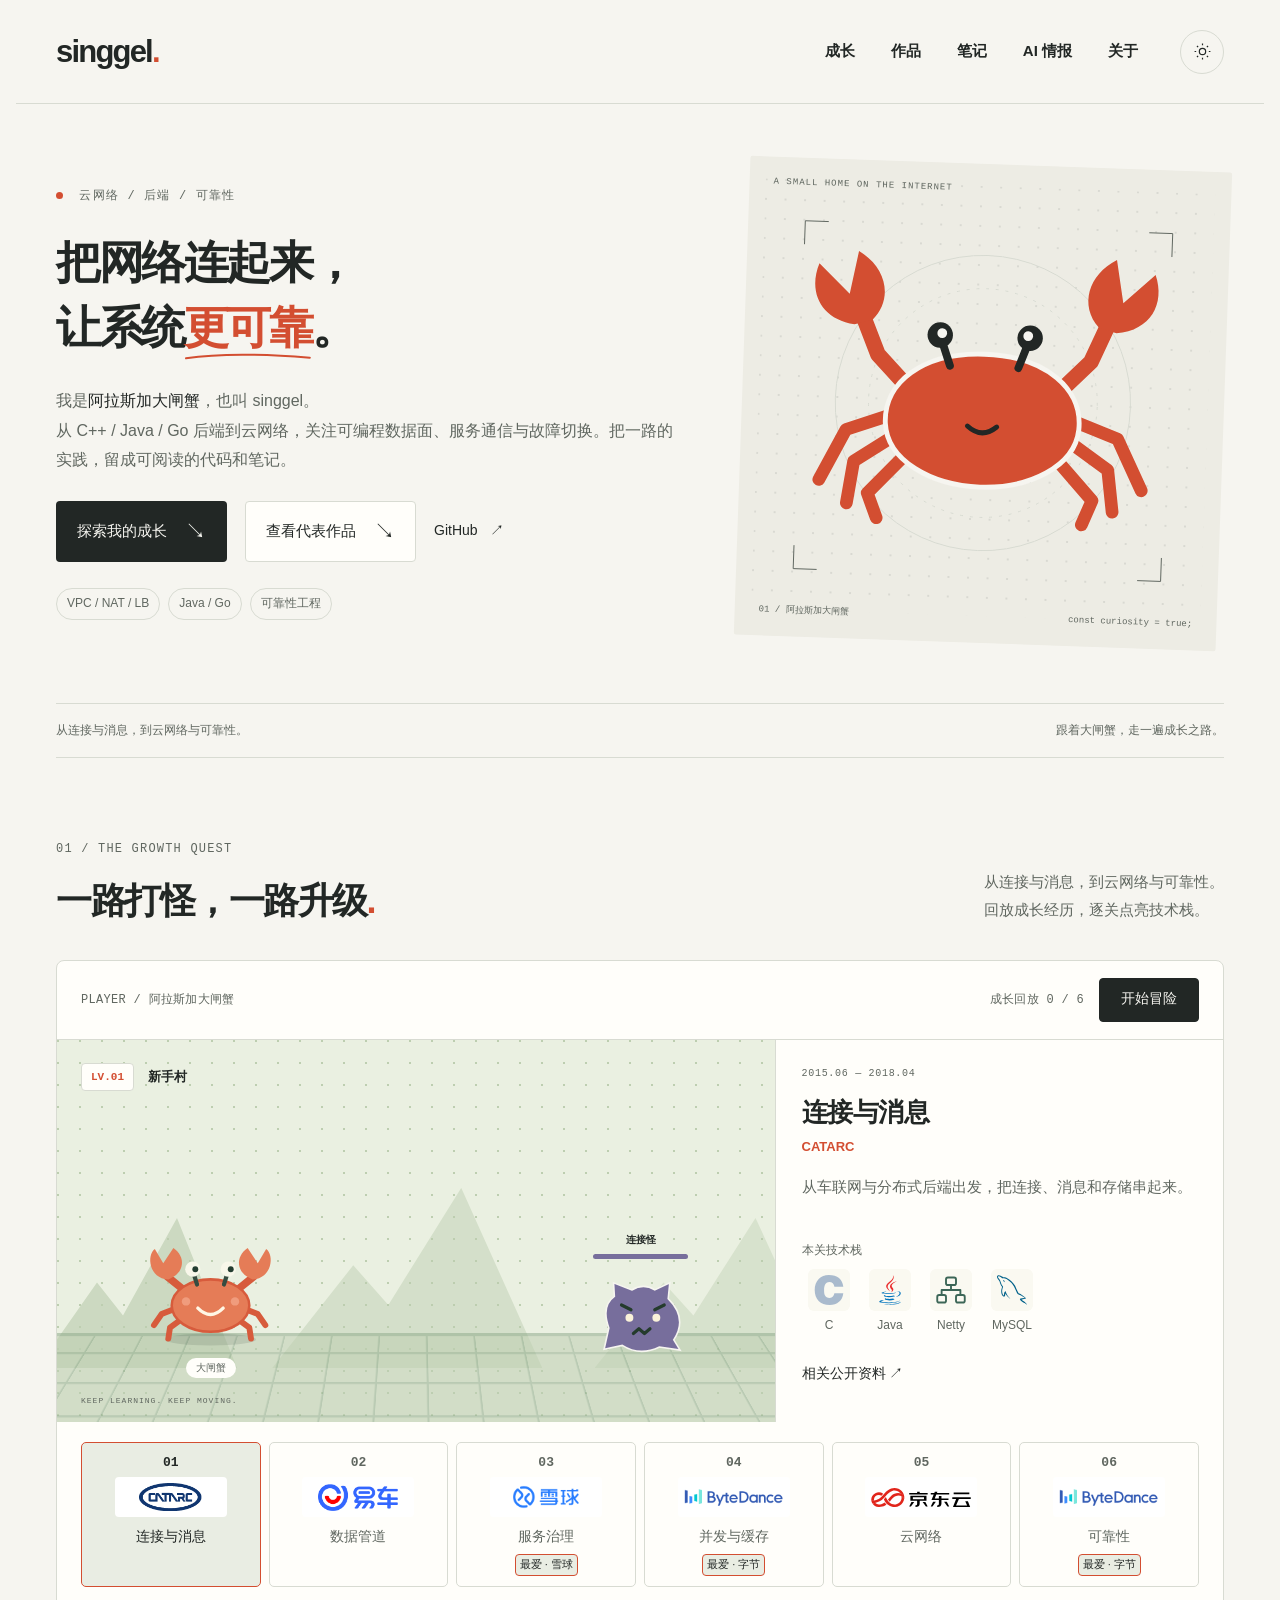
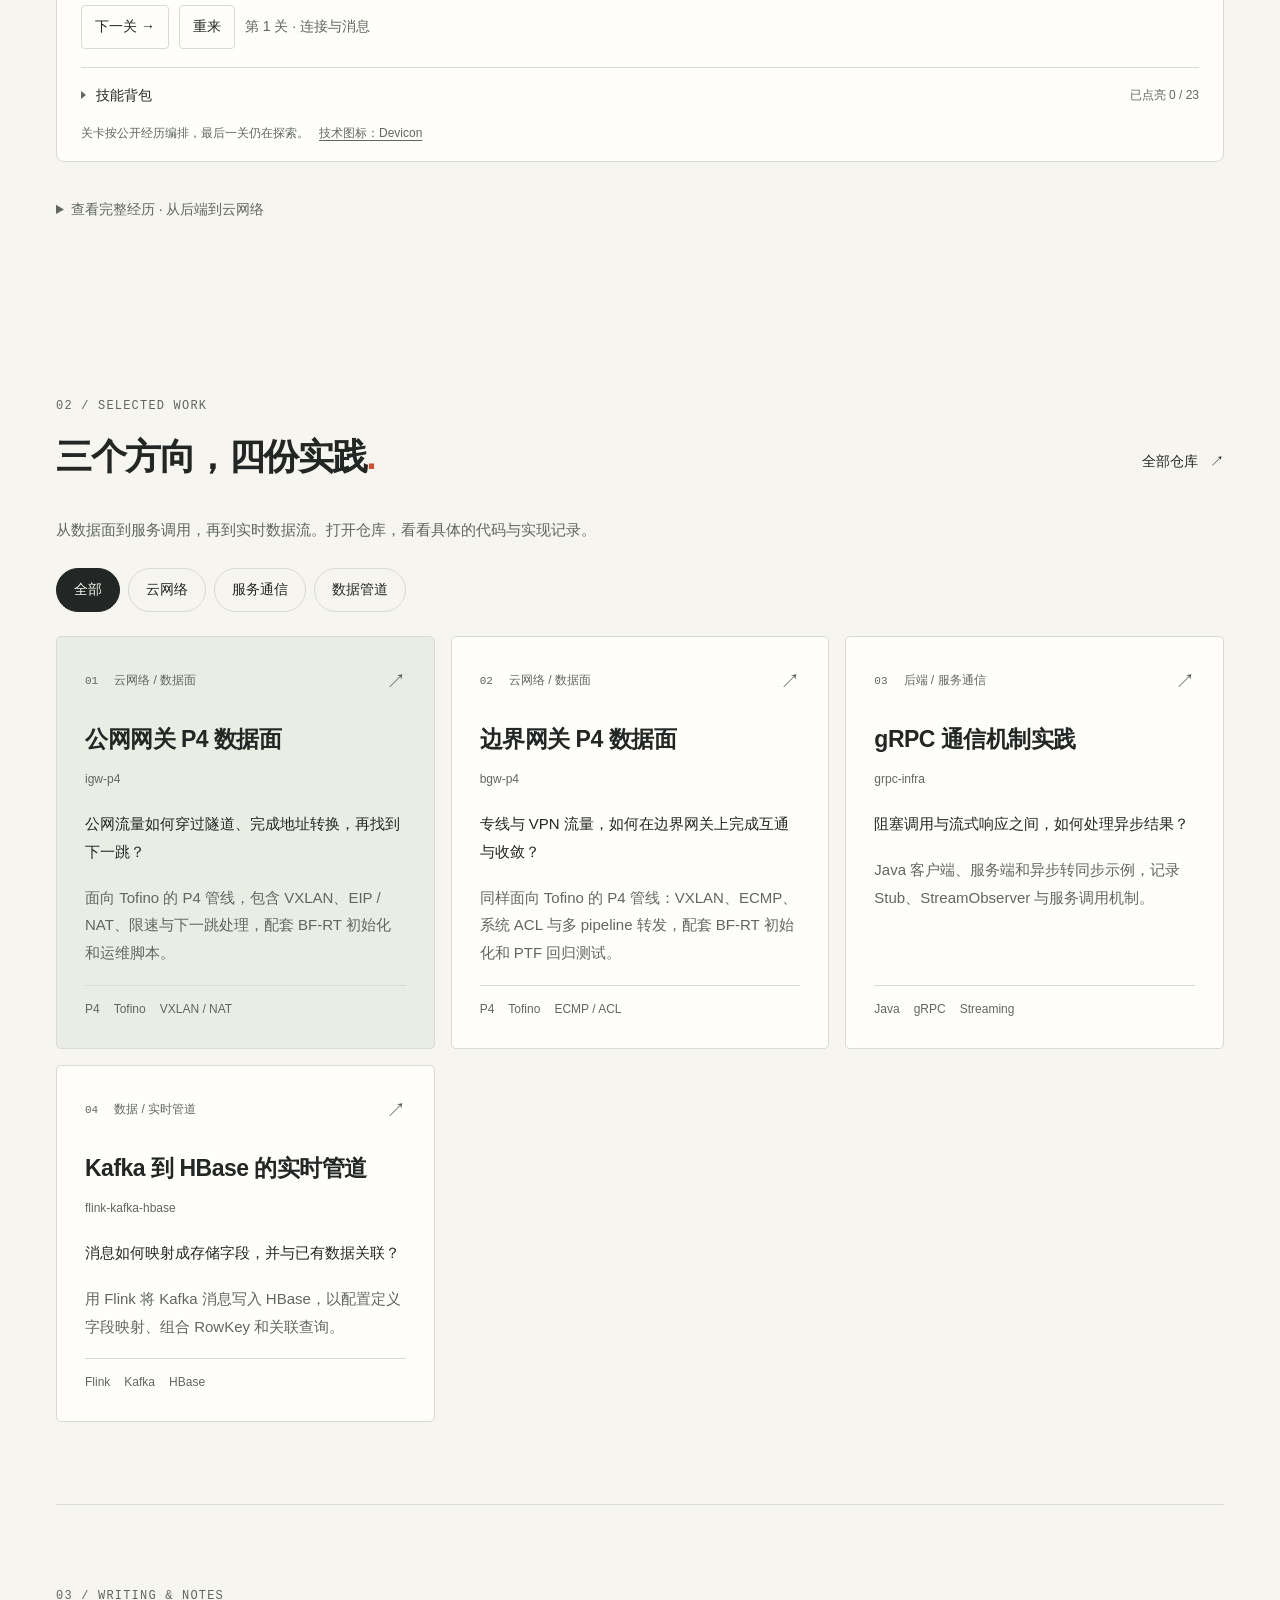
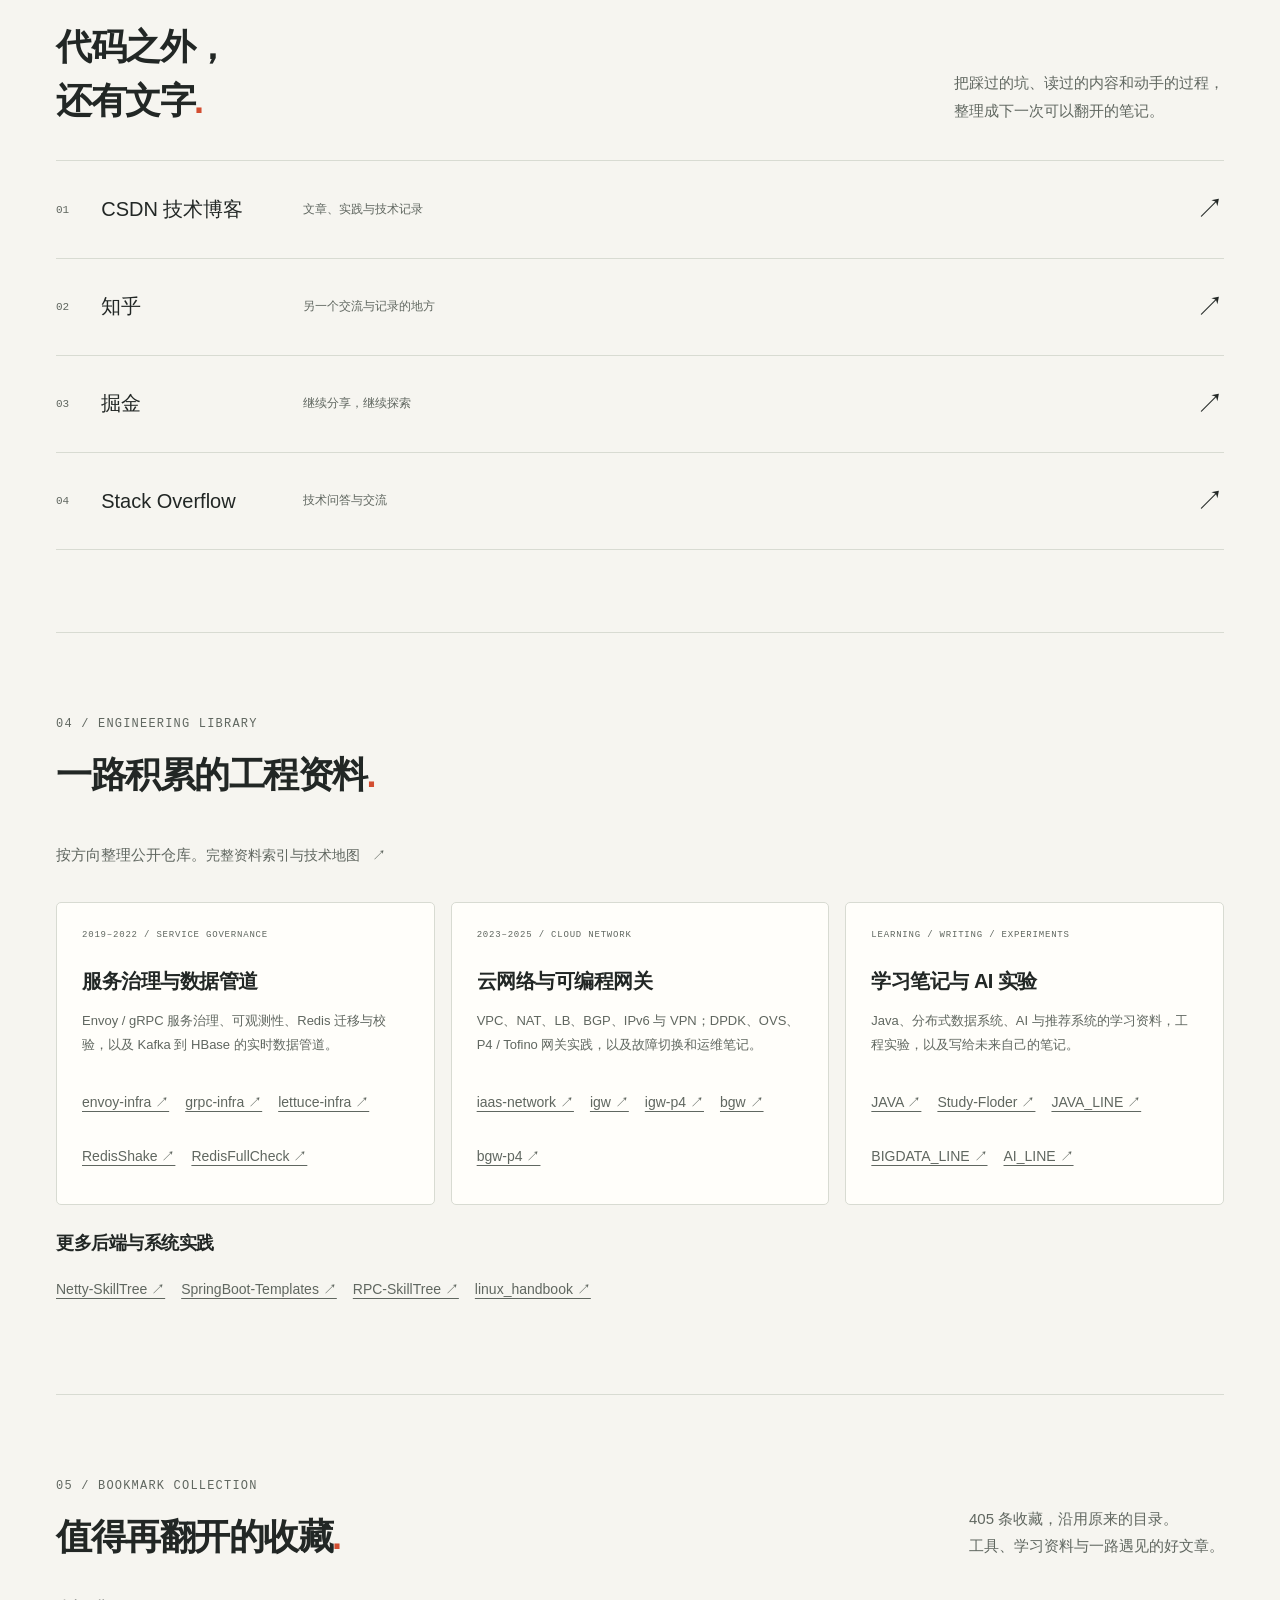
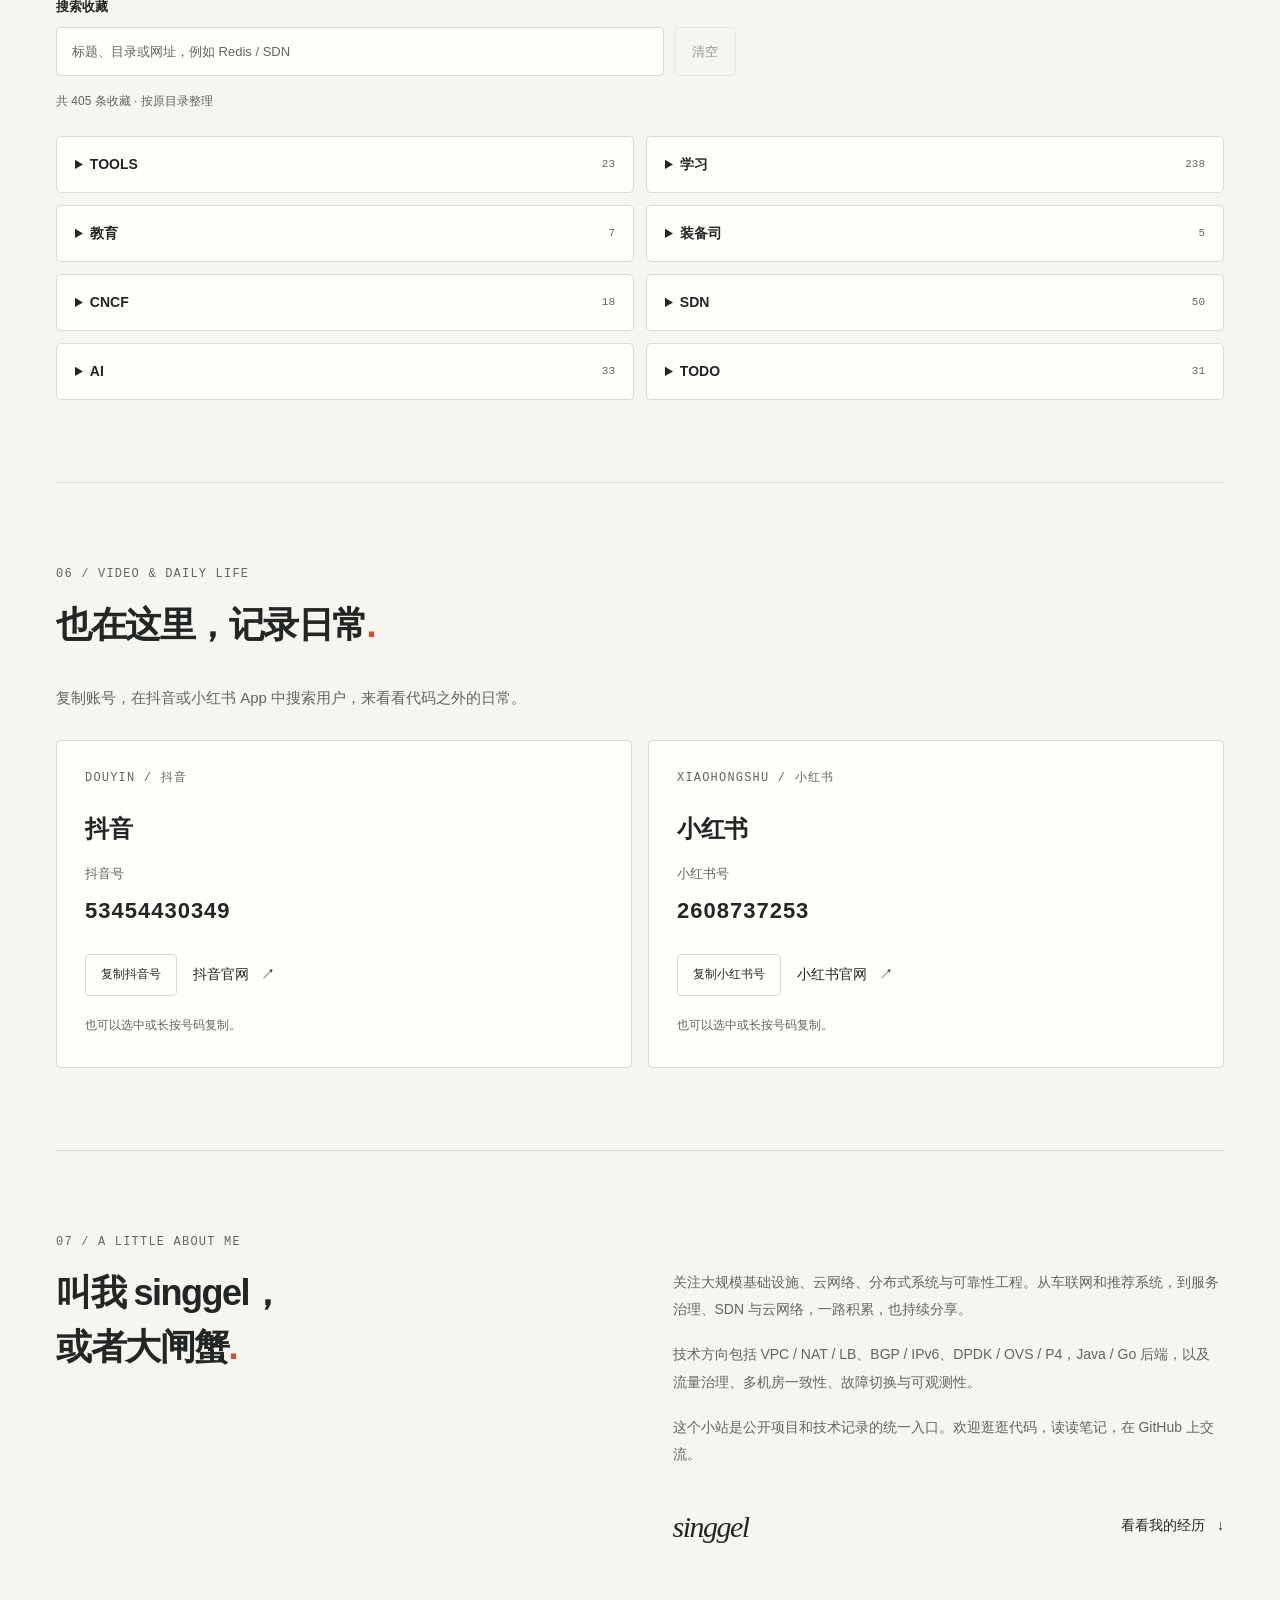
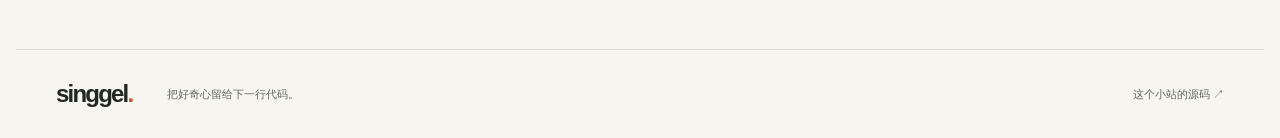
<file: index.html>
<!doctype html>
<html lang="zh-CN">
  <head>
    <meta charset="utf-8">
    <meta name="viewport" content="width=device-width, initial-scale=1">
    <meta name="color-scheme" content="light dark">
    <meta name="theme-color" content="#f6f5f0">
    <meta name="description" content="阿拉斯加大闸蟹（singgel）：云网络、Go / Java 后端与可靠性工程。探索成长冒险、公开作品和技术笔记。">
    <meta property="og:title" content="singgel · 阿拉斯加大闸蟹">
    <meta property="og:description" content="把网络连起来，让系统更可靠。云网络、后端与可靠性工程的成长记录。">
    <meta property="og:type" content="website">
    <meta property="og:url" content="https://singgel.github.io/">
    <meta property="og:image" content="https://singgel.github.io/assets/og-image.png">
    <meta property="og:locale" content="zh_CN">
    <meta name="twitter:card" content="summary_large_image">
    <meta name="twitter:title" content="singgel · 阿拉斯加大闸蟹">
    <meta name="twitter:description" content="把网络连起来，让系统更可靠。云网络、后端与可靠性工程的成长记录。">
    <meta name="twitter:image" content="https://singgel.github.io/assets/og-image.png">
    <link rel="canonical" href="https://singgel.github.io/">
    <link rel="icon" href="assets/favicon.svg" type="image/svg+xml">
    <link rel="stylesheet" href="assets/style.css?v=f806f96ed359">
    <link rel="stylesheet" href="assets/growth.css?v=3eb1054dad63">
    <script src="assets/app.js?v=8a101b7a5d00" defer></script>
    <script src="assets/bookmarks.js?v=2ac95a73a088" defer></script>
    <script src="assets/socials.js?v=06faa0fc8fcc" defer></script>
    <script src="assets/growth.js?v=bdbe04a3a431" defer></script>
    <title>singgel · 阿拉斯加大闸蟹</title>
    <script type="application/ld+json">
    {"@context":"https://schema.org","@type":"Person","name":"阿拉斯加大闸蟹","alternateName":"singgel","url":"https://singgel.github.io/","email":"mailto:18670310+singgel@users.noreply.github.com","jobTitle":"Infrastructure / Cloud Network Engineer","knowsAbout":["Cloud Network","P4 Programmable Data Plane","SDN","Backend Engineering","Reliability Engineering"],"sameAs":["https://github.com/singgel","https://blog.csdn.net/singgel/","https://www.zhihu.com/people/gexingyumi/posts","https://juejin.cn/user/4055442887022119","https://stackoverflow.com/users/10727010/singgel"]}
    </script>
  </head>
  <body>
    <a class="skip-link" href="#main">跳到正文</a>
    <header class="site-header">
      <a class="wordmark" href="#" aria-label="singgel，返回顶部">singgel<span>.</span></a>
      <nav aria-label="主导航">
        <a href="#journey">成长</a>
        <a href="#projects">作品</a>
        <a href="#notes">笔记</a>
        <a href="ai.html">AI 情报</a>
        <a href="#about">关于</a>
      </nav>
      <button class="theme-toggle" type="button" aria-label="切换到深色主题" aria-pressed="false" hidden>
        <svg class="sun" viewBox="0 0 24 24" fill="none" stroke="currentColor" stroke-width="1.5" aria-hidden="true"><circle cx="12" cy="12" r="4"/><path d="M12 2v2m0 16v2M2 12h2m16 0h2M5 5l1.5 1.5m11 11L19 19M5 19l1.5-1.5m11-11L19 5"/></svg>
        <svg class="moon" viewBox="0 0 24 24" fill="none" stroke="currentColor" stroke-width="1.5" aria-hidden="true"><path d="M20.5 14A8.6 8.6 0 0 1 10 3.5 8.6 8.6 0 1 0 20.5 14Z"/></svg>
      </button>
    </header>

    <main id="main">
      <section class="hero" aria-labelledby="hero-title">
        <div class="hero-copy">
          <p class="eyebrow"><span class="status-dot"></span> 云网络 / 后端 / 可靠性</p>
          <h1 id="hero-title">把网络连起来，<br>让系统<span class="accent-word">更可靠<svg viewBox="0 0 190 12" aria-hidden="true"><path d="M3 8C48 1 111 1 187 7"/></svg></span>。</h1>
          <p class="hero-intro">我是<strong>阿拉斯加大闸蟹</strong>，也叫 singgel。<br>从 C++ / Java / Go 后端到云网络，关注可编程数据面、服务通信与故障切换。把一路的实践，留成可阅读的代码和笔记。</p>
          <div class="hero-actions">
            <a class="button button-dark" href="#journey">探索我的成长 <span aria-hidden="true">↘</span></a>
            <a class="button button-outline" href="#projects">查看代表作品 <span aria-hidden="true">↘</span></a>
            <a class="text-link" href="https://github.com/singgel" target="_blank" rel="noopener noreferrer">GitHub <span aria-hidden="true">↗</span></a>
          </div>
          <ul class="hero-topics" aria-label="技术方向"><li>VPC / NAT / LB</li><li>Java / Go</li><li>可靠性工程</li></ul>
        </div>
        <div class="hero-art" aria-hidden="true">
          <div class="art-label">A SMALL HOME ON THE INTERNET</div>
          <svg class="crab" viewBox="0 0 460 440" fill="none">
            <defs><pattern id="dots" width="20" height="20" patternUnits="userSpaceOnUse"><circle cx="1" cy="1" r="1" fill="currentColor" opacity=".13"/></pattern></defs>
            <rect width="460" height="440" fill="url(#dots)"/>
            <circle cx="230" cy="222" r="151" class="orbit"/>
            <circle cx="230" cy="222" r="117" class="orbit inner"/>
            <path d="m151 232-60 22-26 52m88-56-53 36-6 43m60-53-39 42 10 25M309 232l60 22 26 52m-88-56 53 36 6 43m-60-53 39 42-10 25" class="crab-legs"/>
            <path d="m163 219-42-43-20-47m196 90 42-43 20-47" class="crab-arms"/>
            <path d="M96 146c-35-4-49-32-38-61l32 30 8-44c29 16 37 48 16 70Z" class="crab-fill"/>
            <path d="M364 146c35-4 49-32 38-61l-32 30-8-44c-29 16-37 48-16 70Z" class="crab-fill"/>
            <path d="M230 172c64 0 102 33 99 74-3 38-49 62-99 62s-96-24-99-62c-3-41 35-74 99-74Z" class="crab-fill body"/>
            <path d="m195 185-9-25m79 25 9-25" class="eye-stems"/>
            <circle cx="184" cy="154" r="13" class="eye"/><circle cx="276" cy="154" r="13" class="eye"/>
            <circle cx="186" cy="152" r="5" fill="#f6f5f0"/><circle cx="274" cy="152" r="5" fill="#f6f5f0"/>
            <path d="M215 246q15 13 30 0" class="smile"/>
            <path d="M42 42h24M42 42v24m376-24h-24m24 0v24M42 398h24m-24 0v-24m376 24h-24m24 0v-24" class="crop-marks"/>
          </svg>
          <div class="art-caption"><span>01 / 阿拉斯加大闸蟹</span><span>const curiosity = true;</span></div>
        </div>
      </section>

      <div class="section-divider"><span>从连接与消息，到云网络与可靠性。</span><span>跟着大闸蟹，走一遍成长之路。</span></div>

      <section class="journey section" id="journey" aria-labelledby="journey-title">
        <div class="section-heading"><div><p class="eyebrow">01 / THE GROWTH QUEST</p><h2 id="journey-title">一路打怪，一路升级<span class="small-dot">.</span></h2></div><p class="section-description">从连接与消息，到云网络与可靠性。<br>回放成长经历，逐关点亮技术栈。</p></div>
        <div class="growth-adventure" id="growth-adventure" data-phase="ready" data-playing="false" data-stage="0" hidden>
          <div class="growth-topline"><span>PLAYER / 阿拉斯加大闸蟹</span><span id="growth-progress">成长回放 0 / 6</span><button class="growth-play" id="growth-play" type="button">开始冒险</button></div>
          <div class="growth-main">
            <div class="growth-scene" id="growth-scene" role="img" aria-label="新手村：大闸蟹迎战连接怪">
              <div class="growth-world-title"><span class="growth-level" id="growth-level">LV.01</span><span id="growth-land">新手村</span></div>
              <p class="growth-favorite" id="growth-favorite" hidden></p>
              <div class="growth-mountains" aria-hidden="true"><i></i><i></i><i></i></div>
              <div class="growth-ground" aria-hidden="true"></div>
              <div class="growth-player"><img src="assets/growth-crab.svg" width="160" height="130" alt=""><span>大闸蟹</span></div>
              <span class="growth-strike" aria-hidden="true">✦</span>
              <div class="growth-enemy">
                <div class="growth-hp"><span id="growth-boss">连接怪</span><i></i></div>
                <svg viewBox="0 0 120 120" aria-hidden="true"><path class="growth-enemy-body" d="M20 77Q10 49 27 37l-1-17 23 9q15-9 29 0l19-9-2 20q25 25 7 52l8 13-26-4q-25 12-47-2l-23 5Z"/><path class="growth-enemy-eyes" d="m36 48 12 6m30 0 12-6"/><circle cx="46" cy="64" r="5"/><circle cx="80" cy="64" r="5"/><path class="growth-enemy-mouth" d="m51 84 7-6 7 6 7-6"/></svg>
              </div>
              <span class="growth-loot" id="growth-loot" aria-hidden="true">✧ SKILL GET!</span>
              <span class="growth-scene-caption" aria-hidden="true">KEEP LEARNING. KEEP MOVING.</span>
            </div>
            <div class="growth-quest">
              <p class="eyebrow" id="growth-period">2015.06 — 2018.04</p>
              <h3 id="growth-title">连接与消息</h3>
              <p class="growth-place" id="growth-place">CATARC</p>
              <p class="growth-description" id="growth-description">从车联网与分布式后端出发，把连接、消息和存储串起来。</p>
              <p class="growth-loadout-label">本关技术栈</p>
              <ul class="growth-loadout" id="growth-loadout" aria-label="本关技术栈"></ul>
              <a class="text-link" id="growth-source" href="https://github.com/singgel/Netty-SkillTree" target="_blank" rel="noopener noreferrer">相关公开资料 ↗</a>
            </div>
          </div>
          <div class="growth-route" role="group" aria-label="选择成长关卡">
              <button type="button" data-growth-stage="0" aria-pressed="true"><span>01</span><span class="growth-company-logo growth-company-logo-catarc" role="img" aria-label="中汽中心 CATARC"></span>连接与消息</button>
            <button type="button" data-growth-stage="1" aria-pressed="false"><span>02</span><span class="growth-company-logo growth-company-logo-yiche" role="img" aria-label="易车"></span>数据管道</button>
            <button type="button" data-growth-stage="2" aria-pressed="false"><span>03</span><img class="growth-company-logo" src="assets/companies/xueqiu-color.png" alt="雪球" width="112" height="40">服务治理<small class="growth-company-marker">最爱 · 雪球</small></button>
            <button type="button" data-growth-stage="3" aria-pressed="false"><span>04</span><img class="growth-company-logo" src="assets/companies/bytedance-color.png" alt="字节跳动" width="112" height="40">并发与缓存<small class="growth-company-marker">最爱 · 字节</small></button>
            <button type="button" data-growth-stage="4" aria-pressed="false"><span>05</span><img class="growth-company-logo" src="assets/companies/jdcloud-official.svg" alt="京东云" width="112" height="40">云网络</button>
            <button type="button" data-growth-stage="5" aria-pressed="false"><span>06</span><img class="growth-company-logo" src="assets/companies/bytedance-color.png" alt="字节跳动" width="112" height="40">可靠性<small class="growth-company-marker">最爱 · 字节</small></button>
          </div>
          <div class="growth-controls"><button id="growth-next" type="button">下一关 →</button><button id="growth-restart" type="button">重来</button><p id="growth-status" role="status" aria-live="polite" aria-atomic="true">第 1 关 · 连接与消息</p></div>
          <details class="growth-bag"><summary><span>技能背包</span><span id="growth-skill-count">已点亮 0 / 23</span></summary><ul class="growth-inventory" id="growth-inventory" aria-label="技能点亮记录"></ul></details>
          <p class="growth-note">关卡按公开经历编排，最后一关仍在探索。<a href="https://github.com/devicons/devicon" target="_blank" rel="noopener noreferrer">技术图标：Devicon</a></p>
        </div>
        <details class="growth-history" id="growth-history" open><summary>查看完整经历 · 从后端到云网络</summary>
        <ol class="career-timeline">
          <li><p class="career-period">2015.06 — 2018.04</p><div><h3>CATARC</h3><p>车联网与分布式后端基础 · C / Java / Netty / MySQL</p></div></li>
          <li><p class="career-period">2018.05 — 2019.04</p><div><h3>易车 · 大数据</h3><p>推荐系统重构与数据管道 · Java / Kafka / HBase / Redis</p></div></li>
          <li><p class="career-period">2019.04 — 2022.03</p><div><h3>雪球 · 基础设施</h3><p>服务治理、中间件平台、可观测性与基础设施工具 · Spring Cloud / gRPC / Envoy</p></div></li>
          <li><p class="career-period">2022.04 — 2022.06</p><div><h3>字节跳动 · People Platform</h3><p>HR 中台服务重构与高并发缓存 · Go / Java / Kitex / Redis / MySQL</p></div></li>
          <li><p class="career-period">2022.07 — 2026.04</p><div><h3>京东云 · IaaS 网络</h3><p>SDN 控制面、云网络可靠性与可编程网关 · Go / Java / P4 / BGP / DPDK / OVS</p></div></li>
          <li><p class="career-period">2026.05 — 至今</p><div><h3>字节跳动 · Data DCS</h3><p>分布式云服务与基础设施工程 · 云网络 / 后端 / 可靠性</p></div></li>
        </ol>
        </details>
      </section>

      <section class="projects section" id="projects" aria-labelledby="projects-title">
        <div class="section-heading">
          <div><p class="eyebrow">02 / SELECTED WORK</p><h2 id="projects-title">三个方向，四份实践<span class="small-dot">.</span></h2></div>
          <a class="text-link" href="https://github.com/singgel?tab=repositories" target="_blank" rel="noopener noreferrer">全部仓库 <span aria-hidden="true">↗</span></a>
        </div>
        <p class="section-description">从数据面到服务调用，再到实时数据流。打开仓库，看看具体的代码与实现记录。</p>
        <div class="filters" role="group" aria-label="筛选项目" hidden>
          <button type="button" data-filter="all" aria-pressed="true">全部</button>
          <button type="button" data-filter="network" aria-pressed="false">云网络</button>
          <button type="button" data-filter="backend" aria-pressed="false">服务通信</button>
          <button type="button" data-filter="data" aria-pressed="false">数据管道</button>
        </div>
        <p class="sr-only" id="project-status" role="status" aria-live="polite"></p>
        <div class="project-grid">
          <article class="project-card featured" data-category="network">
            <div class="card-top"><span class="project-number">01</span><span class="tag">云网络 / 数据面</span><span class="card-arrow" aria-hidden="true">↗</span></div>
            <h3><a href="https://github.com/singgel/igw-p4" target="_blank" rel="noopener noreferrer">公网网关 P4 数据面<span class="sr-only"> · igw-p4，在新窗口打开</span></a></h3>
            <p class="project-repo">igw-p4</p>
            <p>公网流量如何穿过隧道、完成地址转换，再找到下一跳？</p>
            <p class="project-detail">面向 Tofino 的 P4 管线，包含 VXLAN、EIP / NAT、限速与下一跳处理，配套 BF-RT 初始化和运维脚本。</p>
            <div class="card-bottom"><span>P4</span><span>Tofino</span><span>VXLAN / NAT</span></div>
          </article>
          <article class="project-card" data-category="network">
            <div class="card-top"><span class="project-number">02</span><span class="tag">云网络 / 数据面</span><span class="card-arrow" aria-hidden="true">↗</span></div>
            <h3><a href="https://github.com/singgel/bgw-p4" target="_blank" rel="noopener noreferrer">边界网关 P4 数据面<span class="sr-only"> · bgw-p4，在新窗口打开</span></a></h3>
            <p class="project-repo">bgw-p4</p>
            <p>专线与 VPN 流量，如何在边界网关上完成互通与收敛？</p>
            <p class="project-detail">同样面向 Tofino 的 P4 管线：VXLAN、ECMP、系统 ACL 与多 pipeline 转发，配套 BF-RT 初始化和 PTF 回归测试。</p>
            <div class="card-bottom"><span>P4</span><span>Tofino</span><span>ECMP / ACL</span></div>
          </article>
          <article class="project-card" data-category="backend">
            <div class="card-top"><span class="project-number">03</span><span class="tag">后端 / 服务通信</span><span class="card-arrow" aria-hidden="true">↗</span></div>
            <h3><a href="https://github.com/singgel/grpc-infra" target="_blank" rel="noopener noreferrer">gRPC 通信机制实践<span class="sr-only"> · grpc-infra，在新窗口打开</span></a></h3>
            <p class="project-repo">grpc-infra</p>
            <p>阻塞调用与流式响应之间，如何处理异步结果？</p>
            <p class="project-detail">Java 客户端、服务端和异步转同步示例，记录 Stub、StreamObserver 与服务调用机制。</p>
            <div class="card-bottom"><span>Java</span><span>gRPC</span><span>Streaming</span></div>
          </article>
          <article class="project-card" data-category="data">
            <div class="card-top"><span class="project-number">04</span><span class="tag">数据 / 实时管道</span><span class="card-arrow" aria-hidden="true">↗</span></div>
            <h3><a href="https://github.com/singgel/flink-kafka-hbase" target="_blank" rel="noopener noreferrer">Kafka 到 HBase 的实时管道<span class="sr-only"> · flink-kafka-hbase，在新窗口打开</span></a></h3>
            <p class="project-repo">flink-kafka-hbase</p>
            <p>消息如何映射成存储字段，并与已有数据关联？</p>
            <p class="project-detail">用 Flink 将 Kafka 消息写入 HBase，以配置定义字段映射、组合 RowKey 和关联查询。</p>
            <div class="card-bottom"><span>Flink</span><span>Kafka</span><span>HBase</span></div>
          </article>
        </div>
      </section>

      <section class="notes section" id="notes" aria-labelledby="notes-title">
        <div class="section-heading"><div><p class="eyebrow">03 / WRITING & NOTES</p><h2 id="notes-title">代码之外，<br>还有文字<span class="small-dot">.</span></h2></div><p class="section-description">把踩过的坑、读过的内容和动手的过程，<br>整理成下一次可以翻开的笔记。</p></div>
        <a class="writing-link" href="https://blog.csdn.net/singgel/" target="_blank" rel="noopener noreferrer"><div><span class="channel-index">01</span><span class="channel-title">CSDN 技术博客</span><span class="channel-description">文章、实践与技术记录</span></div><span class="writing-arrow" aria-hidden="true">↗</span></a>
        <a class="writing-link" href="https://www.zhihu.com/people/gexingyumi/posts" target="_blank" rel="noopener noreferrer"><div><span class="channel-index">02</span><span class="channel-title">知乎</span><span class="channel-description">另一个交流与记录的地方</span></div><span class="writing-arrow" aria-hidden="true">↗</span></a>
        <a class="writing-link" href="https://juejin.cn/user/4055442887022119" target="_blank" rel="noopener noreferrer"><div><span class="channel-index">03</span><span class="channel-title">掘金</span><span class="channel-description">继续分享，继续探索</span></div><span class="writing-arrow" aria-hidden="true">↗</span></a>
        <a class="writing-link" href="https://stackoverflow.com/users/10727010/singgel" target="_blank" rel="noopener noreferrer"><div><span class="channel-index">04</span><span class="channel-title">Stack Overflow</span><span class="channel-description">技术问答与交流</span></div><span class="writing-arrow" aria-hidden="true">↗</span></a>
      </section>

      <section class="library section" id="library" aria-labelledby="library-title">
        <div class="section-heading"><div><p class="eyebrow">04 / ENGINEERING LIBRARY</p><h2 id="library-title">一路积累的工程资料<span class="small-dot">.</span></h2></div></div>
        <p class="section-description">按方向整理公开仓库。<a class="text-link" href="https://github.com/singgel/singgel.github.io/blob/master/docs/profile.md" target="_blank" rel="noopener noreferrer">完整资料索引与技术地图 <span aria-hidden="true">↗</span></a></p>
        <div class="library-grid">
          <article class="library-card"><p class="eyebrow">2019–2022 / SERVICE GOVERNANCE</p><h3>服务治理与数据管道</h3><p>Envoy / gRPC 服务治理、可观测性、Redis 迁移与校验，以及 Kafka 到 HBase 的实时数据管道。</p><ul class="repository-links">
            <li><a href="https://github.com/singgel/envoy-infra" target="_blank" rel="noopener noreferrer">envoy-infra ↗</a></li><li><a href="https://github.com/singgel/grpc-infra" target="_blank" rel="noopener noreferrer">grpc-infra ↗</a></li><li><a href="https://github.com/singgel/lettuce-infra" target="_blank" rel="noopener noreferrer">lettuce-infra ↗</a></li><li><a href="https://github.com/singgel/RedisShake" target="_blank" rel="noopener noreferrer">RedisShake ↗</a></li><li><a href="https://github.com/singgel/RedisFullCheck" target="_blank" rel="noopener noreferrer">RedisFullCheck ↗</a></li>
          </ul></article>
          <article class="library-card"><p class="eyebrow">2023–2025 / CLOUD NETWORK</p><h3>云网络与可编程网关</h3><p>VPC、NAT、LB、BGP、IPv6 与 VPN；DPDK、OVS、P4 / Tofino 网关实践，以及故障切换和运维笔记。</p><ul class="repository-links">
            <li><a href="https://github.com/singgel/iaas-network" target="_blank" rel="noopener noreferrer">iaas-network ↗</a></li><li><a href="https://github.com/singgel/igw" target="_blank" rel="noopener noreferrer">igw ↗</a></li><li><a href="https://github.com/singgel/igw-p4" target="_blank" rel="noopener noreferrer">igw-p4 ↗</a></li><li><a href="https://github.com/singgel/bgw" target="_blank" rel="noopener noreferrer">bgw ↗</a></li><li><a href="https://github.com/singgel/bgw-p4" target="_blank" rel="noopener noreferrer">bgw-p4 ↗</a></li>
          </ul></article>
          <article class="library-card"><p class="eyebrow">LEARNING / WRITING / EXPERIMENTS</p><h3>学习笔记与 AI 实验</h3><p>Java、分布式数据系统、AI 与推荐系统的学习资料，工程实验，以及写给未来自己的笔记。</p><ul class="repository-links">
            <li><a href="https://github.com/singgel/JAVA" target="_blank" rel="noopener noreferrer">JAVA ↗</a></li><li><a href="https://github.com/singgel/Study-Floder" target="_blank" rel="noopener noreferrer">Study-Floder ↗</a></li><li><a href="https://github.com/singgel/JAVA_LINE" target="_blank" rel="noopener noreferrer">JAVA_LINE ↗</a></li><li><a href="https://github.com/singgel/BIGDATA_LINE" target="_blank" rel="noopener noreferrer">BIGDATA_LINE ↗</a></li><li><a href="https://github.com/singgel/AI_LINE" target="_blank" rel="noopener noreferrer">AI_LINE ↗</a></li>
          </ul></article>
        </div>
        <div class="library-more"><h3>更多后端与系统实践</h3><ul class="repository-links">
            <li><a href="https://github.com/singgel/Netty-SkillTree" target="_blank" rel="noopener noreferrer">Netty-SkillTree ↗</a></li><li><a href="https://github.com/singgel/SpringBoot-Templates" target="_blank" rel="noopener noreferrer">SpringBoot-Templates ↗</a></li><li><a href="https://github.com/singgel/RPC-SkillTree" target="_blank" rel="noopener noreferrer">RPC-SkillTree ↗</a></li><li><a href="https://github.com/singgel/linux_handbook" target="_blank" rel="noopener noreferrer">linux_handbook ↗</a></li>
        </ul></div>
      </section>

      <section class="bookmarks section" id="bookmarks" aria-labelledby="bookmarks-title">
        <div class="section-heading"><div><p class="eyebrow">05 / BOOKMARK COLLECTION</p><h2 id="bookmarks-title">值得再翻开的收藏<span class="small-dot">.</span></h2></div><p class="section-description"><span id="bookmark-total">405</span> 条收藏，沿用原来的目录。<br>工具、学习资料与一路遇见的好文章。</p></div>
        <div class="bookmark-search" hidden>
          <label for="bookmark-query">搜索收藏</label>
          <div class="bookmark-search-controls"><input id="bookmark-query" type="search" placeholder="标题、目录或网址，例如 Redis / SDN" autocomplete="off" aria-controls="bookmark-tree"><button class="bookmark-clear" type="button" disabled>清空</button></div>
        </div>
        <p class="bookmark-status" role="status" aria-live="polite">按目录展开，查看收藏。</p>
        <p class="bookmark-empty" hidden>没有找到匹配的收藏，换个关键词试试。</p>
        <ul class="bookmark-tree" id="bookmark-tree">
<!-- BOOKMARKS:START -->
<li class="bookmark-group"><details class="bookmark-folder" id="bookmark-folder-1"><summary><span>TOOLS</span><span class="bookmark-count">23</span></summary><ul><li class="bookmark-item" data-folder="TOOLS"><a href="http://naotu.baidu.com/home" target="_blank" rel="noopener noreferrer"><span class="bookmark-name">百度脑图－便捷的思维工具</span><span class="bookmark-domain">naotu.baidu.com ↗</span></a></li>
<li class="bookmark-item" data-folder="TOOLS"><a href="https://shimo.im/dashboard/updated" target="_blank" rel="noopener noreferrer"><span class="bookmark-name">最近更新 - 石墨文档</span><span class="bookmark-domain">shimo.im ↗</span></a></li>
<li class="bookmark-item" data-folder="TOOLS"><a href="https://go.gliffy.com/go/html5/launch" target="_blank" rel="noopener noreferrer"><span class="bookmark-name">Gliffy Editor - Online</span><span class="bookmark-domain">go.gliffy.com ↗</span></a></li>
<li class="bookmark-item" data-folder="TOOLS"><a href="https://www.processon.com/diagrams" target="_blank" rel="noopener noreferrer"><span class="bookmark-name">ProcessOn - 我的文件</span><span class="bookmark-domain">www.processon.com ↗</span></a></li>
<li class="bookmark-item" data-folder="TOOLS"><a href="https://git-lfs.github.com/" target="_blank" rel="noopener noreferrer"><span class="bookmark-name">Git Large File Storage | Git Large File Storage (LFS) replaces large files such as audio samples, videos, datasets, and graphics with text pointers inside Git, while storing the file contents on a remote server like GitHub.com or GitHub Enterprise.</span><span class="bookmark-domain">git-lfs.github.com ↗</span></a></li>
<li class="bookmark-item" data-folder="TOOLS"><a href="http://coolaf.com/tool/md" target="_blank" rel="noopener noreferrer"><span class="bookmark-name">在线编写markdown,预览,导出pdf,word,html,下载md-在线工具-postjson</span><span class="bookmark-domain">coolaf.com ↗</span></a></li>
<li class="bookmark-item" data-folder="TOOLS"><a href="https://www.ilovepdf.com/zh-cn/download/b9rtpxrk3Awzft27b3r73q0d037swbrgv29z8369lsdzwc8lqxx6rf87mnssdf0krAw5j71mm78phcgj3kdvwq01bv92h7jvw3Axnw75mylr3s3dy1bkAr8s9ykgszz217bhpqjdn5rpAmqhs6qzldpz6djpcb5sfxsptqg847nnvm4ld23q/4" target="_blank" rel="noopener noreferrer"><span class="bookmark-name">下载文件 | iLovePDF</span><span class="bookmark-domain">www.ilovepdf.com ↗</span></a></li>
<li class="bookmark-item" data-folder="TOOLS"><a href="https://tooltt.com/json/" target="_blank" rel="noopener noreferrer"><span class="bookmark-name">在线JSON格式化工具 - ToolTT在线工具箱</span><span class="bookmark-domain">tooltt.com ↗</span></a></li>
<li class="bookmark-item" data-folder="TOOLS"><a href="https://www.jinjing365.com/index.asp" target="_blank" rel="noopener noreferrer"><span class="bookmark-name">进京网-进京证摄像头位置分布地图-2020-2022年最新-外地车牌在北京-外地车牌在北京外地车在北京必备</span><span class="bookmark-domain">www.jinjing365.com ↗</span></a></li>
<li class="bookmark-item" data-folder="TOOLS"><a href="https://stackoverflow.com/users/10727010/singgel" target="_blank" rel="noopener noreferrer"><span class="bookmark-name">StackOverflow</span><span class="bookmark-domain">stackoverflow.com ↗</span></a></li>
<li class="bookmark-item" data-folder="TOOLS"><a href="https://leetcode-cn.com/problemset/all/" target="_blank" rel="noopener noreferrer"><span class="bookmark-name">LeetCode</span><span class="bookmark-domain">leetcode-cn.com ↗</span></a></li>
<li class="bookmark-item" data-folder="TOOLS"><a href="https://excalidraw.com/" target="_blank" rel="noopener noreferrer"><span class="bookmark-name">Excalidraw 画图工具</span><span class="bookmark-domain">excalidraw.com ↗</span></a></li>
<li class="bookmark-item" data-folder="TOOLS"><a href="https://neitui123.com/internet/" target="_blank" rel="noopener noreferrer"><span class="bookmark-name">万能的内推君</span><span class="bookmark-domain">neitui123.com ↗</span></a></li>
<li class="bookmark-item" data-folder="TOOLS"><a href="https://chat4.aichatos.xyz/#/chat/1695192890302" target="_blank" rel="noopener noreferrer"><span class="bookmark-name">AIchatOS</span><span class="bookmark-domain">chat4.aichatos.xyz ↗</span></a></li>
<li class="bookmark-item" data-folder="TOOLS"><a href="https://www.quora.com/" target="_blank" rel="noopener noreferrer"><span class="bookmark-name">Quora</span><span class="bookmark-domain">www.quora.com ↗</span></a></li>
<li class="bookmark-item" data-folder="TOOLS"><a href="https://blog.csdn.net/qq_51563725/article/details/133691727" target="_blank" rel="noopener noreferrer"><span class="bookmark-name">谷歌浏览器输入地址后http自动转https解决方法-CSDN博客</span><span class="bookmark-domain">blog.csdn.net ↗</span></a></li>
<li class="bookmark-item" data-folder="TOOLS"><a href="https://translate.volcengine.com/?category=&amp;home_language=zh&amp;source_language=detect&amp;target_language=en" target="_blank" rel="noopener noreferrer"><span class="bookmark-name">火山翻译 - 在线翻译</span><span class="bookmark-domain">translate.volcengine.com ↗</span></a></li>
<li class="bookmark-item" data-folder="TOOLS"><a href="https://www.diffchecker.com/" target="_blank" rel="noopener noreferrer"><span class="bookmark-name">Diffchecker - Compare text online to find the difference between two text files</span><span class="bookmark-domain">www.diffchecker.com ↗</span></a></li>
<li class="bookmark-item" data-folder="TOOLS"><a href="https://www.tiobe.com/tiobe-index/" target="_blank" rel="noopener noreferrer"><span class="bookmark-name">TIOBE Index - TIOBE</span><span class="bookmark-domain">www.tiobe.com ↗</span></a></li>
<li class="bookmark-item" data-folder="TOOLS"><a href="https://duibiao.info/post/4211" target="_blank" rel="noopener noreferrer"><span class="bookmark-name">互联网公司工作时长排行榜｜职级对标</span><span class="bookmark-domain">duibiao.info ↗</span></a></li>
<li class="bookmark-item" data-folder="TOOLS"><a href="https://www.bypass.cn/" target="_blank" rel="noopener noreferrer"><span class="bookmark-name">Bypass - 分流抢票</span><span class="bookmark-domain">www.bypass.cn ↗</span></a></li>
<li class="bookmark-item" data-folder="TOOLS"><a href="https://www.v2ex.com/" target="_blank" rel="noopener noreferrer"><span class="bookmark-name">V2EX</span><span class="bookmark-domain">www.v2ex.com ↗</span></a></li>
<li class="bookmark-item" data-folder="TOOLS"><a href="https://www.gankinterview.cn/docs" target="_blank" rel="noopener noreferrer"><span class="bookmark-name">使用指南 | 使用指南 | Gank Interview</span><span class="bookmark-domain">www.gankinterview.cn ↗</span></a></li></ul></details></li>
<li class="bookmark-group"><details class="bookmark-folder" id="bookmark-folder-2"><summary><span>学习</span><span class="bookmark-count">238</span></summary><ul><li class="bookmark-group"><details class="bookmark-folder" id="bookmark-folder-3"><summary><span>JVM</span><span class="bookmark-count">26</span></summary><ul><li class="bookmark-item" data-folder="学习 / JVM"><a href="https://coldwalker.com/2018/12/troubleshooter_directbytebuffer_memory_issue/" target="_blank" rel="noopener noreferrer"><span class="bookmark-name">DirectByteBuffer堆外内存溢出问题排查 - 凛冬夜行</span><span class="bookmark-domain">coldwalker.com ↗</span></a></li>
<li class="bookmark-item" data-folder="学习 / JVM"><a href="https://ifeve.com/%e6%89%8b%e6%92%95%e9%9d%a2%e8%af%95%e9%a2%98threadlocal%ef%bc%81%ef%bc%81%ef%bc%81/" target="_blank" rel="noopener noreferrer"><span class="bookmark-name">手撕面试题ThreadLocal！！！ | 并发编程网 – ifeve.com</span><span class="bookmark-domain">ifeve.com ↗</span></a></li>
<li class="bookmark-item" data-folder="学习 / JVM"><a href="https://www.allthingsdistributed.com/" target="_blank" rel="noopener noreferrer"><span class="bookmark-name">All Things Distributed - All Things Distributed</span><span class="bookmark-domain">www.allthingsdistributed.com ↗</span></a></li>
<li class="bookmark-item" data-folder="学习 / JVM"><a href="https://mp.weixin.qq.com/s/sA01gxC4EbgypCsQt5pVog" target="_blank" rel="noopener noreferrer"><span class="bookmark-name">从ReentrantLock的实现看AQS的原理及应用</span><span class="bookmark-domain">mp.weixin.qq.com ↗</span></a></li>
<li class="bookmark-item" data-folder="学习 / JVM"><a href="http://tutorials.jenkov.com/java-util-concurrent/readwritelock.html" target="_blank" rel="noopener noreferrer"><span class="bookmark-name">ReadWriteLock</span><span class="bookmark-domain">tutorials.jenkov.com ↗</span></a></li>
<li class="bookmark-item" data-folder="学习 / JVM"><a href="https://my.oschina.net/feichexia/blog/196575" target="_blank" rel="noopener noreferrer"><span class="bookmark-name">JVM性能调优监控工具jps、jstack、jmap、jhat、jstat、hprof使用详解 - 优雅先生的个人空间 - OSCHINA</span><span class="bookmark-domain">my.oschina.net ↗</span></a></li>
<li class="bookmark-item" data-folder="学习 / JVM"><a href="https://mp.weixin.qq.com/s/TmpQ-jynd2EfKEcp9pAPjA" target="_blank" rel="noopener noreferrer"><span class="bookmark-name">10 | Java线程（中）：创建多少线程才是合适的？</span><span class="bookmark-domain">mp.weixin.qq.com ↗</span></a></li>
<li class="bookmark-item" data-folder="学习 / JVM"><a href="http://calvin1978.blogcn.com/articles/java-threadpool.html" target="_blank" rel="noopener noreferrer"><span class="bookmark-name">Java ThreadPool的正确打开方式 | 江南白衣</span><span class="bookmark-domain">calvin1978.blogcn.com ↗</span></a></li>
<li class="bookmark-item" data-folder="学习 / JVM"><a href="http://tutorials.jenkov.com/java-concurrency/blocking-queues.html" target="_blank" rel="noopener noreferrer"><span class="bookmark-name">Blocking Queues</span><span class="bookmark-domain">tutorials.jenkov.com ↗</span></a></li>
<li class="bookmark-item" data-folder="学习 / JVM"><a href="https://fastthread.io/" target="_blank" rel="noopener noreferrer"><span class="bookmark-name">Smart Java thread dump analyzer - thread dump analysis in seconds</span><span class="bookmark-domain">fastthread.io ↗</span></a></li>
<li class="bookmark-item" data-folder="学习 / JVM"><a href="https://www.jianshu.com/p/f79b877c9611" target="_blank" rel="noopener noreferrer"><span class="bookmark-name">从硬件角度理解进程与线程 - 简书</span><span class="bookmark-domain">www.jianshu.com ↗</span></a></li>
<li class="bookmark-item" data-folder="学习 / JVM"><a href="https://www.jianshu.com/p/507f7e0cc3a3" target="_blank" rel="noopener noreferrer"><span class="bookmark-name">Arthas使用 - 简书</span><span class="bookmark-domain">www.jianshu.com ↗</span></a></li>
<li class="bookmark-item" data-folder="学习 / JVM"><a href="https://blog.huoding.com/2015/10/16/474" target="_blank" rel="noopener noreferrer"><span class="bookmark-name">手把手教你用Strace诊断问题 | 火丁笔记</span><span class="bookmark-domain">blog.huoding.com ↗</span></a></li>
<li class="bookmark-item" data-folder="学习 / JVM"><a href="https://gceasy.io/" target="_blank" rel="noopener noreferrer"><span class="bookmark-name">Universal JVM GC analyzer - Java Garbage collection log analysis made easy</span><span class="bookmark-domain">gceasy.io ↗</span></a></li>
<li class="bookmark-item" data-folder="学习 / JVM"><a href="https://segmentfault.com/a/1190000021195985" target="_blank" rel="noopener noreferrer"><span class="bookmark-name">jdk源码解析(juc)的锁-java中的锁ReetrentLock - 个人文章 - SegmentFault 思否</span><span class="bookmark-domain">segmentfault.com ↗</span></a></li>
<li class="bookmark-item" data-folder="学习 / JVM"><a href="https://zhuanlan.zhihu.com/p/137193948" target="_blank" rel="noopener noreferrer"><span class="bookmark-name">阿里面试官没想到，一个Volatile我能跟他扯半个小时 - 知乎</span><span class="bookmark-domain">zhuanlan.zhihu.com ↗</span></a></li>
<li class="bookmark-item" data-folder="学习 / JVM"><a href="https://www.cnblogs.com/skywang12345/p/3311275.html" target="_blank" rel="noopener noreferrer"><span class="bookmark-name">Java 集合系列18之 Iterator和Enumeration比较 - 如果天空不死 - 博客园</span><span class="bookmark-domain">www.cnblogs.com ↗</span></a></li>
<li class="bookmark-item" data-folder="学习 / JVM"><a href="https://mp.weixin.qq.com/s/ASrINfC8gHbYryIWSSwT_A" target="_blank" rel="noopener noreferrer"><span class="bookmark-name">Java内存泄漏、性能优化、宕机死锁的N种姿势</span><span class="bookmark-domain">mp.weixin.qq.com ↗</span></a></li>
<li class="bookmark-item" data-folder="学习 / JVM"><a href="https://www.cnblogs.com/zhaohongtian/p/6801638.html" target="_blank" rel="noopener noreferrer"><span class="bookmark-name">Disruptor深入解读 - 赵弘添 - 博客园</span><span class="bookmark-domain">www.cnblogs.com ↗</span></a></li>
<li class="bookmark-item" data-folder="学习 / JVM"><a href="https://mp.weixin.qq.com/s/VBz6f6wW0Rph5ZFMSfOREQ" target="_blank" rel="noopener noreferrer"><span class="bookmark-name">美团对 Java 新一代垃圾回收器 ZGC 的探索与实践</span><span class="bookmark-domain">mp.weixin.qq.com ↗</span></a></li>
<li class="bookmark-item" data-folder="学习 / JVM"><a href="https://www.baeldung.com/java-jvm-warmup" target="_blank" rel="noopener noreferrer"><span class="bookmark-name">How to Warm Up the JVM | Baeldung</span><span class="bookmark-domain">www.baeldung.com ↗</span></a></li>
<li class="bookmark-item" data-folder="学习 / JVM"><a href="http://liumenghan.github.io/2019/10/07/grpc-in-depth/" target="_blank" rel="noopener noreferrer"><span class="bookmark-name">gRPC客户端详解 | 寒歌随笔</span><span class="bookmark-domain">liumenghan.github.io ↗</span></a></li>
<li class="bookmark-item" data-folder="学习 / JVM"><a href="https://mp.weixin.qq.com/s/M8R4QPidlCrr6vix4JUWmg" target="_blank" rel="noopener noreferrer"><span class="bookmark-name">一文搞懂七种基本的GC垃圾回收算法</span><span class="bookmark-domain">mp.weixin.qq.com ↗</span></a></li>
<li class="bookmark-item" data-folder="学习 / JVM"><a href="https://mp.weixin.qq.com/s?__biz=MzIzOTU0NTQ0MA==&amp;mid=2247537232&amp;idx=1&amp;sn=9e19a2d43250602e353b609dfc4043ab&amp;chksm=e81985b6b38b7c5fa3e9db708cbcb7a8255294295a39c433f09401abaacba9188df5ae9184d8&amp;scene=132&amp;exptype=timeline_recommend_article_extendread_samebiz#wechat_redirect" target="_blank" rel="noopener noreferrer"><span class="bookmark-name">一次由于八股文引起的内存泄漏</span><span class="bookmark-domain">mp.weixin.qq.com ↗</span></a></li>
<li class="bookmark-item" data-folder="学习 / JVM"><a href="https://mp.weixin.qq.com/s/Ywj3XMws0IIK-kiUllN87Q" target="_blank" rel="noopener noreferrer"><span class="bookmark-name">极致八股文之JVM垃圾回收器G1&amp;ZGC详解</span><span class="bookmark-domain">mp.weixin.qq.com ↗</span></a></li>
<li class="bookmark-item" data-folder="学习 / JVM"><a href="https://mp.weixin.qq.com/s/my36l6ypEKTlqsa4UOhBEw" target="_blank" rel="noopener noreferrer"><span class="bookmark-name">JDK高版本特性总结与ZGC实践</span><span class="bookmark-domain">mp.weixin.qq.com ↗</span></a></li></ul></details></li>
<li class="bookmark-group"><details class="bookmark-folder" id="bookmark-folder-4"><summary><span>test</span><span class="bookmark-count">6</span></summary><ul><li class="bookmark-item" data-folder="学习 / test"><a href="https://github.com/nextopcn/lite-pool/blob/master/src/test/java/cn/nextop/lite/pool/benchmark/LitePoolBenchmark.java" target="_blank" rel="noopener noreferrer"><span class="bookmark-name">lite-pool/LitePoolBenchmark.java at master · nextopcn/lite-pool</span><span class="bookmark-domain">github.com ↗</span></a></li>
<li class="bookmark-item" data-folder="学习 / test"><a href="https://docs.spring.io/spring/docs/current/spring-framework-reference/testing.html#integration-testing" target="_blank" rel="noopener noreferrer"><span class="bookmark-name">Testing</span><span class="bookmark-domain">docs.spring.io ↗</span></a></li>
<li class="bookmark-item" data-folder="学习 / test"><a href="https://documentation.help/j2EE-Spring-Framework/ch08s02.html" target="_blank" rel="noopener noreferrer"><span class="bookmark-name">8.2. 单元测试 - Spring Framework Documentation</span><span class="bookmark-domain">documentation.help ↗</span></a></li>
<li class="bookmark-item" data-folder="学习 / test"><a href="https://www.xncoding.com/2018/01/07/java/jmh.html" target="_blank" rel="noopener noreferrer"><span class="bookmark-name">Java微基准测试框架JMH | 飞污熊博客</span><span class="bookmark-domain">www.xncoding.com ↗</span></a></li>
<li class="bookmark-item" data-folder="学习 / test"><a href="https://testerhome.com/topics/15197" target="_blank" rel="noopener noreferrer"><span class="bookmark-name">JUnitPerfTest</span><span class="bookmark-domain">testerhome.com ↗</span></a></li>
<li class="bookmark-item" data-folder="学习 / test"><a href="https://www.jianshu.com/p/4a613dcf182c" target="_blank" rel="noopener noreferrer"><span class="bookmark-name">H2数据库使用指南 - 简书</span><span class="bookmark-domain">www.jianshu.com ↗</span></a></li></ul></details></li>
<li class="bookmark-group"><details class="bookmark-folder" id="bookmark-folder-5"><summary><span>tcp/http</span><span class="bookmark-count">10</span></summary><ul><li class="bookmark-item" data-folder="学习 / tcp/http"><a href="https://zhuanlan.zhihu.com/p/26559480" target="_blank" rel="noopener noreferrer"><span class="bookmark-name">一文读懂 HTTP/2 特性 - 知乎</span><span class="bookmark-domain">zhuanlan.zhihu.com ↗</span></a></li>
<li class="bookmark-item" data-folder="学习 / tcp/http"><a href="https://www.itdaan.com/blog/2017/03/24/93bdc29f289d15a655ed1cbc58bba46c.html" target="_blank" rel="noopener noreferrer"><span class="bookmark-name">HTTPS 与 HTTP2 协议分析 - 开发者知识库</span><span class="bookmark-domain">www.itdaan.com ↗</span></a></li>
<li class="bookmark-item" data-folder="学习 / tcp/http"><a href="https://blog.wangriyu.wang/2018/05-HTTP2.html" target="_blank" rel="noopener noreferrer"><span class="bookmark-name">HTTP2 详解 | Wangriyu’s Blog</span><span class="bookmark-domain">blog.wangriyu.wang ↗</span></a></li>
<li class="bookmark-item" data-folder="学习 / tcp/http"><a href="https://http2.github.io/" target="_blank" rel="noopener noreferrer"><span class="bookmark-name">HTTP/2</span><span class="bookmark-domain">http2.github.io ↗</span></a></li>
<li class="bookmark-item" data-folder="学习 / tcp/http"><a href="https://blog.huoding.com/2016/01/19/488" target="_blank" rel="noopener noreferrer"><span class="bookmark-name">浅谈CLOSE_WAIT | 火丁笔记</span><span class="bookmark-domain">blog.huoding.com ↗</span></a></li>
<li class="bookmark-item" data-folder="学习 / tcp/http"><a href="https://mp.weixin.qq.com/s?__biz=MzI4MjA4ODU0Ng==&amp;mid=402163560&amp;idx=1&amp;sn=5269044286ce1d142cca1b5fed3efab1&amp;3rd=MzA3MDU4NTYzMw==&amp;scene=6#rd" target="_blank" rel="noopener noreferrer"><span class="bookmark-name">又见CLOSE_WAIT</span><span class="bookmark-domain">mp.weixin.qq.com ↗</span></a></li>
<li class="bookmark-item" data-folder="学习 / tcp/http"><a href="https://mp.weixin.qq.com/s?__biz=MzI4MjA4ODU0Ng==&amp;mid=402415747&amp;idx=1&amp;sn=2458ba4fe1830eecdb8db725d3f395fa&amp;scene=21#wechat_redirect" target="_blank" rel="noopener noreferrer"><span class="bookmark-name">高性能网络 | 你所不知道的TIME_WAIT和CLOSE_WAIT</span><span class="bookmark-domain">mp.weixin.qq.com ↗</span></a></li>
<li class="bookmark-item" data-folder="学习 / tcp/http"><a href="https://blog.huoding.com/2019/06/06/751" target="_blank" rel="noopener noreferrer"><span class="bookmark-name">OpenResty 101 | 火丁笔记</span><span class="bookmark-domain">blog.huoding.com ↗</span></a></li>
<li class="bookmark-item" data-folder="学习 / tcp/http"><a href="https://www.cnblogs.com/liuhongru/p/11011891.html" target="_blank" rel="noopener noreferrer"><span class="bookmark-name">CLOSE_WAIT、CLOSE_WAIT原因，危害，如何避免 - 泓汝 - 博客园</span><span class="bookmark-domain">www.cnblogs.com ↗</span></a></li>
<li class="bookmark-item" data-folder="学习 / tcp/http"><a href="https://mp.weixin.qq.com/s/6LiZGMt2KRiIoMaLwx-lkQ" target="_blank" rel="noopener noreferrer"><span class="bookmark-name">彻底弄懂TCP协议：从三次握手说起</span><span class="bookmark-domain">mp.weixin.qq.com ↗</span></a></li></ul></details></li>
<li class="bookmark-group"><details class="bookmark-folder" id="bookmark-folder-6"><summary><span>CICD</span><span class="bookmark-count">2</span></summary><ul><li class="bookmark-item" data-folder="学习 / CICD"><a href="https://git-scm.com/docs" target="_blank" rel="noopener noreferrer"><span class="bookmark-name">Git - Reference</span><span class="bookmark-domain">git-scm.com ↗</span></a></li>
<li class="bookmark-item" data-folder="学习 / CICD"><a href="https://design-patterns.readthedocs.io/zh_CN/latest/structural_patterns/facade.html" target="_blank" rel="noopener noreferrer"><span class="bookmark-name">4. 外观模式 — Graphic Design Patterns</span><span class="bookmark-domain">design-patterns.readthedocs.io ↗</span></a></li></ul></details></li>
<li class="bookmark-group"><details class="bookmark-folder" id="bookmark-folder-7"><summary><span>springboot</span><span class="bookmark-count">4</span></summary><ul><li class="bookmark-item" data-folder="学习 / springboot"><a href="https://www.jianshu.com/p/461259067624" target="_blank" rel="noopener noreferrer"><span class="bookmark-name">Gradle+IDEA使用说明 - 简书</span><span class="bookmark-domain">www.jianshu.com ↗</span></a></li>
<li class="bookmark-item" data-folder="学习 / springboot"><a href="http://wiki.jikexueyuan.com/project/spring-boot-cookbook-zh/build-your-own-starter.html" target="_blank" rel="noopener noreferrer"><span class="bookmark-name">Spring Boot：定制自己的starter - Spring Boot Cookbook - 极客学院Wiki</span><span class="bookmark-domain">wiki.jikexueyuan.com ↗</span></a></li>
<li class="bookmark-item" data-folder="学习 / springboot"><a href="http://wiki.jikexueyuan.com/project/spring-boot-cookbook-zh/spring-boot-autoconfig.html" target="_blank" rel="noopener noreferrer"><span class="bookmark-name">Spring Boot的自动配置、Command-line Runner - Spring Boot Cookbook - 极客学院Wiki</span><span class="bookmark-domain">wiki.jikexueyuan.com ↗</span></a></li>
<li class="bookmark-item" data-folder="学习 / springboot"><a href="https://www.cnblogs.com/grey-wolf/p/13034371.html" target="_blank" rel="noopener noreferrer"><span class="bookmark-name">曹工说Spring Boot源码（29）-- Spring 解决循环依赖为什么使用三级缓存，而不是二级缓存 - 三国梦回 - 博客园</span><span class="bookmark-domain">www.cnblogs.com ↗</span></a></li></ul></details></li>
<li class="bookmark-group"><details class="bookmark-folder" id="bookmark-folder-8"><summary><span>springcloud</span><span class="bookmark-count">4</span></summary><ul><li class="bookmark-item" data-folder="学习 / springcloud"><a href="http://www.ityouknow.com/springcloud/2018/07/20/spring-cloud-consul.html" target="_blank" rel="noopener noreferrer"><span class="bookmark-name">springcloud(十三)：注册中心 Consul 使用详解 - 纯洁的微笑博客</span><span class="bookmark-domain">www.ityouknow.com ↗</span></a></li>
<li class="bookmark-item" data-folder="学习 / springcloud"><a href="http://blog.didispace.com/consul-service-discovery-exp/" target="_blank" rel="noopener noreferrer"><span class="bookmark-name">使用Consul做服务发现的若干姿势 | 程序猿DD</span><span class="bookmark-domain">blog.didispace.com ↗</span></a></li>
<li class="bookmark-item" data-folder="学习 / springcloud"><a href="http://springcloud.fun/" target="_blank" rel="noopener noreferrer"><span class="bookmark-name">Spring Cloud 中文导航</span><span class="bookmark-domain">springcloud.fun ↗</span></a></li>
<li class="bookmark-item" data-folder="学习 / springcloud"><a href="https://blog.csdn.net/tianyaleixiaowu/article/details/79130646" target="_blank" rel="noopener noreferrer"><span class="bookmark-name">zuul灰度发布功能实现 - tianyaleixiaowu的专栏 - CSDN博客</span><span class="bookmark-domain">blog.csdn.net ↗</span></a></li></ul></details></li>
<li class="bookmark-group"><details class="bookmark-folder" id="bookmark-folder-9"><summary><span>hystrix</span><span class="bookmark-count">4</span></summary><ul><li class="bookmark-item" data-folder="学习 / hystrix"><a href="http://www.freesion.com/article/9122300333/" target="_blank" rel="noopener noreferrer"><span class="bookmark-name">Java：Resilience4j CircuitBreaker入门指南 - 灰信网（软件开发博客聚合）</span><span class="bookmark-domain">www.freesion.com ↗</span></a></li>
<li class="bookmark-item" data-folder="学习 / hystrix"><a href="https://zhuanlan.zhihu.com/p/51008825" target="_blank" rel="noopener noreferrer"><span class="bookmark-name">高可用框架Resilience4j使用指南 - 知乎</span><span class="bookmark-domain">zhuanlan.zhihu.com ↗</span></a></li>
<li class="bookmark-item" data-folder="学习 / hystrix"><a href="https://cloud.tencent.com/developer/article/1399836" target="_blank" rel="noopener noreferrer"><span class="bookmark-name">使用Spring Boot + Resilience 4j实现断路器 - 云+社区 - 腾讯云</span><span class="bookmark-domain">cloud.tencent.com ↗</span></a></li>
<li class="bookmark-item" data-folder="学习 / hystrix"><a href="https://www.jianshu.com/p/5531b66b777a" target="_blank" rel="noopener noreferrer"><span class="bookmark-name">Resilience4j-轻量级熔断框架 - 简书</span><span class="bookmark-domain">www.jianshu.com ↗</span></a></li></ul></details></li>
<li class="bookmark-group"><details class="bookmark-folder" id="bookmark-folder-10"><summary><span>tracing</span><span class="bookmark-count">8</span></summary><ul><li class="bookmark-item" data-folder="学习 / tracing"><a href="https://blog.csdn.net/apei830/article/details/78722234" target="_blank" rel="noopener noreferrer"><span class="bookmark-name">Java分布式跟踪系统Zipkin（四）：Brave源码分析-HttpTracing_网络_墨竹-CSDN博客</span><span class="bookmark-domain">blog.csdn.net ↗</span></a></li>
<li class="bookmark-item" data-folder="学习 / tracing"><a href="http://logback.qos.ch/manual/layouts.html" target="_blank" rel="noopener noreferrer"><span class="bookmark-name">Chapter 6: Layouts</span><span class="bookmark-domain">logback.qos.ch ↗</span></a></li>
<li class="bookmark-item" data-folder="学习 / tracing"><a href="https://www.infoq.cn/article/XvGZcW312MdatCKFMR8b?utm_source=7d_hot&amp;utm_medium=article" target="_blank" rel="noopener noreferrer"><span class="bookmark-name">陆金所CAT优化实践 - InfoQ</span><span class="bookmark-domain">www.infoq.cn ↗</span></a></li>
<li class="bookmark-item" data-folder="学习 / tracing"><a href="https://www.dazhuanlan.com/2020/01/06/5e12bab0603ad/" target="_blank" rel="noopener noreferrer"><span class="bookmark-name">Micrometer直方图用法 | 大专栏</span><span class="bookmark-domain">www.dazhuanlan.com ↗</span></a></li>
<li class="bookmark-item" data-folder="学习 / tracing"><a href="http://micrometer.io/docs/concepts" target="_blank" rel="noopener noreferrer"><span class="bookmark-name">Micrometer Application Monitoring</span><span class="bookmark-domain">micrometer.io ↗</span></a></li>
<li class="bookmark-item" data-folder="学习 / tracing"><a href="https://zhuanlan.zhihu.com/p/20941369" target="_blank" rel="noopener noreferrer"><span class="bookmark-name">使用 Zipkin 和 Brave 实现分布式系统追踪（基础篇） - 知乎</span><span class="bookmark-domain">zhuanlan.zhihu.com ↗</span></a></li>
<li class="bookmark-item" data-folder="学习 / tracing"><a href="https://mp.weixin.qq.com/s/_hSaI5yMvPTWxvFgl-UItA" target="_blank" rel="noopener noreferrer"><span class="bookmark-name">【基本功】Java动态追踪技术探究</span><span class="bookmark-domain">mp.weixin.qq.com ↗</span></a></li>
<li class="bookmark-item" data-folder="学习 / tracing"><a href="https://github.com/logstash/logstash-logback-encoder" target="_blank" rel="noopener noreferrer"><span class="bookmark-name">logstash/logstash-logback-encoder: Logback JSON encoder and appenders</span><span class="bookmark-domain">github.com ↗</span></a></li></ul></details></li>
<li class="bookmark-group"><details class="bookmark-folder" id="bookmark-folder-11"><summary><span>metric</span><span class="bookmark-count">10</span></summary><ul><li class="bookmark-item" data-folder="学习 / metric"><a href="https://grafana.com/grafana/dashboards" target="_blank" rel="noopener noreferrer"><span class="bookmark-name">Grafana Dashboards - discover and share dashboards for Grafana. | Grafana Labs</span><span class="bookmark-domain">grafana.com ↗</span></a></li>
<li class="bookmark-item" data-folder="学习 / metric"><a href="https://songjiayang.gitbooks.io/prometheus/content/configuration/" target="_blank" rel="noopener noreferrer"><span class="bookmark-name">Prometheus 配置 · Prometheus 实战</span><span class="bookmark-domain">songjiayang.gitbooks.io ↗</span></a></li>
<li class="bookmark-item" data-folder="学习 / metric"><a href="https://yunlzheng.gitbook.io/prometheus-book/" target="_blank" rel="noopener noreferrer"><span class="bookmark-name">Introduction - prometheus-book</span><span class="bookmark-domain">yunlzheng.gitbook.io ↗</span></a></li>
<li class="bookmark-item" data-folder="学习 / metric"><a href="https://github.com/prometheus/client_java/blob/master/simpleclient/src/main/java/io/prometheus/client/Collector.java" target="_blank" rel="noopener noreferrer"><span class="bookmark-name">client_java/Collector.java at master · prometheus/client_java</span><span class="bookmark-domain">github.com ↗</span></a></li>
<li class="bookmark-item" data-folder="学习 / metric"><a href="https://github.com/fstab/prometheus-for-java-developers" target="_blank" rel="noopener noreferrer"><span class="bookmark-name">fstab/prometheus-for-java-developers: Prometheus for Java Developers Demo</span><span class="bookmark-domain">github.com ↗</span></a></li>
<li class="bookmark-item" data-folder="学习 / metric"><a href="https://yasongxu.gitbook.io/container-monitor/yi-.-kai-yuan-fang-an/di-2-zhang-prometheus/promql-cha-xun-jie-xi" target="_blank" rel="noopener noreferrer"><span class="bookmark-name">PromQL查询解析 - container-monitor</span><span class="bookmark-domain">yasongxu.gitbook.io ↗</span></a></li>
<li class="bookmark-item" data-folder="学习 / metric"><a href="https://www.cnblogs.com/wayne-liu/p/9273492.html" target="_blank" rel="noopener noreferrer"><span class="bookmark-name">Prometheus 函数 - wayne_lw - 博客园</span><span class="bookmark-domain">www.cnblogs.com ↗</span></a></li>
<li class="bookmark-item" data-folder="学习 / metric"><a href="https://www.cnblogs.com/yougewe/p/11891405.html" target="_blank" rel="noopener noreferrer"><span class="bookmark-name">Prometheus监控有所思：多标签埋点及Mbean - 等你归去来 - 博客园</span><span class="bookmark-domain">www.cnblogs.com ↗</span></a></li>
<li class="bookmark-item" data-folder="学习 / metric"><a href="https://github.com/ccfos/nightingale" target="_blank" rel="noopener noreferrer"><span class="bookmark-name">ccfos/nightingale: Nightingale for monitoring and alerting, just as Grafana for visualization.</span><span class="bookmark-domain">github.com ↗</span></a></li>
<li class="bookmark-item" data-folder="学习 / metric"><a href="https://github.com/grafana/pyroscope" target="_blank" rel="noopener noreferrer"><span class="bookmark-name">grafana/pyroscope: Continuous Profiling Platform. Debug performance issues down to a single line of code</span><span class="bookmark-domain">github.com ↗</span></a></li></ul></details></li>
<li class="bookmark-group"><details class="bookmark-folder" id="bookmark-folder-12"><summary><span>gprc</span><span class="bookmark-count">15</span></summary><ul><li class="bookmark-item" data-folder="学习 / gprc"><a href="https://doc.oschina.net/grpc?t=58008" target="_blank" rel="noopener noreferrer"><span class="bookmark-name">gRPC 官方文档中文版_V1.0</span><span class="bookmark-domain">doc.oschina.net ↗</span></a></li>
<li class="bookmark-item" data-folder="学习 / gprc"><a href="https://skyao.io/learning-grpc/grpc/source_navigating.html" target="_blank" rel="noopener noreferrer"><span class="bookmark-name">源码导航 · gRPC学习笔记</span><span class="bookmark-domain">skyao.io ↗</span></a></li>
<li class="bookmark-item" data-folder="学习 / gprc"><a href="https://github.com/LogNet/grpc-spring-boot-starter" target="_blank" rel="noopener noreferrer"><span class="bookmark-name">LogNet/grpc-spring-boot-starter: Spring Boot starter module for gRPC framework.</span><span class="bookmark-domain">github.com ↗</span></a></li>
<li class="bookmark-item" data-folder="学习 / gprc"><a href="https://segmentfault.com/a/1190000015042409" target="_blank" rel="noopener noreferrer"><span class="bookmark-name">Spring Boot 中使用 grpc 入门 - Hans的个人专栏 - SegmentFault 思否</span><span class="bookmark-domain">segmentfault.com ↗</span></a></li>
<li class="bookmark-item" data-folder="学习 / gprc"><a href="https://github.com/yidongnan/grpc-spring-boot-starter/blob/master/README-zh.md" target="_blank" rel="noopener noreferrer"><span class="bookmark-name">grpc-spring-boot-starter/README-zh.md at master · yidongnan/grpc-spring-boot-starter</span><span class="bookmark-domain">github.com ↗</span></a></li>
<li class="bookmark-item" data-folder="学习 / gprc"><a href="https://www.jianshu.com/p/6a2f6db0a967" target="_blank" rel="noopener noreferrer"><span class="bookmark-name">gRPC学习记录(五)--拦截器分析 - 简书</span><span class="bookmark-domain">www.jianshu.com ↗</span></a></li>
<li class="bookmark-item" data-folder="学习 / gprc"><a href="https://www.cntofu.com/book/116/readme.html" target="_blank" rel="noopener noreferrer"><span class="bookmark-name">Protocol Buffer 3学习笔记简介</span><span class="bookmark-domain">www.cntofu.com ↗</span></a></li>
<li class="bookmark-item" data-folder="学习 / gprc"><a href="https://developers.google.com/protocol-buffers/docs/reference/java-generated" target="_blank" rel="noopener noreferrer"><span class="bookmark-name">Java Generated Code  |  Protocol Buffers  |  Google Developers</span><span class="bookmark-domain">developers.google.com ↗</span></a></li>
<li class="bookmark-item" data-folder="学习 / gprc"><a href="https://www.cnblogs.com/dadadechengzi/p/8819821.html" target="_blank" rel="noopener noreferrer"><span class="bookmark-name">gRPC - 大大的橙子 - 博客园</span><span class="bookmark-domain">www.cnblogs.com ↗</span></a></li>
<li class="bookmark-item" data-folder="学习 / gprc"><a href="https://github.com/grpc-nebula/grpc-nebula" target="_blank" rel="noopener noreferrer"><span class="bookmark-name">grpc-nebula/grpc-nebula: 微服务治理框架简介</span><span class="bookmark-domain">github.com ↗</span></a></li>
<li class="bookmark-item" data-folder="学习 / gprc"><a href="https://github.com/yidongnan/grpc-spring-boot-starter" target="_blank" rel="noopener noreferrer"><span class="bookmark-name">yidongnan/grpc-spring-boot-starter: Spring Boot starter module for gRPC framework.</span><span class="bookmark-domain">github.com ↗</span></a></li>
<li class="bookmark-item" data-folder="学习 / gprc"><a href="https://github.com/grpc-ecosystem/grpc-opentracing" target="_blank" rel="noopener noreferrer"><span class="bookmark-name">grpc-ecosystem/grpc-opentracing: OpenTracing is a set of consistent, expressive, vendor-neutral APIs for distributed tracing and context propagation</span><span class="bookmark-domain">github.com ↗</span></a></li>
<li class="bookmark-item" data-folder="学习 / gprc"><a href="https://blog.csdn.net/iteye_19607/article/details/82651139" target="_blank" rel="noopener noreferrer"><span class="bookmark-name">GRPC原理解析_Java_深入一点,你会更加快乐-CSDN博客</span><span class="bookmark-domain">blog.csdn.net ↗</span></a></li>
<li class="bookmark-item" data-folder="学习 / gprc"><a href="https://developers.google.com/protocol-buffers/docs/encoding?hl=zh-cn#packed" target="_blank" rel="noopener noreferrer"><span class="bookmark-name">Encoding  |  Protocol Buffers  |  Google Developers</span><span class="bookmark-domain">developers.google.com ↗</span></a></li>
<li class="bookmark-item" data-folder="学习 / gprc"><a href="https://github.com/grpc" target="_blank" rel="noopener noreferrer"><span class="bookmark-name">grpc</span><span class="bookmark-domain">github.com ↗</span></a></li></ul></details></li>
<li class="bookmark-group"><details class="bookmark-folder" id="bookmark-folder-13"><summary><span>zookeeper</span><span class="bookmark-count">17</span></summary><ul><li class="bookmark-item" data-folder="学习 / zookeeper"><a href="http://dockone.io/article/640" target="_blank" rel="noopener noreferrer"><span class="bookmark-name">一篇文章带你了解Paxos算法 - DockOne.io</span><span class="bookmark-domain">dockone.io ↗</span></a></li>
<li class="bookmark-item" data-folder="学习 / zookeeper"><a href="https://www.zhihu.com/question/19787937" target="_blank" rel="noopener noreferrer"><span class="bookmark-name">如何浅显易懂地解说 Paxos 的算法？ - 知乎</span><span class="bookmark-domain">www.zhihu.com ↗</span></a></li>
<li class="bookmark-item" data-folder="学习 / zookeeper"><a href="https://github.com/linhtV/HeadFirstZooKeeper/issues/2" target="_blank" rel="noopener noreferrer"><span class="bookmark-name">ZAB协议 · Issue #2 · linhtV/HeadFirstZooKeeper</span><span class="bookmark-domain">github.com ↗</span></a></li>
<li class="bookmark-item" data-folder="学习 / zookeeper"><a href="https://yq.aliyun.com/articles/635632?utm_content=m_1000015503" target="_blank" rel="noopener noreferrer"><span class="bookmark-name">CRDT——解决最终一致问题的利器-云栖社区-阿里云</span><span class="bookmark-domain">yq.aliyun.com ↗</span></a></li>
<li class="bookmark-item" data-folder="学习 / zookeeper"><a href="https://blog.csdn.net/hyy1568786/article/details/103080664" target="_blank" rel="noopener noreferrer"><span class="bookmark-name">一致性协议，2pc，3pc，parxos,zab，raft - hyy_blog - CSDN博客</span><span class="bookmark-domain">blog.csdn.net ↗</span></a></li>
<li class="bookmark-item" data-folder="学习 / zookeeper"><a href="https://mp.weixin.qq.com/s/Fj4zERz9PEuNumd_SI0bEA" target="_blank" rel="noopener noreferrer"><span class="bookmark-name">浅谈 CAP 和 Paxos 共识算法</span><span class="bookmark-domain">mp.weixin.qq.com ↗</span></a></li>
<li class="bookmark-item" data-folder="学习 / zookeeper"><a href="http://thesecretlivesofdata.com/raft/" target="_blank" rel="noopener noreferrer"><span class="bookmark-name">Raft</span><span class="bookmark-domain">thesecretlivesofdata.com ↗</span></a></li>
<li class="bookmark-item" data-folder="学习 / zookeeper"><a href="https://raft.github.io/" target="_blank" rel="noopener noreferrer"><span class="bookmark-name">Raft Consensus Algorithm</span><span class="bookmark-domain">raft.github.io ↗</span></a></li>
<li class="bookmark-item" data-folder="学习 / zookeeper"><a href="http://www.throwable.club/2018/12/16/zookeeper-curator-usage/" target="_blank" rel="noopener noreferrer"><span class="bookmark-name">Zookeeper客户端Curator使用详解 - Throwable&#x27;s Blog</span><span class="bookmark-domain">www.throwable.club ↗</span></a></li>
<li class="bookmark-item" data-folder="学习 / zookeeper"><a href="https://www.jianshu.com/p/4f11d7bfc9ce" target="_blank" rel="noopener noreferrer"><span class="bookmark-name">ZooKeeper监控工具(六) - 简书</span><span class="bookmark-domain">www.jianshu.com ↗</span></a></li>
<li class="bookmark-item" data-folder="学习 / zookeeper"><a href="http://dockone.io/article/667" target="_blank" rel="noopener noreferrer"><span class="bookmark-name">服务发现：Zookeeper vs etcd vs Consul - DockOne.io</span><span class="bookmark-domain">dockone.io ↗</span></a></li>
<li class="bookmark-item" data-folder="学习 / zookeeper"><a href="https://zhuanlan.zhihu.com/p/145296163" target="_blank" rel="noopener noreferrer"><span class="bookmark-name">微服务：注册中心ZooKeeper、Eureka、Consul 、Nacos对比 - 知乎</span><span class="bookmark-domain">zhuanlan.zhihu.com ↗</span></a></li>
<li class="bookmark-item" data-folder="学习 / zookeeper"><a href="https://www.infoq.cn/article/7yGNFUU*au8AhrzFkX3z" target="_blank" rel="noopener noreferrer"><span class="bookmark-name">步步惊心，Zookeeper集群运维“避坑”指南 - InfoQ</span><span class="bookmark-domain">www.infoq.cn ↗</span></a></li>
<li class="bookmark-item" data-folder="学习 / zookeeper"><a href="https://www.infoq.cn/article/why-doesnot-alibaba-use-zookeeper" target="_blank" rel="noopener noreferrer"><span class="bookmark-name">阿里巴巴为什么不用 ZooKeeper 做服务发现？ - InfoQ</span><span class="bookmark-domain">www.infoq.cn ↗</span></a></li>
<li class="bookmark-item" data-folder="学习 / zookeeper"><a href="https://cloud.spring.io/spring-cloud-zookeeper/reference/html/" target="_blank" rel="noopener noreferrer"><span class="bookmark-name">Spring Cloud Zookeeper</span><span class="bookmark-domain">cloud.spring.io ↗</span></a></li>
<li class="bookmark-item" data-folder="学习 / zookeeper"><a href="https://zhuanlan.zhihu.com/p/32181800" target="_blank" rel="noopener noreferrer"><span class="bookmark-name">浅谈分布式存储系统数据分布方法 - 知乎</span><span class="bookmark-domain">zhuanlan.zhihu.com ↗</span></a></li>
<li class="bookmark-item" data-folder="学习 / zookeeper"><a href="https://arthurchiao.art/blog/raft-paper-zh/" target="_blank" rel="noopener noreferrer"><span class="bookmark-name">[译] [论文] Raft 共识算法（及 etcd/raft 源码解析）（USENIX, 2014）</span><span class="bookmark-domain">arthurchiao.art ↗</span></a></li></ul></details></li>
<li class="bookmark-group"><details class="bookmark-folder" id="bookmark-folder-14"><summary><span>netty</span><span class="bookmark-count">5</span></summary><ul><li class="bookmark-item" data-folder="学习 / netty"><a href="https://waylau.com/netty-4-user-guide/" target="_blank" rel="noopener noreferrer"><span class="bookmark-name">Introduction · GitBook</span><span class="bookmark-domain">waylau.com ↗</span></a></li>
<li class="bookmark-item" data-folder="学习 / netty"><a href="https://waylau.gitbooks.io/essential-netty-in-action/" target="_blank" rel="noopener noreferrer"><span class="bookmark-name">Introduction · Essential Netty in Action 《Netty 实战(精髓)》</span><span class="bookmark-domain">waylau.gitbooks.io ↗</span></a></li>
<li class="bookmark-item" data-folder="学习 / netty"><a href="https://github.com/sanshengshui/netty-learning-example" target="_blank" rel="noopener noreferrer"><span class="bookmark-name">sanshengshui/netty-learning-example: Netty实践学习案例，见微知著！带着你的心，跟着教程。我相信你行欧。</span><span class="bookmark-domain">github.com ↗</span></a></li>
<li class="bookmark-item" data-folder="学习 / netty"><a href="https://github.com/luxiaoxun/NettyRpc" target="_blank" rel="noopener noreferrer"><span class="bookmark-name">luxiaoxun/NettyRpc: A simple RPC framework based on Netty, ZooKeeper and Spring</span><span class="bookmark-domain">github.com ↗</span></a></li>
<li class="bookmark-item" data-folder="学习 / netty"><a href="https://mp.weixin.qq.com/s?__biz=MzAwMDU1MTE1OQ==&amp;mid=2653551776&amp;idx=1&amp;sn=991ed6b977f2fce049691d5101f6256d&amp;chksm=813a6d38b64de42e86481dfffa4f9688272ec6f99d4561f7c84b01c2d409d2d0653de6debc24&amp;scene=21#wechat_redirect" target="_blank" rel="noopener noreferrer"><span class="bookmark-name">高性能底层怎么运作？一文帮你吃透Netty架构原理</span><span class="bookmark-domain">mp.weixin.qq.com ↗</span></a></li></ul></details></li>
<li class="bookmark-group"><details class="bookmark-folder" id="bookmark-folder-15"><summary><span>redis</span><span class="bookmark-count">31</span></summary><ul><li class="bookmark-item" data-folder="学习 / redis"><a href="http://tech-happen.site/d0ff83d1.html" target="_blank" rel="noopener noreferrer"><span class="bookmark-name">Redis 源码分析之故障转移 | Happen&#x27;s Memo</span><span class="bookmark-domain">tech-happen.site ↗</span></a></li>
<li class="bookmark-item" data-folder="学习 / redis"><a href="https://blog.51cto.com/pengai/1837266" target="_blank" rel="noopener noreferrer"><span class="bookmark-name">唯品会大规模 Redis Cluster 的生产实践-一点点-51CTO博客</span><span class="bookmark-domain">blog.51cto.com ↗</span></a></li>
<li class="bookmark-item" data-folder="学习 / redis"><a href="https://tech.meituan.com/2018/03/16/redis-high-concurrency-optimization.html" target="_blank" rel="noopener noreferrer"><span class="bookmark-name">Redis 高负载下的中断优化 - 美团技术团队</span><span class="bookmark-domain">tech.meituan.com ↗</span></a></li>
<li class="bookmark-item" data-folder="学习 / redis"><a href="https://juejin.im/post/57fa935b0e3dd90057c50fbc" target="_blank" rel="noopener noreferrer"><span class="bookmark-name">Redis 为什么用跳表而不用平衡树？ - 掘金</span><span class="bookmark-domain">juejin.im ↗</span></a></li>
<li class="bookmark-item" data-folder="学习 / redis"><a href="https://blog.csdn.net/gqtcgq/article/details/52076997" target="_blank" rel="noopener noreferrer"><span class="bookmark-name">负载均衡之加权轮询算法 - 程序员的自我修养</span><span class="bookmark-domain">blog.csdn.net ↗</span></a></li>
<li class="bookmark-item" data-folder="学习 / redis"><a href="https://www.iteye.com/blog/carlosfu-2254154" target="_blank" rel="noopener noreferrer"><span class="bookmark-name">美团在Redis上踩过的一些坑-目录（本人非美团） - carlosfu--专注于java服务端开发 - ITeye博客</span><span class="bookmark-domain">www.iteye.com ↗</span></a></li>
<li class="bookmark-item" data-folder="学习 / redis"><a href="https://blog.51cto.com/arthur376/2447508?source=dra" target="_blank" rel="noopener noreferrer"><span class="bookmark-name">redis性能分析与优化建议-ping_note-51CTO博客</span><span class="bookmark-domain">blog.51cto.com ↗</span></a></li>
<li class="bookmark-item" data-folder="学习 / redis"><a href="https://msd.misuland.com/pd/3094725972029605878" target="_blank" rel="noopener noreferrer"><span class="bookmark-name">关于redis性能问题分析和优化_码神岛</span><span class="bookmark-domain">msd.misuland.com ↗</span></a></li>
<li class="bookmark-item" data-folder="学习 / redis"><a href="https://www.infoq.cn/article/oScKEYMtXRHmZyBHawr0" target="_blank" rel="noopener noreferrer"><span class="bookmark-name">Redis 集群中 Key 用法的最佳实践 - InfoQ</span><span class="bookmark-domain">www.infoq.cn ↗</span></a></li>
<li class="bookmark-item" data-folder="学习 / redis"><a href="https://www.cnblogs.com/silyvin/p/11737675.html" target="_blank" rel="noopener noreferrer"><span class="bookmark-name">redis 压力测试与qps监控 - silyvin - 博客园</span><span class="bookmark-domain">www.cnblogs.com ↗</span></a></li>
<li class="bookmark-item" data-folder="学习 / redis"><a href="https://mp.weixin.qq.com/s?__biz=MzA3MzYwNjQ3NA==&amp;mid=2651296736&amp;idx=2&amp;sn=d614e0956c783f9138d6b326fef2e93b&amp;scene=21#wechat_redirect" target="_blank" rel="noopener noreferrer"><span class="bookmark-name">优酷土豆的Redis服务平台化之路</span><span class="bookmark-domain">mp.weixin.qq.com ↗</span></a></li>
<li class="bookmark-item" data-folder="学习 / redis"><a href="https://www.jianshu.com/u/32d43ef61076" target="_blank" rel="noopener noreferrer"><span class="bookmark-name"> 简书对lettuce源码解析</span><span class="bookmark-domain">www.jianshu.com ↗</span></a></li>
<li class="bookmark-item" data-folder="学习 / redis"><a href="https://blog.csdn.net/qq_31665011/article/details/100147165" target="_blank" rel="noopener noreferrer"><span class="bookmark-name">【Redis】官方延迟监控简介_qq_31665011的博客-CSDN博客</span><span class="bookmark-domain">blog.csdn.net ↗</span></a></li>
<li class="bookmark-item" data-folder="学习 / redis"><a href="https://juejin.im/post/5c4061486fb9a049b82abecf" target="_blank" rel="noopener noreferrer"><span class="bookmark-name">java性能调优记录（限流） - 掘金</span><span class="bookmark-domain">juejin.im ↗</span></a></li>
<li class="bookmark-item" data-folder="学习 / redis"><a href="https://mp.weixin.qq.com/s/rZs-oWBGGYtNKLMpI0-tXw" target="_blank" rel="noopener noreferrer"><span class="bookmark-name">如何快速定位 Redis 热 key?</span><span class="bookmark-domain">mp.weixin.qq.com ↗</span></a></li>
<li class="bookmark-item" data-folder="学习 / redis"><a href="https://yq.aliyun.com/users/a4lvazmocbzco?spm=a2c4e.11153940.0.0.3807744aMVL9Cb" target="_blank" rel="noopener noreferrer"><span class="bookmark-name">付磊-起扬的主页-云栖社区-阿里云</span><span class="bookmark-domain">yq.aliyun.com ↗</span></a></li>
<li class="bookmark-item" data-folder="学习 / redis"><a href="http://www.redis.cn/articles.html" target="_blank" rel="noopener noreferrer"><span class="bookmark-name">Redis文章大全 -- Redis中国用户组（CRUG）</span><span class="bookmark-domain">www.redis.cn ↗</span></a></li>
<li class="bookmark-item" data-folder="学习 / redis"><a href="https://blog.csdn.net/Seky_fei/article/details/107611850" target="_blank" rel="noopener noreferrer"><span class="bookmark-name">(1条消息)Redis Cluster数据分片实现原理、及请求路由实现_Seky_fei的博客-CSDN博客_redis集群分片和代理分片</span><span class="bookmark-domain">blog.csdn.net ↗</span></a></li>
<li class="bookmark-item" data-folder="学习 / redis"><a href="https://github.com/redis/redis/issues/2576" target="_blank" rel="noopener noreferrer"><span class="bookmark-name">why redis-cluster use 16384 slots? · Issue #2576 · redis/redis</span><span class="bookmark-domain">github.com ↗</span></a></li>
<li class="bookmark-item" data-folder="学习 / redis"><a href="https://mp.weixin.qq.com/s/Uyw7MjqMW9DR6EInFIo9Wg" target="_blank" rel="noopener noreferrer"><span class="bookmark-name">拆解Redis Cluster，怎么实现“写安全”这个重要特性？</span><span class="bookmark-domain">mp.weixin.qq.com ↗</span></a></li>
<li class="bookmark-item" data-folder="学习 / redis"><a href="https://redis.io/topics/faq" target="_blank" rel="noopener noreferrer"><span class="bookmark-name">FAQ – Redis</span><span class="bookmark-domain">redis.io ↗</span></a></li>
<li class="bookmark-item" data-folder="学习 / redis"><a href="https://mp.weixin.qq.com/s/MK-4Vf3P10OCwMH6ZLq0jw" target="_blank" rel="noopener noreferrer"><span class="bookmark-name">Redis常见延迟问题排查手册！附33条优化建议</span><span class="bookmark-domain">mp.weixin.qq.com ↗</span></a></li>
<li class="bookmark-item" data-folder="学习 / redis"><a href="http://www.redis.cn/topics/replication.html" target="_blank" rel="noopener noreferrer"><span class="bookmark-name">REDIS sentinel-old -- Redis中国用户组（CRUG）</span><span class="bookmark-domain">www.redis.cn ↗</span></a></li>
<li class="bookmark-item" data-folder="学习 / redis"><a href="https://www.cnblogs.com/yougewe/tag/redis/" target="_blank" rel="noopener noreferrer"><span class="bookmark-name">redis - 标签 - 等你归去来 - 博客园</span><span class="bookmark-domain">www.cnblogs.com ↗</span></a></li>
<li class="bookmark-item" data-folder="学习 / redis"><a href="http://antirez.com/latest/0" target="_blank" rel="noopener noreferrer"><span class="bookmark-name">List of posts - &lt;antirez&gt;</span><span class="bookmark-domain">antirez.com ↗</span></a></li>
<li class="bookmark-item" data-folder="学习 / redis"><a href="http://ytzhou.github.io/2016/05/29/redisSourceCode1-aeMainFuncationAnalyise1/" target="_blank" rel="noopener noreferrer"><span class="bookmark-name">Redis源码分析（一）：aeMain()函数概述 | ytZhou Blog</span><span class="bookmark-domain">ytzhou.github.io ↗</span></a></li>
<li class="bookmark-item" data-folder="学习 / redis"><a href="https://mp.weixin.qq.com/s/yZC6VJGxt1ANZkn0SljZBg" target="_blank" rel="noopener noreferrer"><span class="bookmark-name">Redis、ZooKeeper、Etcd，谁有最好用的分布式锁？</span><span class="bookmark-domain">mp.weixin.qq.com ↗</span></a></li>
<li class="bookmark-item" data-folder="学习 / redis"><a href="https://mp.weixin.qq.com/s/O8o31rRBVL1DwK-JfmurRw" target="_blank" rel="noopener noreferrer"><span class="bookmark-name">一文讲透Redis分布式锁安全问题</span><span class="bookmark-domain">mp.weixin.qq.com ↗</span></a></li>
<li class="bookmark-item" data-folder="学习 / redis"><a href="https://mp.weixin.qq.com/s/Jpo2qqe36QdjY5_jOG8bww" target="_blank" rel="noopener noreferrer"><span class="bookmark-name">记一次Redis Cluster Pipeline导致的死锁问题</span><span class="bookmark-domain">mp.weixin.qq.com ↗</span></a></li>
<li class="bookmark-item" data-folder="学习 / redis"><a href="https://mp.weixin.qq.com/s/t040fhPDPzQ3EeZo1_yp8A" target="_blank" rel="noopener noreferrer"><span class="bookmark-name">一次Redis访问超时的“捉虫”之旅</span><span class="bookmark-domain">mp.weixin.qq.com ↗</span></a></li>
<li class="bookmark-item" data-folder="学习 / redis"><a href="https://mp.weixin.qq.com/s/ZE2-NPRY6qZ9YpZ47QrR4w" target="_blank" rel="noopener noreferrer"><span class="bookmark-name">诡异！Redis Proxy RT上升后连接倾斜</span><span class="bookmark-domain">mp.weixin.qq.com ↗</span></a></li></ul></details></li>
<li class="bookmark-group"><details class="bookmark-folder" id="bookmark-folder-16"><summary><span>kafka</span><span class="bookmark-count">22</span></summary><ul><li class="bookmark-item" data-folder="学习 / kafka"><a href="http://kafka.apachecn.org/" target="_blank" rel="noopener noreferrer"><span class="bookmark-name">Kafka 中文文档 - ApacheCN</span><span class="bookmark-domain">kafka.apachecn.org ↗</span></a></li>
<li class="bookmark-item" data-folder="学习 / kafka"><a href="https://github.com/apachecn/kafka-doc-zh" target="_blank" rel="noopener noreferrer"><span class="bookmark-name">apachecn/kafka-doc-zh: Kafka 中文文档</span><span class="bookmark-domain">github.com ↗</span></a></li>
<li class="bookmark-item" data-folder="学习 / kafka"><a href="https://www.cnblogs.com/benfly/p/9360563.html" target="_blank" rel="noopener noreferrer"><span class="bookmark-name">Kafka producer 的活动关系图 - 黎明踏浪号 - 博客园</span><span class="bookmark-domain">www.cnblogs.com ↗</span></a></li>
<li class="bookmark-item" data-folder="学习 / kafka"><a href="https://www.rabbitmq.com/tutorials/tutorial-two-go.html" target="_blank" rel="noopener noreferrer"><span class="bookmark-name">RabbitMQ tutorial - Work Queues — RabbitMQ</span><span class="bookmark-domain">www.rabbitmq.com ↗</span></a></li>
<li class="bookmark-item" data-folder="学习 / kafka"><a href="https://www.rabbitmq.com/amqp-0-9-1-reference.html" target="_blank" rel="noopener noreferrer"><span class="bookmark-name">AMQP 0-9-1 Complete Reference Guide — RabbitMQ</span><span class="bookmark-domain">www.rabbitmq.com ↗</span></a></li>
<li class="bookmark-item" data-folder="学习 / kafka"><a href="https://www.rabbitmq.com/consumer-prefetch.html" target="_blank" rel="noopener noreferrer"><span class="bookmark-name">Consumer Prefetch — RabbitMQ</span><span class="bookmark-domain">www.rabbitmq.com ↗</span></a></li>
<li class="bookmark-item" data-folder="学习 / kafka"><a href="https://www.cnblogs.com/iiwen/p/10194889.html" target="_blank" rel="noopener noreferrer"><span class="bookmark-name">RabbitMq qos prefetch 消息堵塞问题 - 代码工人有力量 - 博客园</span><span class="bookmark-domain">www.cnblogs.com ↗</span></a></li>
<li class="bookmark-item" data-folder="学习 / kafka"><a href="https://stackoverflow.com/questions/50135591/kafka-console-consumer-error-offset-commit-failed-on-partition" target="_blank" rel="noopener noreferrer"><span class="bookmark-name">Kafka console consumer ERROR &quot;Offset commit failed on partition&quot; - Stack Overflow</span><span class="bookmark-domain">stackoverflow.com ↗</span></a></li>
<li class="bookmark-item" data-folder="学习 / kafka"><a href="http://kafkadoc.beanmr.com/" target="_blank" rel="noopener noreferrer"><span class="bookmark-name">About Book · GitBook</span><span class="bookmark-domain">kafkadoc.beanmr.com ↗</span></a></li>
<li class="bookmark-item" data-folder="学习 / kafka"><a href="https://www.oschina.net/translate/kafka-design" target="_blank" rel="noopener noreferrer"><span class="bookmark-name">分布式发布订阅消息系统 Kafka 架构设计 - OSCHINA</span><span class="bookmark-domain">www.oschina.net ↗</span></a></li>
<li class="bookmark-item" data-folder="学习 / kafka"><a href="https://shiyueqi.github.io/2017/09/26/Confluent%20&amp;%20KSQL/" target="_blank" rel="noopener noreferrer"><span class="bookmark-name">Confluent &amp; KSQL | 石头头头的博客</span><span class="bookmark-domain">shiyueqi.github.io ↗</span></a></li>
<li class="bookmark-item" data-folder="学习 / kafka"><a href="https://cloud.tencent.com/developer/article/1654633" target="_blank" rel="noopener noreferrer"><span class="bookmark-name">Apache Kafka开源流式KSQL实战 - 云+社区 - 腾讯云</span><span class="bookmark-domain">cloud.tencent.com ↗</span></a></li>
<li class="bookmark-item" data-folder="学习 / kafka"><a href="https://www.jianshu.com/p/6a592d558812" target="_blank" rel="noopener noreferrer"><span class="bookmark-name">详细解析 kafka manager 的使用 - 简书</span><span class="bookmark-domain">www.jianshu.com ↗</span></a></li>
<li class="bookmark-item" data-folder="学习 / kafka"><a href="https://mp.weixin.qq.com/s/XslSlWWD1oSZMOz35sUTVA" target="_blank" rel="noopener noreferrer"><span class="bookmark-name">浅谈 RocketMQ、Kafka、Pulsar 的事务消息</span><span class="bookmark-domain">mp.weixin.qq.com ↗</span></a></li>
<li class="bookmark-item" data-folder="学习 / kafka"><a href="https://mp.weixin.qq.com/s/tnEJW9-5nR_ojZai2N9H-A" target="_blank" rel="noopener noreferrer"><span class="bookmark-name">基于 Kafka 的实时数仓在搜索的实践应用</span><span class="bookmark-domain">mp.weixin.qq.com ↗</span></a></li>
<li class="bookmark-item" data-folder="学习 / kafka"><a href="https://mp.weixin.qq.com/s/WuIjtx1PjICG4gFZE5X6-g" target="_blank" rel="noopener noreferrer"><span class="bookmark-name">消息队列基本原理和选型对比</span><span class="bookmark-domain">mp.weixin.qq.com ↗</span></a></li>
<li class="bookmark-item" data-folder="学习 / kafka"><a href="https://mp.weixin.qq.com/s/EU1eanMiHlG371Lf5_WmIA" target="_blank" rel="noopener noreferrer"><span class="bookmark-name">消息队列之 MetaQ 和 Kafka 哪个更香！</span><span class="bookmark-domain">mp.weixin.qq.com ↗</span></a></li>
<li class="bookmark-item" data-folder="学习 / kafka"><a href="https://mp.weixin.qq.com/s/dfOP2MeBOqFqg_BdcJCYug" target="_blank" rel="noopener noreferrer"><span class="bookmark-name">总结 Kafka 背后的优秀设计</span><span class="bookmark-domain">mp.weixin.qq.com ↗</span></a></li>
<li class="bookmark-item" data-folder="学习 / kafka"><a href="https://mp.weixin.qq.com/s/waVLtusovUkVDt7rKCcdDg" target="_blank" rel="noopener noreferrer"><span class="bookmark-name">Kafka在美团数据平台的实践</span><span class="bookmark-domain">mp.weixin.qq.com ↗</span></a></li>
<li class="bookmark-item" data-folder="学习 / kafka"><a href="https://mp.weixin.qq.com/s/_g11mmmQse6KrkUE8x4abQ" target="_blank" rel="noopener noreferrer"><span class="bookmark-name">Kafka 高可靠高性能原理探究</span><span class="bookmark-domain">mp.weixin.qq.com ↗</span></a></li>
<li class="bookmark-item" data-folder="学习 / kafka"><a href="https://mp.weixin.qq.com/s/2PEYaSiKzNfB_Ijq69UOJQ" target="_blank" rel="noopener noreferrer"><span class="bookmark-name">图解Kafka：架构设计、消息可靠、数据持久、高性能背后的底层原理</span><span class="bookmark-domain">mp.weixin.qq.com ↗</span></a></li>
<li class="bookmark-item" data-folder="学习 / kafka"><a href="https://mp.weixin.qq.com/s/STMut3Ykjj-jjtCKCI_-og" target="_blank" rel="noopener noreferrer"><span class="bookmark-name">海量日志数据检索 ELK 场景下 Kafka 磁盘故障技术解密</span><span class="bookmark-domain">mp.weixin.qq.com ↗</span></a></li></ul></details></li>
<li class="bookmark-group"><details class="bookmark-folder" id="bookmark-folder-17"><summary><span>flink</span><span class="bookmark-count">1</span></summary><ul><li class="bookmark-item" data-folder="学习 / flink"><a href="https://juejin.im/user/5c2400afe51d45451758aa96/posts" target="_blank" rel="noopener noreferrer"><span class="bookmark-name">说出你的愿望吧 的个人主页 - 专栏 - 掘金</span><span class="bookmark-domain">juejin.im ↗</span></a></li></ul></details></li>
<li class="bookmark-group"><details class="bookmark-folder" id="bookmark-folder-18"><summary><span>Linux</span><span class="bookmark-count">6</span></summary><ul><li class="bookmark-item" data-folder="学习 / Linux"><a href="https://blog.csdn.net/mz454619501/article/details/42777345" target="_blank" rel="noopener noreferrer"><span class="bookmark-name">替换文件中指定的内容并保存之sed命令 - Miles的专栏 - CSDN博客</span><span class="bookmark-domain">blog.csdn.net ↗</span></a></li>
<li class="bookmark-item" data-folder="学习 / Linux"><a href="https://blog.csdn.net/zhuhai__yizhi/article/details/78195404" target="_blank" rel="noopener noreferrer"><span class="bookmark-name">Linux sed查看某时间段的系统日志 - zhuhai__yizhi的专栏 - CSDN博客</span><span class="bookmark-domain">blog.csdn.net ↗</span></a></li>
<li class="bookmark-item" data-folder="学习 / Linux"><a href="https://blog.huoding.com/2019/12/08/788" target="_blank" rel="noopener noreferrer"><span class="bookmark-name">被忽视的time命令 | 火丁笔记</span><span class="bookmark-domain">blog.huoding.com ↗</span></a></li>
<li class="bookmark-item" data-folder="学习 / Linux"><a href="https://www.cnblogs.com/guge-94/p/10719016.html" target="_blank" rel="noopener noreferrer"><span class="bookmark-name">Linux下nc命令的使用 - 没文化的家伙 - 博客园</span><span class="bookmark-domain">www.cnblogs.com ↗</span></a></li>
<li class="bookmark-item" data-folder="学习 / Linux"><a href="https://book.aikaiyuan.com/linux/www.lijiaocn.com/linux/chapter1/index.html" target="_blank" rel="noopener noreferrer"><span class="bookmark-name">Linux性能优化与问题诊断 · GitBook</span><span class="bookmark-domain">book.aikaiyuan.com ↗</span></a></li>
<li class="bookmark-item" data-folder="学习 / Linux"><a href="https://mp.weixin.qq.com/s/0tFU-8CW17mlWqzNMMyeIg" target="_blank" rel="noopener noreferrer"><span class="bookmark-name">Linux内核解读</span><span class="bookmark-domain">mp.weixin.qq.com ↗</span></a></li></ul></details></li>
<li class="bookmark-group"><details class="bookmark-folder" id="bookmark-folder-19"><summary><span>mysql</span><span class="bookmark-count">14</span></summary><ul><li class="bookmark-item" data-folder="学习 / mysql"><a href="https://juejin.im/book/5bffcbc9f265da614b11b731/section/5bffcbc9f265da61553a8bc9" target="_blank" rel="noopener noreferrer"><span class="bookmark-name">MySQL 是怎样运行的：从根儿上理解 MySQL - 小孩子4919 - 掘金小册</span><span class="bookmark-domain">juejin.im ↗</span></a></li>
<li class="bookmark-item" data-folder="学习 / mysql"><a href="http://mysql.taobao.org/monthly/" target="_blank" rel="noopener noreferrer"><span class="bookmark-name">数据库内核月报</span><span class="bookmark-domain">mysql.taobao.org ↗</span></a></li>
<li class="bookmark-item" data-folder="学习 / mysql"><a href="https://www.cnblogs.com/qlqwjy/p/7767479.html" target="_blank" rel="noopener noreferrer"><span class="bookmark-name">【Explain】mysql之explain详解（分析索引的最佳使用） - QiaoZhi - 博客园</span><span class="bookmark-domain">www.cnblogs.com ↗</span></a></li>
<li class="bookmark-item" data-folder="学习 / mysql"><a href="https://dev.mysql.com/doc/refman/5.7/en/explain-output.html#explain_rows" target="_blank" rel="noopener noreferrer"><span class="bookmark-name">MySQL :: MySQL 5.7 Reference Manual :: 8.8.2 EXPLAIN Output Format</span><span class="bookmark-domain">dev.mysql.com ↗</span></a></li>
<li class="bookmark-item" data-folder="学习 / mysql"><a href="https://dev.mysql.com/doc/refman/5.6/en/index-merge-optimization.html" target="_blank" rel="noopener noreferrer"><span class="bookmark-name">MySQL :: MySQL 5.6 Reference Manual :: 8.2.1.3 Index Merge Optimization</span><span class="bookmark-domain">dev.mysql.com ↗</span></a></li>
<li class="bookmark-item" data-folder="学习 / mysql"><a href="http://www.uml.org.cn/sjjm/201211093.asp#2" target="_blank" rel="noopener noreferrer"><span class="bookmark-name">HandlerSocket</span><span class="bookmark-domain">www.uml.org.cn ↗</span></a></li>
<li class="bookmark-item" data-folder="学习 / mysql"><a href="https://www.cnblogs.com/bamboos/default.html?page=1" target="_blank" rel="noopener noreferrer"><span class="bookmark-name">竹 石 - 博客园</span><span class="bookmark-domain">www.cnblogs.com ↗</span></a></li>
<li class="bookmark-item" data-folder="学习 / mysql"><a href="https://www.csdn.net/gather_27/MtTaMgysMzA4Ny1ibG9n.html" target="_blank" rel="noopener noreferrer"><span class="bookmark-name">【mysql 索引放到内存】-博文推荐-CSDN博客</span><span class="bookmark-domain">www.csdn.net ↗</span></a></li>
<li class="bookmark-item" data-folder="学习 / mysql"><a href="https://www.jianshu.com/p/8991cbca3854" target="_blank" rel="noopener noreferrer"><span class="bookmark-name">mysql覆盖索引与回表 - 简书</span><span class="bookmark-domain">www.jianshu.com ↗</span></a></li>
<li class="bookmark-item" data-folder="学习 / mysql"><a href="https://www.zhihu.com/question/352256403/answer/878523206" target="_blank" rel="noopener noreferrer"><span class="bookmark-name">为什么几乎所有的开源数据库中间件都是国内公司开源的？并且几乎都停止了更新？ - 知乎</span><span class="bookmark-domain">www.zhihu.com ↗</span></a></li>
<li class="bookmark-item" data-folder="学习 / mysql"><a href="https://github.com/Meituan-Dianping/SQLAdvisor" target="_blank" rel="noopener noreferrer"><span class="bookmark-name">Meituan-Dianping/SQLAdvisor: 输入SQL，输出索引优化建议</span><span class="bookmark-domain">github.com ↗</span></a></li>
<li class="bookmark-item" data-folder="学习 / mysql"><a href="https://mp.weixin.qq.com/s/i6F--OICe9AROBovGRd_4w" target="_blank" rel="noopener noreferrer"><span class="bookmark-name">破防了，谁懂啊家人们：记一次mysql问题排查</span><span class="bookmark-domain">mp.weixin.qq.com ↗</span></a></li>
<li class="bookmark-item" data-folder="学习 / mysql"><a href="https://mp.weixin.qq.com/s/qHJiTjpvDikFcdl9SRL97Q" target="_blank" rel="noopener noreferrer"><span class="bookmark-name">深入理解 MySQL 索引底层原理</span><span class="bookmark-domain">mp.weixin.qq.com ↗</span></a></li>
<li class="bookmark-item" data-folder="学习 / mysql"><a href="https://mp.weixin.qq.com/s/sRFmW57KUY3yyyRkyw0L4A" target="_blank" rel="noopener noreferrer"><span class="bookmark-name">MySQL 深入学习总结</span><span class="bookmark-domain">mp.weixin.qq.com ↗</span></a></li></ul></details></li>
<li class="bookmark-group"><details class="bookmark-folder" id="bookmark-folder-20"><summary><span>Elasticsearch</span><span class="bookmark-count">8</span></summary><ul><li class="bookmark-item" data-folder="学习 / Elasticsearch"><a href="https://es.xiaoleilu.com/" target="_blank" rel="noopener noreferrer"><span class="bookmark-name">Introduction | Elasticsearch权威指南（中文版）</span><span class="bookmark-domain">es.xiaoleilu.com ↗</span></a></li>
<li class="bookmark-item" data-folder="学习 / Elasticsearch"><a href="https://blog.csdn.net/bigtree_3721/article/details/87432922" target="_blank" rel="noopener noreferrer"><span class="bookmark-name">Druid 技术白皮书：大数据实时统计分析数据存储_大数据_大树叶 技术专栏-CSDN博客</span><span class="bookmark-domain">blog.csdn.net ↗</span></a></li>
<li class="bookmark-item" data-folder="学习 / Elasticsearch"><a href="https://www.kaops.com/iv/490" target="_blank" rel="noopener noreferrer"><span class="bookmark-name">Neo4j面试题及答案 - 考评师</span><span class="bookmark-domain">www.kaops.com ↗</span></a></li>
<li class="bookmark-item" data-folder="学习 / Elasticsearch"><a href="https://neo4j.readthedocs.io/zh_CN/latest/chapter2/chapter2_1.html" target="_blank" rel="noopener noreferrer"><span class="bookmark-name">2.1. 什么是图数据库? — neo4j 0.1.0a 文档</span><span class="bookmark-domain">neo4j.readthedocs.io ↗</span></a></li>
<li class="bookmark-item" data-folder="学习 / Elasticsearch"><a href="https://github.com/WalterInSH/risk-management-note/blob/master/%E5%BC%82%E5%B8%B8%E5%8F%91%E7%8E%B0.md" target="_blank" rel="noopener noreferrer"><span class="bookmark-name">risk-management-note/异常发现.md at master · WalterInSH/risk-management-note</span><span class="bookmark-domain">github.com ↗</span></a></li>
<li class="bookmark-item" data-folder="学习 / Elasticsearch"><a href="https://owent.net/2019/1902.html" target="_blank" rel="noopener noreferrer"><span class="bookmark-name">Google去中心化分布式系统论文三件套(Percolator、Spanner、F1)读后感|I&#x27;m OWenT</span><span class="bookmark-domain">owent.net ↗</span></a></li>
<li class="bookmark-item" data-folder="学习 / Elasticsearch"><a href="https://www.jianshu.com/p/1e970765198c" target="_blank" rel="noopener noreferrer"><span class="bookmark-name">使用es布尔查询进行多条件查询 - 简书</span><span class="bookmark-domain">www.jianshu.com ↗</span></a></li>
<li class="bookmark-item" data-folder="学习 / Elasticsearch"><a href="https://mp.weixin.qq.com/s/Ye6v8D_kRE_KxGNDp9OV1g" target="_blank" rel="noopener noreferrer"><span class="bookmark-name">线上ES集群参数配置引起的业务异常案例分析</span><span class="bookmark-domain">mp.weixin.qq.com ↗</span></a></li></ul></details></li>
<li class="bookmark-group"><details class="bookmark-folder" id="bookmark-folder-21"><summary><span>OSS</span><span class="bookmark-count">3</span></summary><ul><li class="bookmark-item" data-folder="学习 / OSS"><a href="https://juejin.im/post/5cdc16e251882568651553f9" target="_blank" rel="noopener noreferrer"><span class="bookmark-name">架构师都知道的分布式对象存储解决方案 - 掘金</span><span class="bookmark-domain">juejin.im ↗</span></a></li>
<li class="bookmark-item" data-folder="学习 / OSS"><a href="https://zhuanlan.zhihu.com/p/138249069" target="_blank" rel="noopener noreferrer"><span class="bookmark-name">对象存储方案选型 - 知乎</span><span class="bookmark-domain">zhuanlan.zhihu.com ↗</span></a></li>
<li class="bookmark-item" data-folder="学习 / OSS"><a href="https://mp.weixin.qq.com/s?__biz=MzA4ODg0NDkzOA==&amp;mid=2247487119&amp;amp;idx=1&amp;amp;sn=6e09abb32392e015911be3a1d7f066e5&amp;source=41#wechat_redirect" target="_blank" rel="noopener noreferrer"><span class="bookmark-name">基于 Go 开源项目 MIMIO 的对象存储方案在探探的实践</span><span class="bookmark-domain">mp.weixin.qq.com ↗</span></a></li></ul></details></li>
<li class="bookmark-group"><details class="bookmark-folder" id="bookmark-folder-22"><summary><span>network</span><span class="bookmark-count">5</span></summary><ul><li class="bookmark-item" data-folder="学习 / network"><a href="https://zhuanlan.zhihu.com/p/130277008" target="_blank" rel="noopener noreferrer"><span class="bookmark-name">VXLAN 基础教程：VXLAN 协议原理介绍 - 知乎</span><span class="bookmark-domain">zhuanlan.zhihu.com ↗</span></a></li>
<li class="bookmark-item" data-folder="学习 / network"><a href="https://zhuanlan.zhihu.com/p/25433049" target="_blank" rel="noopener noreferrer"><span class="bookmark-name">BGP漫谈 - 知乎</span><span class="bookmark-domain">zhuanlan.zhihu.com ↗</span></a></li>
<li class="bookmark-item" data-folder="学习 / network"><a href="https://zhuanlan.zhihu.com/p/33658624" target="_blank" rel="noopener noreferrer"><span class="bookmark-name">VPC浅谈 - 知乎</span><span class="bookmark-domain">zhuanlan.zhihu.com ↗</span></a></li>
<li class="bookmark-item" data-folder="学习 / network"><a href="https://support.huawei.com/enterprise/zh/doc/EDOC1100087027" target="_blank" rel="noopener noreferrer"><span class="bookmark-name">什么是VXLAN - 华为</span><span class="bookmark-domain">support.huawei.com ↗</span></a></li>
<li class="bookmark-item" data-folder="学习 / network"><a href="https://mp.weixin.qq.com/s/D6MpO8eG79KnRtp1yJ7TYQ" target="_blank" rel="noopener noreferrer"><span class="bookmark-name">全面理解云上网络</span><span class="bookmark-domain">mp.weixin.qq.com ↗</span></a></li></ul></details></li>
<li class="bookmark-group"><details class="bookmark-folder" id="bookmark-folder-23"><summary><span>搭建</span><span class="bookmark-count">21</span></summary><ul><li class="bookmark-item" data-folder="学习 / 搭建"><a href="https://blog.csdn.net/tianhua79658788/article/details/78091162" target="_blank" rel="noopener noreferrer"><span class="bookmark-name">Centos7+svn+jenkins+maven+nexus+SonarQube+docker持续集成安装（一） - CSDN博客</span><span class="bookmark-domain">blog.csdn.net ↗</span></a></li>
<li class="bookmark-item" data-folder="学习 / 搭建"><a href="https://www.cnblogs.com/liuxiaoming123/p/8081883.html" target="_blank" rel="noopener noreferrer"><span class="bookmark-name">ElasticSearch入门1: mac 安装 - 刘晓明 - 博客园</span><span class="bookmark-domain">www.cnblogs.com ↗</span></a></li>
<li class="bookmark-item" data-folder="学习 / 搭建"><a href="https://blog.csdn.net/u011955252/article/details/78927175" target="_blank" rel="noopener noreferrer"><span class="bookmark-name">maven－assembly-plugin 打包的配置 - CSDN博客</span><span class="bookmark-domain">blog.csdn.net ↗</span></a></li>
<li class="bookmark-item" data-folder="学习 / 搭建"><a href="https://blog.csdn.net/pucao_cug/article/details/71698903" target="_blank" rel="noopener noreferrer"><span class="bookmark-name">Linux上安装Hadoop集群(CentOS7+hadoop-2.8.0) - CSDN博客</span><span class="bookmark-domain">blog.csdn.net ↗</span></a></li>
<li class="bookmark-item" data-folder="学习 / 搭建"><a href="https://blog.csdn.net/boling_cavalry/article/details/78041811" target="_blank" rel="noopener noreferrer"><span class="bookmark-name">Docker下HBase学习，三部曲之二：集群HBase搭建 - CSDN博客</span><span class="bookmark-domain">blog.csdn.net ↗</span></a></li>
<li class="bookmark-item" data-folder="学习 / 搭建"><a href="https://www.jianshu.com/p/40fc2414bc7f" target="_blank" rel="noopener noreferrer"><span class="bookmark-name">Hive2.1.1集群搭建 - 简书</span><span class="bookmark-domain">www.jianshu.com ↗</span></a></li>
<li class="bookmark-item" data-folder="学习 / 搭建"><a href="https://blog.csdn.net/meepomiracle/article/details/81505521" target="_blank" rel="noopener noreferrer"><span class="bookmark-name">kafka_2.11-2.0.0 集群搭建 - meepomiracle的博客 - CSDN博客</span><span class="bookmark-domain">blog.csdn.net ↗</span></a></li>
<li class="bookmark-item" data-folder="学习 / 搭建"><a href="https://www.cnblogs.com/yinchengzhe/p/5126360.html" target="_blank" rel="noopener noreferrer"><span class="bookmark-name">kafka管理器kafka-manager部署安装 - 一寸相思万千劫 - 博客园</span><span class="bookmark-domain">www.cnblogs.com ↗</span></a></li>
<li class="bookmark-item" data-folder="学习 / 搭建"><a href="https://blog.csdn.net/u014534808/article/details/80203018" target="_blank" rel="noopener noreferrer"><span class="bookmark-name">protobuf实战-----之Mac 安装篇 - 飞哥上码的博客 - CSDN博客</span><span class="bookmark-domain">blog.csdn.net ↗</span></a></li>
<li class="bookmark-item" data-folder="学习 / 搭建"><a href="https://www.cnblogs.com/superGG1990/p/6844952.html" target="_blank" rel="noopener noreferrer"><span class="bookmark-name">初次使用git配置以及git如何使用ssh密钥（将ssh密钥添加到github） - superGG1990 - 博客园</span><span class="bookmark-domain">www.cnblogs.com ↗</span></a></li>
<li class="bookmark-item" data-folder="学习 / 搭建"><a href="https://www.jianshu.com/p/d9b24259daa8" target="_blank" rel="noopener noreferrer"><span class="bookmark-name">使用Luke Lucene进行索引 - 简书</span><span class="bookmark-domain">www.jianshu.com ↗</span></a></li>
<li class="bookmark-item" data-folder="学习 / 搭建"><a href="https://www.cnblogs.com/micrari/p/7067968.html" target="_blank" rel="noopener noreferrer"><span class="bookmark-name">Mac上Hive环境搭建 - 活在夢裡 - 博客园</span><span class="bookmark-domain">www.cnblogs.com ↗</span></a></li>
<li class="bookmark-item" data-folder="学习 / 搭建"><a href="https://blog.csdn.net/lr131425/article/details/72628001" target="_blank" rel="noopener noreferrer"><span class="bookmark-name">Hive设置连接用户名和密码 - 奔跑的蜗牛的博客 - CSDN博客</span><span class="bookmark-domain">blog.csdn.net ↗</span></a></li>
<li class="bookmark-item" data-folder="学习 / 搭建"><a href="https://blog.csdn.net/pengjunlee/article/details/81838480" target="_blank" rel="noopener noreferrer"><span class="bookmark-name">SpringBoot整合hive-jdbc详解 - pengjunlee的博客 - CSDN博客</span><span class="bookmark-domain">blog.csdn.net ↗</span></a></li>
<li class="bookmark-item" data-folder="学习 / 搭建"><a href="http://www.cnblogs.com/ding2016/p/7892542.html" target="_blank" rel="noopener noreferrer"><span class="bookmark-name">centos7/rhel7下安装redis4.0集群 - Adrian·Ding - 博客园</span><span class="bookmark-domain">www.cnblogs.com ↗</span></a></li>
<li class="bookmark-item" data-folder="学习 / 搭建"><a href="http://www.cnblogs.com/linjiqin/p/7462822.html" target="_blank" rel="noopener noreferrer"><span class="bookmark-name">redis集群密码设置 - Ruthless - 博客园</span><span class="bookmark-domain">www.cnblogs.com ↗</span></a></li>
<li class="bookmark-item" data-folder="学习 / 搭建"><a href="https://blog.csdn.net/lhc3636/article/details/80783059" target="_blank" rel="noopener noreferrer"><span class="bookmark-name">记录Redis集群搭建遇到的坑 - lhc3636的博客 - CSDN博客</span><span class="bookmark-domain">blog.csdn.net ↗</span></a></li>
<li class="bookmark-item" data-folder="学习 / 搭建"><a href="https://www.cnblogs.com/wyd168/p/6636529.html" target="_blank" rel="noopener noreferrer"><span class="bookmark-name">linux环境下安装nginx步骤 - 进击的乌龟 - 博客园</span><span class="bookmark-domain">www.cnblogs.com ↗</span></a></li>
<li class="bookmark-item" data-folder="学习 / 搭建"><a href="https://www.cnblogs.com/xishuai/p/mac-iterm2.html" target="_blank" rel="noopener noreferrer"><span class="bookmark-name">Mac OS 终端利器 iTerm2 - 田园里的蟋蟀 - 博客园</span><span class="bookmark-domain">www.cnblogs.com ↗</span></a></li>
<li class="bookmark-item" data-folder="学习 / 搭建"><a href="https://blog.51cto.com/qiangsh/1767438" target="_blank" rel="noopener noreferrer"><span class="bookmark-name">GitLab CE 9-3-stable源码安装手册(Centos6/REHL6)-奔跑在路上-51CTO博客</span><span class="bookmark-domain">blog.51cto.com ↗</span></a></li>
<li class="bookmark-item" data-folder="学习 / 搭建"><a href="https://www.jianshu.com/p/d8fb7aebbb56" target="_blank" rel="noopener noreferrer"><span class="bookmark-name">Mac OS X上搭建伪分布式CDH版本Hadoop开发环境 - 简书</span><span class="bookmark-domain">www.jianshu.com ↗</span></a></li></ul></details></li>
<li class="bookmark-group"><details class="bookmark-folder" id="bookmark-folder-24"><summary><span>kv引擎</span><span class="bookmark-count">1</span></summary><ul><li class="bookmark-item" data-folder="学习 / kv引擎"><a href="https://github.com/rfyiamcool/notes#golang-badger" target="_blank" rel="noopener noreferrer"><span class="bookmark-name">rfyiamcool/notes: 🔥 技术笔记 ( 高性能/分布式/kubernetes/golang/kv引擎等 )</span><span class="bookmark-domain">github.com ↗</span></a></li></ul></details></li>
<li class="bookmark-group"><details class="bookmark-folder" id="bookmark-folder-25"><summary><span>DNS</span><span class="bookmark-count">1</span></summary><ul><li class="bookmark-item" data-folder="学习 / DNS"><a href="https://help.aliyun.com/document_detail/29730.html?scm=20140722.184.2.173" target="_blank" rel="noopener noreferrer"><span class="bookmark-name">如何基于地理位置和运营商,设置就近接入的智能解析_云解析DNS(DNS)-阿里云帮助中心</span><span class="bookmark-domain">help.aliyun.com ↗</span></a></li></ul></details></li>
<li class="bookmark-group"><details class="bookmark-folder" id="bookmark-folder-26"><summary><span>多活</span><span class="bookmark-count">4</span></summary><ul><li class="bookmark-item" data-folder="学习 / 多活"><a href="https://mp.weixin.qq.com/s/azIR61meAJxMggB4dMgZ6g" target="_blank" rel="noopener noreferrer"><span class="bookmark-name">腾讯会议核心存储治理：Redis分库和异地多活</span><span class="bookmark-domain">mp.weixin.qq.com ↗</span></a></li>
<li class="bookmark-item" data-folder="学习 / 多活"><a href="https://mp.weixin.qq.com/s/OjfFcjnGWV5kutxXndtpMg" target="_blank" rel="noopener noreferrer"><span class="bookmark-name">同城双活与异地多活架构分析</span><span class="bookmark-domain">mp.weixin.qq.com ↗</span></a></li>
<li class="bookmark-item" data-folder="学习 / 多活"><a href="https://mp.weixin.qq.com/s/YOjcNjQVUM9D0QFiG8uvNw" target="_blank" rel="noopener noreferrer"><span class="bookmark-name">达达双云双活实践</span><span class="bookmark-domain">mp.weixin.qq.com ↗</span></a></li>
<li class="bookmark-item" data-folder="学习 / 多活"><a href="https://mp.weixin.qq.com/s/YrJ972zjgovjHpzok8ET1g" target="_blank" rel="noopener noreferrer"><span class="bookmark-name">字节跳动容灾实践：同城容灾+异地多活是最好的模式吗？</span><span class="bookmark-domain">mp.weixin.qq.com ↗</span></a></li></ul></details></li>
<li class="bookmark-group"><details class="bookmark-folder" id="bookmark-folder-27"><summary><span>面经</span><span class="bookmark-count">10</span></summary><ul><li class="bookmark-item" data-folder="学习 / 面经"><a href="https://github.com/CyC2018/CS-Notes" target="_blank" rel="noopener noreferrer"><span class="bookmark-name">CyC2018/CS-Notes: 😋 技术面试必备基础知识</span><span class="bookmark-domain">github.com ↗</span></a></li>
<li class="bookmark-item" data-folder="学习 / 面经"><a href="https://github.com/Snailclimb/JavaGuide" target="_blank" rel="noopener noreferrer"><span class="bookmark-name">Snailclimb/JavaGuide: 【Java学习+面试指南】 一份涵盖大部分Java程序员所需要掌握的核心知识。</span><span class="bookmark-domain">github.com ↗</span></a></li>
<li class="bookmark-item" data-folder="学习 / 面经"><a href="https://github.com/xingshaocheng/architect-awesome/blob/master/README.md#%E9%98%9F%E5%88%97" target="_blank" rel="noopener noreferrer"><span class="bookmark-name">architect-awesome/README.md at master · xingshaocheng/architect-awesome</span><span class="bookmark-domain">github.com ↗</span></a></li>
<li class="bookmark-item" data-folder="学习 / 面经"><a href="https://www.w3cschool.cn/architectroad/architectroad-optimization-of-seckilling-system.html" target="_blank" rel="noopener noreferrer"><span class="bookmark-name">架构 秒杀系统优化思路_w3cschool</span><span class="bookmark-domain">www.w3cschool.cn ↗</span></a></li>
<li class="bookmark-item" data-folder="学习 / 面经"><a href="https://www.jianshu.com/c/49abd8de49b7" target="_blank" rel="noopener noreferrer"><span class="bookmark-name">Java 并发 - 专题 - 简书</span><span class="bookmark-domain">www.jianshu.com ↗</span></a></li>
<li class="bookmark-item" data-folder="学习 / 面经"><a href="http://jingb.info/2017/10/18/interview/" target="_blank" rel="noopener noreferrer"><span class="bookmark-name">interview | 想做个好玩的人</span><span class="bookmark-domain">jingb.info ↗</span></a></li>
<li class="bookmark-item" data-folder="学习 / 面经"><a href="https://github.com/crossoverJie/JCSprout" target="_blank" rel="noopener noreferrer"><span class="bookmark-name">crossoverJie/JCSprout: 👨‍🎓 Java Core Sprout : basic, concurrent, algorithm</span><span class="bookmark-domain">github.com ↗</span></a></li>
<li class="bookmark-item" data-folder="学习 / 面经"><a href="https://qiangmzsx.github.io/Software-Engineering-at-Google/#/" target="_blank" rel="noopener noreferrer"><span class="bookmark-name">Software Engineering at Google</span><span class="bookmark-domain">qiangmzsx.github.io ↗</span></a></li>
<li class="bookmark-item" data-folder="学习 / 面经"><a href="https://learn.lianglianglee.com/%E4%B8%93%E6%A0%8F/" target="_blank" rel="noopener noreferrer"><span class="bookmark-name">专栏</span><span class="bookmark-domain">learn.lianglianglee.com ↗</span></a></li>
<li class="bookmark-item" data-folder="学习 / 面经"><a href="https://javabetter.cn/nice-article/weixin/luoczbmsddyb.html#_2-2-%E5%85%88%E4%BF%9D%E5%BA%95-%E5%90%8E%E5%86%B2%E5%88%BA" target="_blank" rel="noopener noreferrer"><span class="bookmark-name">简历如何优化，简历如何投递，面试如何准备？💪 | 二哥的Java进阶之路</span><span class="bookmark-domain">javabetter.cn ↗</span></a></li></ul></details></li></ul></details></li>
<li class="bookmark-group"><details class="bookmark-folder" id="bookmark-folder-28"><summary><span>教育</span><span class="bookmark-count">7</span></summary><ul><li class="bookmark-group"><details class="bookmark-folder" id="bookmark-folder-29"><summary><span>IEEE论文</span><span class="bookmark-count">3</span></summary><ul><li class="bookmark-item" data-folder="教育 / IEEE论文"><a href="https://www.reddit.com/r/ECE/comments/r9462/i_am_a_ee_and_i_want_to_publish_a_paper_in_ieee_i/?tl=zh-hans" target="_blank" rel="noopener noreferrer"><span class="bookmark-name">我是一名电子工程师，我想在 IEEE 上发表论文。我以前从未这样做过。我需要做什么？ : r/ECE</span><span class="bookmark-domain">www.reddit.com ↗</span></a></li>
<li class="bookmark-item" data-folder="教育 / IEEE论文"><a href="https://library.fudan.edu.cn/f0/83/c42895a520323/page.htm" target="_blank" rel="noopener noreferrer"><span class="bookmark-name">IEEE Online Sharing Series: My First IEEE Paper 投稿那些事儿:我的第一篇 IEEE 论文</span><span class="bookmark-domain">library.fudan.edu.cn ↗</span></a></li>
<li class="bookmark-item" data-folder="教育 / IEEE论文"><a href="https://www.ieee.org/content/dam/ieee-org/ieee/web/org/pubs/author_guide_interactive_chinese.pdf" target="_blank" rel="noopener noreferrer"><span class="bookmark-name">author_guide_interactive_chinese.pdf</span><span class="bookmark-domain">www.ieee.org ↗</span></a></li></ul></details></li>
<li class="bookmark-item" data-folder="教育"><a href="https://pan.ruiwen.com/#6gxg" target="_blank" rel="noopener noreferrer"><span class="bookmark-name">网盘资料库 - 专注优质文档资料分享！</span><span class="bookmark-domain">pan.ruiwen.com ↗</span></a></li>
<li class="bookmark-item" data-folder="教育"><a href="https://www.zhihuishan.com/weixinview-view-14313.html" target="_blank" rel="noopener noreferrer"><span class="bookmark-name">天津市和平区最新热门小学学区划片范围一览表 - 智慧山</span><span class="bookmark-domain">www.zhihuishan.com ↗</span></a></li>
<li class="bookmark-item" data-folder="教育"><a href="https://www.zhihuishan.com/gushi-view-14315.html" target="_blank" rel="noopener noreferrer"><span class="bookmark-name">天津市南开区最新热门小学学区划片范围一览表 - 小学入学指南 - 智慧山</span><span class="bookmark-domain">www.zhihuishan.com ↗</span></a></li>
<li class="bookmark-item" data-folder="教育"><a href="https://yjrx.tj.edu.cn/" target="_blank" rel="noopener noreferrer"><span class="bookmark-name"></span><span class="bookmark-domain">yjrx.tj.edu.cn ↗</span></a></li></ul></details></li>
<li class="bookmark-group"><details class="bookmark-folder" id="bookmark-folder-30"><summary><span>装备司</span><span class="bookmark-count">5</span></summary><ul><li class="bookmark-item" data-folder="装备司"><a href="https://www.miit.gov.cn/jgsj/zbys/gzdt/art/2024/art_860d0e66056a45fe9b3c0d331b65653e.html" target="_blank" rel="noopener noreferrer"><span class="bookmark-name">关于2021及以前年度新能源汽车推广应用补助资金清算审核终审和2022年度补助资金预拨情况的公示</span><span class="bookmark-domain">www.miit.gov.cn ↗</span></a></li>
<li class="bookmark-item" data-folder="装备司"><a href="https://rsj.beijing.gov.cn/ywsite/jflh/" target="_blank" rel="noopener noreferrer"><span class="bookmark-name">北京市积分落户服务专栏</span><span class="bookmark-domain">rsj.beijing.gov.cn ↗</span></a></li>
<li class="bookmark-item" data-folder="装备司"><a href="https://www.bjrcgz.gov.cn/" target="_blank" rel="noopener noreferrer"><span class="bookmark-name">北京国际人才网</span><span class="bookmark-domain">www.bjrcgz.gov.cn ↗</span></a></li>
<li class="bookmark-item" data-folder="装备司"><a href="http://gycq.zjw.beijing.gov.cn/enroll/dyn/enroll/viewEnroll.htm" target="_blank" rel="noopener noreferrer"><span class="bookmark-name">共有产权</span><span class="bookmark-domain">gycq.zjw.beijing.gov.cn ↗</span></a></li>
<li class="bookmark-item" data-folder="装备司"><a href="http://apply.xkctk.jtys.tj.gov.cn/apply/norm/personQuery.html" target="_blank" rel="noopener noreferrer"><span class="bookmark-name">天津市小客车调控管理信息系统</span><span class="bookmark-domain">apply.xkctk.jtys.tj.gov.cn ↗</span></a></li></ul></details></li>
<li class="bookmark-group"><details class="bookmark-folder" id="bookmark-folder-31"><summary><span>CNCF</span><span class="bookmark-count">18</span></summary><ul><li class="bookmark-group"><details class="bookmark-folder" id="bookmark-folder-32"><summary><span>OpenTelemetry</span><span class="bookmark-count">2</span></summary><ul><li class="bookmark-item" data-folder="CNCF / OpenTelemetry"><a href="https://jimmysong.io/opentelemetry-obervability/architectural-overview.html" target="_blank" rel="noopener noreferrer"><span class="bookmark-name">第 5 章：OpenTelemetry 架构概述 · OpenTelemetry 可观测性的未来</span><span class="bookmark-domain">jimmysong.io ↗</span></a></li>
<li class="bookmark-item" data-folder="CNCF / OpenTelemetry"><a href="https://github.com/cloudnativeto/academy/blob/master/webinar/01-%E5%88%86%E5%B8%83%E5%BC%8F%E8%BF%BD%E8%B8%AA%E4%B8%8D%E6%98%AF%E9%93%B6%E5%BC%B9--%E6%AD%A3%E7%A1%AE%E4%BD%BF%E7%94%A8%E5%88%86%E5%B8%83%E5%BC%8F%E8%BF%BD%E8%B8%AA%E5%92%8C%20APM%20%E7%B3%BB%E7%BB%9F-%E5%90%B4%E6%99%9F.pdf" target="_blank" rel="noopener noreferrer"><span class="bookmark-name">academy/01-分布式追踪不是银弹--正确使用分布式追踪和 APM 系统-吴晟.pdf at master · cloudnativeto/academy</span><span class="bookmark-domain">github.com ↗</span></a></li></ul></details></li>
<li class="bookmark-group"><details class="bookmark-folder" id="bookmark-folder-33"><summary><span>faas</span><span class="bookmark-count">1</span></summary><ul><li class="bookmark-item" data-folder="CNCF / faas"><a href="https://jimmysong.io/kubernetes-handbook/usecases/openfaas-quick-start.html" target="_blank" rel="noopener noreferrer"><span class="bookmark-name">OpenFaaS 快速入门指南 · Kubernetes 中文指南——云原生应用架构实战手册</span><span class="bookmark-domain">jimmysong.io ↗</span></a></li></ul></details></li>
<li class="bookmark-group"><details class="bookmark-folder" id="bookmark-folder-34"><summary><span>Kubernetes</span><span class="bookmark-count">12</span></summary><ul><li class="bookmark-item" data-folder="CNCF / Kubernetes"><a href="https://kubernetes.io/zh/docs/" target="_blank" rel="noopener noreferrer"><span class="bookmark-name">官方文档 - Kubernetes</span><span class="bookmark-domain">kubernetes.io ↗</span></a></li>
<li class="bookmark-item" data-folder="CNCF / Kubernetes"><a href="https://12factor.net/zh_cn/backing-services" target="_blank" rel="noopener noreferrer"><span class="bookmark-name">The Twelve-Factor App （简体中文）</span><span class="bookmark-domain">12factor.net ↗</span></a></li>
<li class="bookmark-item" data-folder="CNCF / Kubernetes"><a href="https://yeasy.gitbooks.io/docker_practice/image/rm.html" target="_blank" rel="noopener noreferrer"><span class="bookmark-name">删除本地镜像 · Docker —— 从入门到实践</span><span class="bookmark-domain">yeasy.gitbooks.io ↗</span></a></li>
<li class="bookmark-item" data-folder="CNCF / Kubernetes"><a href="https://www.jianshu.com/p/0ac88f1f5bde" target="_blank" rel="noopener noreferrer"><span class="bookmark-name">如何用docker进行部署 - 简书</span><span class="bookmark-domain">www.jianshu.com ↗</span></a></li>
<li class="bookmark-item" data-folder="CNCF / Kubernetes"><a href="http://dockone.io/article/8619" target="_blank" rel="noopener noreferrer"><span class="bookmark-name">Docker 的部署方式 - DockOne.io</span><span class="bookmark-domain">dockone.io ↗</span></a></li>
<li class="bookmark-item" data-folder="CNCF / Kubernetes"><a href="https://github.com/AliyunContainerService/k8s-for-docker-desktop" target="_blank" rel="noopener noreferrer"><span class="bookmark-name">AliyunContainerService/k8s-for-docker-desktop: 为Docker Desktop for Mac/Windows开启Kubernetes和Istio - Enable Kubernetes/Istio on Docker Desktop in China</span><span class="bookmark-domain">github.com ↗</span></a></li>
<li class="bookmark-item" data-folder="CNCF / Kubernetes"><a href="https://www.cnblogs.com/struggle-1216/p/12210259.html" target="_blank" rel="noopener noreferrer"><span class="bookmark-name">Kubernetes之四---CNCF云原生容器生态系统概要 - Linux运维架构师之路 - 博客园</span><span class="bookmark-domain">www.cnblogs.com ↗</span></a></li>
<li class="bookmark-item" data-folder="CNCF / Kubernetes"><a href="https://jimmysong.io/kubernetes-handbook/" target="_blank" rel="noopener noreferrer"><span class="bookmark-name">序言 · Kubernetes Handbook - Kubernetes中文指南/云原生应用架构实践手册 by Jimmy Song(宋净超)</span><span class="bookmark-domain">jimmysong.io ↗</span></a></li>
<li class="bookmark-item" data-folder="CNCF / Kubernetes"><a href="https://mp.weixin.qq.com/s/mHEtKvp5CAoxNuzYelON2Q" target="_blank" rel="noopener noreferrer"><span class="bookmark-name">Kubernetes 资源拓扑感知调度优化</span><span class="bookmark-domain">mp.weixin.qq.com ↗</span></a></li>
<li class="bookmark-item" data-folder="CNCF / Kubernetes"><a href="https://www.cnblogs.com/fengdejiyixx/p/15568056.html" target="_blank" rel="noopener noreferrer"><span class="bookmark-name">浅谈k8s网络模型及不同node上Pod如何互访 - 记忆流年 - 博客园</span><span class="bookmark-domain">www.cnblogs.com ↗</span></a></li>
<li class="bookmark-item" data-folder="CNCF / Kubernetes"><a href="https://kubernetes.feisky.xyz/introduction/index" target="_blank" rel="noopener noreferrer"><span class="bookmark-name">倪鹏飞Kubernetes 简介 - Kubernetes指南</span><span class="bookmark-domain">kubernetes.feisky.xyz ↗</span></a></li>
<li class="bookmark-item" data-folder="CNCF / Kubernetes"><a href="https://mp.weixin.qq.com/s/CCSfES_IizwKfadJlk70Nw" target="_blank" rel="noopener noreferrer"><span class="bookmark-name">从k8s容器丢包事件中掌握内核参数优化技巧</span><span class="bookmark-domain">mp.weixin.qq.com ↗</span></a></li></ul></details></li>
<li class="bookmark-group"><details class="bookmark-folder" id="bookmark-folder-35"><summary><span>terraform</span><span class="bookmark-count">1</span></summary><ul><li class="bookmark-item" data-folder="CNCF / terraform"><a href="https://lonegunmanb.github.io/introduction-terraform/" target="_blank" rel="noopener noreferrer"><span class="bookmark-name">Introduction · 《Terraform入门教程》</span><span class="bookmark-domain">lonegunmanb.github.io ↗</span></a></li></ul></details></li>
<li class="bookmark-group"><details class="bookmark-folder" id="bookmark-folder-36"><summary><span>etcd</span><span class="bookmark-count">1</span></summary><ul><li class="bookmark-item" data-folder="CNCF / etcd"><a href="https://mp.weixin.qq.com/s/bPPSJHyOnnmUb0GEbX5VCQ" target="_blank" rel="noopener noreferrer"><span class="bookmark-name">大规模集群下的 ETCD 性能优化：蚂蚁集团如何降低 78% Watch 延迟</span><span class="bookmark-domain">mp.weixin.qq.com ↗</span></a></li></ul></details></li>
<li class="bookmark-item" data-folder="CNCF"><a href="https://cloudnative.to/blog/" target="_blank" rel="noopener noreferrer"><span class="bookmark-name">博客 | 云原生社区</span><span class="bookmark-domain">cloudnative.to ↗</span></a></li></ul></details></li>
<li class="bookmark-group"><details class="bookmark-folder" id="bookmark-folder-37"><summary><span>SDN</span><span class="bookmark-count">50</span></summary><ul><li class="bookmark-item" data-folder="SDN"><a href="http://docs.52im.net/extend/docs/book/tcpip/vol1/1/" target="_blank" rel="noopener noreferrer"><span class="bookmark-name">第1章 概述_《TCP/IP详解 卷1：协议》_即时通讯网(52im.net) _即时通讯开发者社区!</span><span class="bookmark-domain">docs.52im.net ↗</span></a></li>
<li class="bookmark-item" data-folder="SDN"><a href="https://github.com/0voice/cpp_backend_awsome_blog/blob/main/%E3%80%90NO.167%E3%80%91Facebook%E3%80%81%E8%B0%B7%E6%AD%8C%E3%80%81%E5%BE%AE%E8%BD%AF%E5%92%8C%E4%BA%9A%E9%A9%AC%E9%80%8A%E7%9A%84%E7%BD%91%E7%BB%9C%E6%9E%B6%E6%9E%84%E6%8F%AD%E7%A7%98.md" target="_blank" rel="noopener noreferrer"><span class="bookmark-name">cpp_backend_awsome_blog/【NO.167】Facebook、谷歌、微软和亚马逊的网络架构揭秘.md at main · 0voice/cpp_backend_awsome_blog</span><span class="bookmark-domain">github.com ↗</span></a></li>
<li class="bookmark-item" data-folder="SDN"><a href="https://sdn.feisky.xyz/" target="_blank" rel="noopener noreferrer"><span class="bookmark-name">1. 前言 - SDN</span><span class="bookmark-domain">sdn.feisky.xyz ↗</span></a></li>
<li class="bookmark-item" data-folder="SDN"><a href="https://tonydeng.github.io/sdn-handbook/" target="_blank" rel="noopener noreferrer"><span class="bookmark-name">1. 前言 · GitBook</span><span class="bookmark-domain">tonydeng.github.io ↗</span></a></li>
<li class="bookmark-item" data-folder="SDN"><a href="https://arthurchiao.art/articles-zh/" target="_blank" rel="noopener noreferrer"><span class="bookmark-name">Articles (cn-zh)</span><span class="bookmark-domain">arthurchiao.art ↗</span></a></li>
<li class="bookmark-group"><details class="bookmark-folder" id="bookmark-folder-38"><summary><span>Linux</span><span class="bookmark-count">4</span></summary><ul><li class="bookmark-item" data-folder="SDN / Linux"><a href="https://zhuanlan.zhihu.com/p/256428917" target="_blank" rel="noopener noreferrer"><span class="bookmark-name">图解Linux网络包接收过程 - 知乎</span><span class="bookmark-domain">zhuanlan.zhihu.com ↗</span></a></li>
<li class="bookmark-item" data-folder="SDN / Linux"><a href="http://shouce.jb51.net/vbird-linux-server-3/" target="_blank" rel="noopener noreferrer"><span class="bookmark-name">鸟哥的Linux私房菜：服务器架设篇 第三版 | 鸟哥的Linux私房菜：服务器架设篇 第三版</span><span class="bookmark-domain">shouce.jb51.net ↗</span></a></li>
<li class="bookmark-item" data-folder="SDN / Linux"><a href="https://docs.oracle.com/cd/E19253-01/819-7057/6n91f8su6/index.html" target="_blank" rel="noopener noreferrer"><span class="bookmark-name">https://docs.oracle.com/cd/E19253-01/819-7057/6n91f8su6/index.html</span><span class="bookmark-domain">docs.oracle.com ↗</span></a></li>
<li class="bookmark-item" data-folder="SDN / Linux"><a href="http://shouce.jb51.net/vbird-linux-server-3/52.html" target="_blank" rel="noopener noreferrer"><span class="bookmark-name">8.3 动态路由器架设：quagga (zebra + ripd) | 鸟哥的Linux私房菜：服务器架设篇 第三版</span><span class="bookmark-domain">shouce.jb51.net ↗</span></a></li></ul></details></li>
<li class="bookmark-group"><details class="bookmark-folder" id="bookmark-folder-39"><summary><span>tcpdump</span><span class="bookmark-count">2</span></summary><ul><li class="bookmark-item" data-folder="SDN / tcpdump"><a href="https://wangchujiang.com/linux-command/c/iptables.html#%E6%B8%85%E7%A9%BA%E5%BD%93%E5%89%8D%E7%9A%84%E6%89%80%E6%9C%89%E8%A7%84%E5%88%99%E5%92%8C%E8%AE%A1%E6%95%B0" target="_blank" rel="noopener noreferrer"><span class="bookmark-name">iptables 命令，Linux iptables 命令详解：Linux上常用的防火墙软件 - Linux 命令搜索引擎</span><span class="bookmark-domain">wangchujiang.com ↗</span></a></li>
<li class="bookmark-item" data-folder="SDN / tcpdump"><a href="https://www.cnblogs.com/jiujuan/p/9017495.html" target="_blank" rel="noopener noreferrer"><span class="bookmark-name">tcpdump高级过滤 - 九卷 - 博客园</span><span class="bookmark-domain">www.cnblogs.com ↗</span></a></li></ul></details></li>
<li class="bookmark-group"><details class="bookmark-folder" id="bookmark-folder-40"><summary><span>dpdk</span><span class="bookmark-count">3</span></summary><ul><li class="bookmark-item" data-folder="SDN / dpdk"><a href="https://zhuanlan.zhihu.com/p/490946603" target="_blank" rel="noopener noreferrer"><span class="bookmark-name">一篇文章读懂dpdk——dpdk原理详解 - 知乎</span><span class="bookmark-domain">zhuanlan.zhihu.com ↗</span></a></li>
<li class="bookmark-item" data-folder="SDN / dpdk"><a href="https://juejin.cn/s/ovs+dpdk-docker%E5%AE%9E%E8%B7%B5" target="_blank" rel="noopener noreferrer"><span class="bookmark-name">ovs+dpdk-docker实践-掘金</span><span class="bookmark-domain">juejin.cn ↗</span></a></li>
<li class="bookmark-item" data-folder="SDN / dpdk"><a href="https://zhuanlan.zhihu.com/p/566870617" target="_blank" rel="noopener noreferrer"><span class="bookmark-name">OvS-DPDK源码安装+实践的超完整教程 - 知乎</span><span class="bookmark-domain">zhuanlan.zhihu.com ↗</span></a></li></ul></details></li>
<li class="bookmark-group"><details class="bookmark-folder" id="bookmark-folder-41"><summary><span>ovs</span><span class="bookmark-count">2</span></summary><ul><li class="bookmark-item" data-folder="SDN / ovs"><a href="https://typesafe.cn/posts/ovs-learn-2/" target="_blank" rel="noopener noreferrer"><span class="bookmark-name">Open vSwitch 入门实践（2）使用OVS构建隔离网络 | 没有理想的人不伤心</span><span class="bookmark-domain">typesafe.cn ↗</span></a></li>
<li class="bookmark-item" data-folder="SDN / ovs"><a href="https://feisky.gitbooks.io/sdn/content/ovs/internal.html" target="_blank" rel="noopener noreferrer"><span class="bookmark-name">OVS原理 · SDN指南</span><span class="bookmark-domain">feisky.gitbooks.io ↗</span></a></li></ul></details></li>
<li class="bookmark-group"><details class="bookmark-folder" id="bookmark-folder-42"><summary><span>p4</span><span class="bookmark-count">4</span></summary><ul><li class="bookmark-item" data-folder="SDN / p4"><a href="https://p4.org/p4-spec/docs/p4runtime-spec-working-draft-html-version.html" target="_blank" rel="noopener noreferrer"><span class="bookmark-name">P4Runtime Specification</span><span class="bookmark-domain">p4.org ↗</span></a></li>
<li class="bookmark-item" data-folder="SDN / p4"><a href="http://shanks.link/categories/p4/" target="_blank" rel="noopener noreferrer"><span class="bookmark-name">p4 - Golang编程语言知识介绍</span><span class="bookmark-domain">shanks.link ↗</span></a></li>
<li class="bookmark-item" data-folder="SDN / p4"><a href="https://puhaiyang.blog.csdn.net/article/details/145491159" target="_blank" rel="noopener noreferrer"><span class="bookmark-name">SDN高性能网络之——P4快速入门并实现ECMP(Load Balancing)_p4 网络-CSDN博客</span><span class="bookmark-domain">puhaiyang.blog.csdn.net ↗</span></a></li>
<li class="bookmark-item" data-folder="SDN / p4"><a href="https://p4.org/sandbox-page/" target="_blank" rel="noopener noreferrer"><span class="bookmark-name">Sandbox – P4 – Language Consortium</span><span class="bookmark-domain">p4.org ↗</span></a></li></ul></details></li>
<li class="bookmark-group"><details class="bookmark-folder" id="bookmark-folder-43"><summary><span>netfilter</span><span class="bookmark-count">2</span></summary><ul><li class="bookmark-item" data-folder="SDN / netfilter"><a href="https://arthurchiao.art/blog/nat-zh/" target="_blank" rel="noopener noreferrer"><span class="bookmark-name">[译] NAT - 网络地址转换（2016）</span><span class="bookmark-domain">arthurchiao.art ↗</span></a></li>
<li class="bookmark-item" data-folder="SDN / netfilter"><a href="https://arthurchiao.art/blog/deep-dive-into-iptables-and-netfilter-arch-zh/" target="_blank" rel="noopener noreferrer"><span class="bookmark-name">[译] 深入理解 iptables 和 netfilter 架构</span><span class="bookmark-domain">arthurchiao.art ↗</span></a></li></ul></details></li>
<li class="bookmark-group"><details class="bookmark-folder" id="bookmark-folder-44"><summary><span>frr</span><span class="bookmark-count">2</span></summary><ul><li class="bookmark-item" data-folder="SDN / frr"><a href="https://segmentfault.com/a/1190000019892263" target="_blank" rel="noopener noreferrer"><span class="bookmark-name">c++ - FRR学习第二天 - 个人文章 - SegmentFault 思否</span><span class="bookmark-domain">segmentfault.com ↗</span></a></li>
<li class="bookmark-item" data-folder="SDN / frr"><a href="https://linux.cn/article-12268-1.html" target="_blank" rel="noopener noreferrer"><span class="bookmark-name">系统运维|如何使用 VTY Shell 配置路由器</span><span class="bookmark-domain">linux.cn ↗</span></a></li></ul></details></li>
<li class="bookmark-group"><details class="bookmark-folder" id="bookmark-folder-45"><summary><span>bgp</span><span class="bookmark-count">1</span></summary><ul><li class="bookmark-item" data-folder="SDN / bgp"><a href="https://anycastyun.com/news/96-cn.html" target="_blank" rel="noopener noreferrer"><span class="bookmark-name">GoBGP 中文入门指南-长治网络安全等级保护,长治等保,长治网安备案,网站制作,网站建站,网站运维,Linux系统运维,Windows系统运维,服务器运维,环境部署,环境搭建,私有云存储-园鉴科技</span><span class="bookmark-domain">anycastyun.com ↗</span></a></li></ul></details></li>
<li class="bookmark-group"><details class="bookmark-folder" id="bookmark-folder-46"><summary><span>protobuf</span><span class="bookmark-count">6</span></summary><ul><li class="bookmark-item" data-folder="SDN / protobuf"><a href="https://mp.weixin.qq.com/s/zKE3kqkJNQDKby78ddjWBA" target="_blank" rel="noopener noreferrer"><span class="bookmark-name">更快更小！ProtoBuf 入门详解</span><span class="bookmark-domain">mp.weixin.qq.com ↗</span></a></li>
<li class="bookmark-item" data-folder="SDN / protobuf"><a href="https://mp.weixin.qq.com/s/UQiY9UzYu9nJIrFU7QftIQ" target="_blank" rel="noopener noreferrer"><span class="bookmark-name">大厂神器？Protobuf编码原理和避坑指南！</span><span class="bookmark-domain">mp.weixin.qq.com ↗</span></a></li>
<li class="bookmark-item" data-folder="SDN / protobuf"><a href="https://mp.weixin.qq.com/s/tc39zX0jPZjw_LzyFWE2mA" target="_blank" rel="noopener noreferrer"><span class="bookmark-name">微信公众平台</span><span class="bookmark-domain">mp.weixin.qq.com ↗</span></a></li>
<li class="bookmark-item" data-folder="SDN / protobuf"><a href="https://mp.weixin.qq.com/s/RsfHGTcsrfY2WSIQ1rfIWQ" target="_blank" rel="noopener noreferrer"><span class="bookmark-name">大厂都在用！Protobuf原理解析与优化技巧</span><span class="bookmark-domain">mp.weixin.qq.com ↗</span></a></li>
<li class="bookmark-item" data-folder="SDN / protobuf"><a href="https://mp.weixin.qq.com/s/COQu3rckfZJUelSVBV6IMA" target="_blank" rel="noopener noreferrer"><span class="bookmark-name">微信公众平台</span><span class="bookmark-domain">mp.weixin.qq.com ↗</span></a></li>
<li class="bookmark-item" data-folder="SDN / protobuf"><a href="https://mp.weixin.qq.com/s/xH9v4Al3B2vPbZIp2yqZpQ" target="_blank" rel="noopener noreferrer"><span class="bookmark-name">mp.weixin.qq.com/s/xH9v4Al3B2vPbZIp2yqZpQ</span><span class="bookmark-domain">mp.weixin.qq.com ↗</span></a></li></ul></details></li>
<li class="bookmark-group"><details class="bookmark-folder" id="bookmark-folder-47"><summary><span>overlay</span><span class="bookmark-count">1</span></summary><ul><li class="bookmark-item" data-folder="SDN / overlay"><a href="https://info.support.huawei.com/info-finder/encyclopedia/zh/Overlay%E7%BD%91%E7%BB%9C.html" target="_blank" rel="noopener noreferrer"><span class="bookmark-name">什么是Overlay网络? Overlay网络 vs Underlay网络 - 华为</span><span class="bookmark-domain">info.support.huawei.com ↗</span></a></li></ul></details></li>
<li class="bookmark-group"><details class="bookmark-folder" id="bookmark-folder-48"><summary><span>OpenStack</span><span class="bookmark-count">2</span></summary><ul><li class="bookmark-item" data-folder="SDN / OpenStack"><a href="https://www.openstack.org/software/project-navigator/openstack-components#openstack-services" target="_blank" rel="noopener noreferrer"><span class="bookmark-name">Open Source Cloud Computing Platform Software - OpenStack</span><span class="bookmark-domain">www.openstack.org ↗</span></a></li>
<li class="bookmark-item" data-folder="SDN / OpenStack"><a href="https://arthurchiao.art/blog/conntrack-design-and-implementation-zh/" target="_blank" rel="noopener noreferrer"><span class="bookmark-name">连接跟踪（conntrack）：原理、应用及 Linux 内核实现</span><span class="bookmark-domain">arthurchiao.art ↗</span></a></li></ul></details></li>
<li class="bookmark-group"><details class="bookmark-folder" id="bookmark-folder-49"><summary><span>wireshark</span><span class="bookmark-count">1</span></summary><ul><li class="bookmark-item" data-folder="SDN / wireshark"><a href="https://www.kancloud.cn/digest/wireshark/62475" target="_blank" rel="noopener noreferrer"><span class="bookmark-name">（六）：狙击网络高延时点 · 一站式学习Wireshark · 看云</span><span class="bookmark-domain">www.kancloud.cn ↗</span></a></li></ul></details></li>
<li class="bookmark-group"><details class="bookmark-folder" id="bookmark-folder-50"><summary><span>Linux</span><span class="bookmark-count">3</span></summary><ul><li class="bookmark-item" data-folder="SDN / Linux"><a href="https://zhuanlan.zhihu.com/p/502593291" target="_blank" rel="noopener noreferrer"><span class="bookmark-name">Linux进程优先级设置简介 - 知乎</span><span class="bookmark-domain">zhuanlan.zhihu.com ↗</span></a></li>
<li class="bookmark-item" data-folder="SDN / Linux"><a href="https://zhuanlan.zhihu.com/p/459529429" target="_blank" rel="noopener noreferrer"><span class="bookmark-name">dperf: 100Gbps开源压力测试工具 - 知乎</span><span class="bookmark-domain">zhuanlan.zhihu.com ↗</span></a></li>
<li class="bookmark-item" data-folder="SDN / Linux"><a href="https://docs.kilvn.com/The-Golang-Standard-Library-by-Example/chapter06/06.1.html" target="_blank" rel="noopener noreferrer"><span class="bookmark-name">os — 平台无关的操作系统功能实现 | 《Go语言标准库》</span><span class="bookmark-domain">docs.kilvn.com ↗</span></a></li></ul></details></li>
<li class="bookmark-group"><details class="bookmark-folder" id="bookmark-folder-51"><summary><span>论文</span><span class="bookmark-count">10</span></summary><ul><li class="bookmark-item" data-folder="SDN / 论文"><a href="https://mp.weixin.qq.com/s/UEaZMpNHIbFidDyUYZ4Ekw" target="_blank" rel="noopener noreferrer"><span class="bookmark-name">阿里云飞天洛神云网络Zoonet论文入选ACM CoNEXT 2022</span><span class="bookmark-domain">mp.weixin.qq.com ↗</span></a></li>
<li class="bookmark-item" data-folder="SDN / 论文"><a href="https://mp.weixin.qq.com/s/RZpnq9nWej5qDdBsSlGMgQ" target="_blank" rel="noopener noreferrer"><span class="bookmark-name">NSDI&#x27;24 | 阿里云飞天洛神云网络论文解读——《LuoShen》揭秘新型融合网关 洛神云网关</span><span class="bookmark-domain">mp.weixin.qq.com ↗</span></a></li>
<li class="bookmark-item" data-folder="SDN / 论文"><a href="https://mp.weixin.qq.com/s/iiqLnceFtFaPHSsBu2eEJg" target="_blank" rel="noopener noreferrer"><span class="bookmark-name">[SIGCOMM 2023] Achelous：超大规模云网络中如何实现网络的可编程性、弹性和可靠性</span><span class="bookmark-domain">mp.weixin.qq.com ↗</span></a></li>
<li class="bookmark-item" data-folder="SDN / 论文"><a href="https://mp.weixin.qq.com/s/cInLFpDB5mbeahIyE01Aug" target="_blank" rel="noopener noreferrer"><span class="bookmark-name">NSDI&#x27;24 | 阿里云飞天洛神云网络论文解读——《Poseidon》揭秘新型超高性能云网络控制器</span><span class="bookmark-domain">mp.weixin.qq.com ↗</span></a></li>
<li class="bookmark-item" data-folder="SDN / 论文"><a href="https://mp.weixin.qq.com/s/mTRA8ghurBQsJOIxal2QaA" target="_blank" rel="noopener noreferrer"><span class="bookmark-name">技术解读｜揭秘通信领域顶会SIGCOMM 2020论文 阿里云网络洛神VTrace系统</span><span class="bookmark-domain">mp.weixin.qq.com ↗</span></a></li>
<li class="bookmark-item" data-folder="SDN / 论文"><a href="https://mp.weixin.qq.com/s/olX42twKDorlV8Q-mamhjg" target="_blank" rel="noopener noreferrer"><span class="bookmark-name">NSDI&#x27;24 | 阿里云飞天洛神云网络两篇核心技术论文入选NSDI主会</span><span class="bookmark-domain">mp.weixin.qq.com ↗</span></a></li>
<li class="bookmark-item" data-folder="SDN / 论文"><a href="https://mp.weixin.qq.com/s/Okzey5SuEHdiW9dpsE9aPg" target="_blank" rel="noopener noreferrer"><span class="bookmark-name">NSDI&#x27;24 | 阿里云飞天洛神云网络论文解读——《LuoShen》揭秘新型融合网关 洛神云网关</span><span class="bookmark-domain">mp.weixin.qq.com ↗</span></a></li>
<li class="bookmark-item" data-folder="SDN / 论文"><a href="https://mp.weixin.qq.com/s/cInLFpDB5mbeahIyE01Aug" target="_blank" rel="noopener noreferrer"><span class="bookmark-name">NSDI&#x27;24 | 阿里云飞天洛神云网络论文解读——《Poseidon》揭秘新型超高性能云网络控制器</span><span class="bookmark-domain">mp.weixin.qq.com ↗</span></a></li>
<li class="bookmark-item" data-folder="SDN / 论文"><a href="https://mp.weixin.qq.com/s/A2FlwbO1e0_mZCe8cCje3Q" target="_blank" rel="noopener noreferrer"><span class="bookmark-name">SIGCOMM 2024 | 洛神云网络学术活动与论文分享</span><span class="bookmark-domain">mp.weixin.qq.com ↗</span></a></li>
<li class="bookmark-item" data-folder="SDN / 论文"><a href="https://mp.weixin.qq.com/s/V95BiWPZRyVBfNCeKJevQQ" target="_blank" rel="noopener noreferrer"><span class="bookmark-name">阿里云飞天洛神：高性能网络软硬件一体化技术实践</span><span class="bookmark-domain">mp.weixin.qq.com ↗</span></a></li></ul></details></li>
<li class="bookmark-item" data-folder="SDN"><a href="https://www.site24x7.com/zhcn/tools/ipv4-subnetcalculator.html" target="_blank" rel="noopener noreferrer"><span class="bookmark-name">IPv4的IP子网计算器|在线子网掩码计算器- Site24x7</span><span class="bookmark-domain">www.site24x7.com ↗</span></a></li>
<li class="bookmark-item" data-folder="SDN"><a href="https://www.nodeseek.com/post-107402-1" target="_blank" rel="noopener noreferrer"><span class="bookmark-name">【分享】几个检测IP的网站，检测结果的准确性可靠性，本人不做解释，供参考</span><span class="bookmark-domain">www.nodeseek.com ↗</span></a></li></ul></details></li>
<li class="bookmark-group"><details class="bookmark-folder" id="bookmark-folder-52"><summary><span>AI</span><span class="bookmark-count">33</span></summary><ul><li class="bookmark-group"><details class="bookmark-folder" id="bookmark-folder-53"><summary><span>搜推</span><span class="bookmark-count">2</span></summary><ul><li class="bookmark-item" data-folder="AI / 搜推"><a href="https://zhuanlan.zhihu.com/p/714266999" target="_blank" rel="noopener noreferrer"><span class="bookmark-name">小红书训推异构引擎的设计与应用 - 知乎</span><span class="bookmark-domain">zhuanlan.zhihu.com ↗</span></a></li>
<li class="bookmark-item" data-folder="AI / 搜推"><a href="https://mp.weixin.qq.com/s?__biz=MzUxNzQ5MTExNw%3D%3D&amp;mid=2247488831&amp;idx=1&amp;sn=192ac23cf674db05d80576c6eac2200f&amp;scene=21" target="_blank" rel="noopener noreferrer"><span class="bookmark-name">谈谈AI落地容易的业务-搜广推</span><span class="bookmark-domain">mp.weixin.qq.com ↗</span></a></li></ul></details></li>
<li class="bookmark-group"><details class="bookmark-folder" id="bookmark-folder-54"><summary><span>风控</span><span class="bookmark-count">15</span></summary><ul><li class="bookmark-item" data-folder="AI / 风控"><a href="https://github.com/WalterInSH/risk-management-note" target="_blank" rel="noopener noreferrer"><span class="bookmark-name">WalterInSH/risk-management-note: 🧯风险控制笔记，适用于互联网企业</span><span class="bookmark-domain">github.com ↗</span></a></li>
<li class="bookmark-item" data-folder="AI / 风控"><a href="https://github.com/yangliang1415/awesome-risk-control" target="_blank" rel="noopener noreferrer"><span class="bookmark-name">yangliang1415/awesome-risk-control: 风控知识总结</span><span class="bookmark-domain">github.com ↗</span></a></li>
<li class="bookmark-item" data-folder="AI / 风控"><a href="https://zhuanlan.zhihu.com/p/39482667" target="_blank" rel="noopener noreferrer"><span class="bookmark-name">知乎反作弊系统「悟空」架构演进 - 知乎</span><span class="bookmark-domain">zhuanlan.zhihu.com ↗</span></a></li>
<li class="bookmark-item" data-folder="AI / 风控"><a href="https://zhuanlan.zhihu.com/p/23509238" target="_blank" rel="noopener noreferrer"><span class="bookmark-name">Wukong 反作弊系统缓存的优化 - 知乎</span><span class="bookmark-domain">zhuanlan.zhihu.com ↗</span></a></li>
<li class="bookmark-item" data-folder="AI / 风控"><a href="https://zhuanlan.zhihu.com/p/23385044" target="_blank" rel="noopener noreferrer"><span class="bookmark-name">Spark 在反作弊聚类场景的实践 - 知乎</span><span class="bookmark-domain">zhuanlan.zhihu.com ↗</span></a></li>
<li class="bookmark-item" data-folder="AI / 风控"><a href="https://zhuanlan.zhihu.com/p/25499358" target="_blank" rel="noopener noreferrer"><span class="bookmark-name">反作弊基于左右信息熵和互信息的新词挖掘 - 知乎</span><span class="bookmark-domain">zhuanlan.zhihu.com ↗</span></a></li>
<li class="bookmark-item" data-folder="AI / 风控"><a href="https://zhuanlan.zhihu.com/p/34837535" target="_blank" rel="noopener noreferrer"><span class="bookmark-name">瓦力解锁新技能：实时识别处理多种违规行为 - 知乎</span><span class="bookmark-domain">zhuanlan.zhihu.com ↗</span></a></li>
<li class="bookmark-item" data-folder="AI / 风控"><a href="https://zhuanlan.zhihu.com/p/31719736" target="_blank" rel="noopener noreferrer"><span class="bookmark-name">瓦力新升级，主动识别「答非所问」 - 知乎</span><span class="bookmark-domain">zhuanlan.zhihu.com ↗</span></a></li>
<li class="bookmark-item" data-folder="AI / 风控"><a href="https://x.threatbook.cn/nodev4/ip/36.81.184.88" target="_blank" rel="noopener noreferrer"><span class="bookmark-name">查询结果</span><span class="bookmark-domain">x.threatbook.cn ↗</span></a></li>
<li class="bookmark-item" data-folder="AI / 风控"><a href="https://zhuanlan.zhihu.com/p/70332422" target="_blank" rel="noopener noreferrer"><span class="bookmark-name">即刻反垃圾系统设计 - 知乎</span><span class="bookmark-domain">zhuanlan.zhihu.com ↗</span></a></li>
<li class="bookmark-item" data-folder="AI / 风控"><a href="https://zhuanlan.zhihu.com/p/67123497" target="_blank" rel="noopener noreferrer"><span class="bookmark-name">快速部署基于BERT预训练模型的文本广告anti-spam服务 - 知乎</span><span class="bookmark-domain">zhuanlan.zhihu.com ↗</span></a></li>
<li class="bookmark-item" data-folder="AI / 风控"><a href="https://zhuanlan.zhihu.com/p/29076736" target="_blank" rel="noopener noreferrer"><span class="bookmark-name">基于 word2vec 和 CNN 的文本分类 ：综述 &amp; 实践 - 知乎</span><span class="bookmark-domain">zhuanlan.zhihu.com ↗</span></a></li>
<li class="bookmark-item" data-folder="AI / 风控"><a href="https://zhuanlan.zhihu.com/p/34864372" target="_blank" rel="noopener noreferrer"><span class="bookmark-name">算法在社区氛围的应用（一）：识别垃圾广告导流信息 - 知乎</span><span class="bookmark-domain">zhuanlan.zhihu.com ↗</span></a></li>
<li class="bookmark-item" data-folder="AI / 风控"><a href="https://zhuanlan.zhihu.com/p/34963741" target="_blank" rel="noopener noreferrer"><span class="bookmark-name">算法在社区氛围的应用（二）：深度学习在不友善文本识别中的应用 - 知乎</span><span class="bookmark-domain">zhuanlan.zhihu.com ↗</span></a></li>
<li class="bookmark-item" data-folder="AI / 风控"><a href="https://zhuanlan.zhihu.com/p/34988244" target="_blank" rel="noopener noreferrer"><span class="bookmark-name">算法在社区氛围的应用（三）： 机器学习在答非所问识别上的运用 - 知乎</span><span class="bookmark-domain">zhuanlan.zhihu.com ↗</span></a></li></ul></details></li>
<li class="bookmark-group"><details class="bookmark-folder" id="bookmark-folder-55"><summary><span>TensorFlow</span><span class="bookmark-count">7</span></summary><ul><li class="bookmark-item" data-folder="AI / TensorFlow"><a href="https://search.bilibili.com/all?keyword=Python%E6%9C%BA%E5%99%A8%E5%AD%A6%E4%B9%A0&amp;from_source=nav_suggest_new" target="_blank" rel="noopener noreferrer"><span class="bookmark-name">Python机器学习 - 搜索结果 - 哔哩哔哩弹幕视频网 - ( ゜- ゜)つロ 乾杯~ - bilibili</span><span class="bookmark-domain">search.bilibili.com ↗</span></a></li>
<li class="bookmark-item" data-folder="AI / TensorFlow"><a href="http://blog.itpub.net/69901774/viewspace-2675029/" target="_blank" rel="noopener noreferrer"><span class="bookmark-name">基于HBase构建千亿级文本数据相似度计算与快速去重系统_ITPUB博客</span><span class="bookmark-domain">blog.itpub.net ↗</span></a></li>
<li class="bookmark-item" data-folder="AI / TensorFlow"><a href="https://www.cnblogs.com/hxsyl/p/4518506.html" target="_blank" rel="noopener noreferrer"><span class="bookmark-name">彻底弄懂LSH之simHash算法 - 火星十一郎 - 博客园</span><span class="bookmark-domain">www.cnblogs.com ↗</span></a></li>
<li class="bookmark-item" data-folder="AI / TensorFlow"><a href="https://www.open-open.com/lib/view/open1375690611500.html" target="_blank" rel="noopener noreferrer"><span class="bookmark-name">simHash 简介以及 java 实现 - simHash - 软件开发 - 深度开源</span><span class="bookmark-domain">www.open-open.com ↗</span></a></li>
<li class="bookmark-item" data-folder="AI / TensorFlow"><a href="https://www.hankcs.com/nlp/hanlp.html" target="_blank" rel="noopener noreferrer"><span class="bookmark-name">HanLP自然语言处理包开源-码农场</span><span class="bookmark-domain">www.hankcs.com ↗</span></a></li>
<li class="bookmark-item" data-folder="AI / TensorFlow"><a href="https://github.com/yangydeng/SimhashForChinese/blob/master/src/main/java/SimhashAlgoService.java" target="_blank" rel="noopener noreferrer"><span class="bookmark-name">SimhashForChinese/SimhashAlgoService.java at master · yangydeng/SimhashForChinese</span><span class="bookmark-domain">github.com ↗</span></a></li>
<li class="bookmark-item" data-folder="AI / TensorFlow"><a href="https://www.hankcs.com/nlp/part-of-speech-tagging.html#h2-8" target="_blank" rel="noopener noreferrer"><span class="bookmark-name">词性标注-码农场</span><span class="bookmark-domain">www.hankcs.com ↗</span></a></li></ul></details></li>
<li class="bookmark-item" data-folder="AI"><a href="https://www.promptingguide.ai/zh" target="_blank" rel="noopener noreferrer"><span class="bookmark-name">提示工程指南 | Prompt Engineering Guide</span><span class="bookmark-domain">www.promptingguide.ai ↗</span></a></li>
<li class="bookmark-item" data-folder="AI"><a href="https://lambda.chat/conversation/67cfeb8d6205a38bee79d1f5" target="_blank" rel="noopener noreferrer"><span class="bookmark-name">❓ Random text</span><span class="bookmark-domain">lambda.chat ↗</span></a></li>
<li class="bookmark-item" data-folder="AI"><a href="https://mp.weixin.qq.com/s/vpLZPFjzG1zhrejMG-HVyQ" target="_blank" rel="noopener noreferrer"><span class="bookmark-name">MCP客户端调用看这一篇就够了（Java版）</span><span class="bookmark-domain">mp.weixin.qq.com ↗</span></a></li>
<li class="bookmark-item" data-folder="AI"><a href="https://mp.weixin.qq.com/s/4p41kzH-ntFuTpfYO6dZmw" target="_blank" rel="noopener noreferrer"><span class="bookmark-name">从LSP到MCP：基础架构、核心组件和协议未来</span><span class="bookmark-domain">mp.weixin.qq.com ↗</span></a></li>
<li class="bookmark-item" data-folder="AI"><a href="https://ailearning.apachecn.org/ml/2/" target="_blank" rel="noopener noreferrer"><span class="bookmark-name">第2章_K近邻算法 - 【布客】AI Learning</span><span class="bookmark-domain">ailearning.apachecn.org ↗</span></a></li>
<li class="bookmark-item" data-folder="AI"><a href="https://zh.d2l.ai/chapter_preface/index.html" target="_blank" rel="noopener noreferrer"><span class="bookmark-name">前言 — 动手学深度学习 2.0.0 documentation</span><span class="bookmark-domain">zh.d2l.ai ↗</span></a></li>
<li class="bookmark-item" data-folder="AI"><a href="https://landscape.lfai.foundation/" target="_blank" rel="noopener noreferrer"><span class="bookmark-name">LF AI &amp; Data Landscape</span><span class="bookmark-domain">landscape.lfai.foundation ↗</span></a></li>
<li class="bookmark-item" data-folder="AI"><a href="https://docs.rayai.org.cn/en/latest/ray-overview/getting-started.html" target="_blank" rel="noopener noreferrer"><span class="bookmark-name">入门 — Ray 2.53.0 - Ray AI 框架</span><span class="bookmark-domain">docs.rayai.org.cn ↗</span></a></li>
<li class="bookmark-item" data-folder="AI"><a href="https://deepspeed.org.cn/getting-started/" target="_blank" rel="noopener noreferrer"><span class="bookmark-name">DeepSpeed 入门 - DeepSpeed 深度学习库</span><span class="bookmark-domain">deepspeed.org.cn ↗</span></a></li></ul></details></li>
<li class="bookmark-group"><details class="bookmark-folder" id="bookmark-folder-56"><summary><span>TODO</span><span class="bookmark-count">31</span></summary><ul><li class="bookmark-group"><details class="bookmark-folder" id="bookmark-folder-57"><summary><span>管理</span><span class="bookmark-count">7</span></summary><ul><li class="bookmark-item" data-folder="TODO / 管理"><a href="https://mp.weixin.qq.com/s/dqPCwtU3FBS_u9gbiNrG-A" target="_blank" rel="noopener noreferrer"><span class="bookmark-name">技术人核心竞争力：被忽视的项目管理能力</span><span class="bookmark-domain">mp.weixin.qq.com ↗</span></a></li>
<li class="bookmark-item" data-folder="TODO / 管理"><a href="https://mp.weixin.qq.com/s/XHJayqAzdlVxQDkNNLbTxQ" target="_blank" rel="noopener noreferrer"><span class="bookmark-name">能干≠能带人：技术转管理难以逾越的三座大山</span><span class="bookmark-domain">mp.weixin.qq.com ↗</span></a></li>
<li class="bookmark-item" data-folder="TODO / 管理"><a href="https://mp.weixin.qq.com/s/BD67BX8R09V4quMHpNfnkA" target="_blank" rel="noopener noreferrer"><span class="bookmark-name">充电计划 | 与时俱进的团队管理</span><span class="bookmark-domain">mp.weixin.qq.com ↗</span></a></li>
<li class="bookmark-item" data-folder="TODO / 管理"><a href="https://mp.weixin.qq.com/s/D-v3jcdt9sRLh5ZE-Cwf4Q" target="_blank" rel="noopener noreferrer"><span class="bookmark-name">技术管理者如何“好好说人话”</span><span class="bookmark-domain">mp.weixin.qq.com ↗</span></a></li>
<li class="bookmark-item" data-folder="TODO / 管理"><a href="https://mp.weixin.qq.com/s/RjhWtCQKaGHTaU-EFTtIZA" target="_blank" rel="noopener noreferrer"><span class="bookmark-name">这些职场潜规则帮你做高效技术人</span><span class="bookmark-domain">mp.weixin.qq.com ↗</span></a></li>
<li class="bookmark-item" data-folder="TODO / 管理"><a href="https://mp.weixin.qq.com/s/joQoV-SPlaA2SiydHu4wFA" target="_blank" rel="noopener noreferrer"><span class="bookmark-name">团队管理｜如何提高技术Leader的思考技巧？</span><span class="bookmark-domain">mp.weixin.qq.com ↗</span></a></li>
<li class="bookmark-item" data-folder="TODO / 管理"><a href="https://mp.weixin.qq.com/s/QHVayrO3xnQRw7Rze0TErA" target="_blank" rel="noopener noreferrer"><span class="bookmark-name">大佬大佬！ 为什么同一件事，Leader总是交给大佬A，而不是员工BCD？抛开嫡系文化不谈，如果A真是大佬，他的做事方法有何不同？这是鹅厂工程师总结的大佬做事方法论，希望能帮到你。 原因多半不是技术强弱，是有没有把事做成闭环。很多人只管事中执行，事前是Leader安排，自己没想清为什么；事后一完结就切到下个项目，不跟踪结果，也不沉淀复盘。时间拉长，差距就更大。 大佬们是这么做的： 做事先建模：事前把目标与边界说清，事中把方案与推进做实，事后把问题与成长沉淀。这是主框架。 事前：把为什么问透 产品需求类：理解业务动机、适用边界与扩展性，能在评审里解释为何是这个方案，而不是那个。 技术优化类：说明投入产出、收益可否量化、是否存在等价替代。 配套方法：2P挖掘法——至少找出两个痛点/论据且用数据支撑。例：百人项目组件化重构，痛点1编译太慢；痛点2模块耦合重，维护成本高。若组件化后单次编译2min，则日均节省≈180h。 事中：把方案与推进做实 3C方案设计法：至少准备3个备选，横向对比行业做法与开源可用性，纵向评估本业务约束与取舍。 进度条管理：任务拆到最小颗粒，设2~3个里程碑，持续暴露与校正风险，提前识别跨组联调与对接时间。 借力协同：别闷头硬刚；熟络关系能降摩擦，卡点可请Leader出面提高优先级。 预演评审的连环追问：先问倒自己，为什么选它？业界怎么做？为何不用某开源？边界条件与降级方案是什么？ 事后：根因与复盘要到位 5W根因分析法：连续追问直到根因，避免头痛医头。如成功率下降表象下，追到某次发布抖动→落盘失败激增→二次批量上报雪崩，解法才会是临时扩容 + 客户端限频的组合拳。 4D 总结法：结果（发生了何种改善）、数据（可量化提升幅度）、技术提升（能否复用与分享）、个人成长（执行力/推动力/方法论沉淀）。这既利于团队复用，也是你日后晋升的素材池。 会做事≠干得多，而是能把不确定性压到可控：事前把方向对齐、事中把路径走通、事后把经验固化。闭环一旦形成，信任就会复利，关键任务自然会落到你手里。 评论区的大佬，你是怎么做的？留言评论送一份社区周边！</span><span class="bookmark-domain">mp.weixin.qq.com ↗</span></a></li></ul></details></li>
<li class="bookmark-item" data-folder="TODO"><a href="https://github.com/0voice" target="_blank" rel="noopener noreferrer"><span class="bookmark-name">0voice</span><span class="bookmark-domain">github.com ↗</span></a></li>
<li class="bookmark-item" data-folder="TODO"><a href="https://github.com/xiaojiaqi/10billionhongbaos/wiki/%E6%89%9B%E4%BD%8F100%E4%BA%BF%E6%AC%A1%E8%AF%B7%E6%B1%82%EF%BC%9F%E6%88%91%E4%BB%AC%E6%9D%A5%E8%AF%95%E4%B8%80%E8%AF%95" target="_blank" rel="noopener noreferrer"><span class="bookmark-name">扛住100亿次请求？我们来试一试 · xiaojiaqi/10billionhongbaos Wiki</span><span class="bookmark-domain">github.com ↗</span></a></li>
<li class="bookmark-item" data-folder="TODO"><a href="https://mp.weixin.qq.com/s?__biz=MzIzOTU0NTQ0MA==&amp;mid=2247537849&amp;idx=1&amp;sn=4ce1e4ef9e7c44a5e86de3edbeee183d&amp;chksm=e8d0f0384a75f0b8f8cf6ac9818eee6d758ece2d7dcbbffee8bb84fe6eaca1f92e22b1a5eb55&amp;scene=132&amp;exptype=timeline_recommend_article_extendread_samebiz&amp;show_related_article=1&amp;subscene=0&amp;scene=132#wechat_redirect" target="_blank" rel="noopener noreferrer"><span class="bookmark-name">这些年背过的面试题——JVM篇</span><span class="bookmark-domain">mp.weixin.qq.com ↗</span></a></li>
<li class="bookmark-item" data-folder="TODO"><a href="https://mp.weixin.qq.com/s/UbKYBb9fuYouevfBSlBJ0g" target="_blank" rel="noopener noreferrer"><span class="bookmark-name">这些年背过的面试题——Java基础及面试题篇</span><span class="bookmark-domain">mp.weixin.qq.com ↗</span></a></li>
<li class="bookmark-item" data-folder="TODO"><a href="https://mp.weixin.qq.com/s/L26rI11OV8hrfJVy5Yu78g" target="_blank" rel="noopener noreferrer"><span class="bookmark-name">这些年背过的面试题——MySQL篇</span><span class="bookmark-domain">mp.weixin.qq.com ↗</span></a></li>
<li class="bookmark-item" data-folder="TODO"><a href="https://mp.weixin.qq.com/s/8-Lf5KiyclW77uQwrYDTCw" target="_blank" rel="noopener noreferrer"><span class="bookmark-name">这些年背过的面试题——Redis篇</span><span class="bookmark-domain">mp.weixin.qq.com ↗</span></a></li>
<li class="bookmark-item" data-folder="TODO"><a href="https://mp.weixin.qq.com/s/8UNtMIllJ03ULZwE9WtVdg" target="_blank" rel="noopener noreferrer"><span class="bookmark-name">这些年背过的面试题——Kafka篇</span><span class="bookmark-domain">mp.weixin.qq.com ↗</span></a></li>
<li class="bookmark-item" data-folder="TODO"><a href="https://mp.weixin.qq.com/s/dt_14etV_2ynAmyMa_uyug" target="_blank" rel="noopener noreferrer"><span class="bookmark-name">这些年背过的面试题——ES篇</span><span class="bookmark-domain">mp.weixin.qq.com ↗</span></a></li>
<li class="bookmark-item" data-folder="TODO"><a href="https://mp.weixin.qq.com/s/IVgGXQKU1QiT1ToN2wXHJg" target="_blank" rel="noopener noreferrer"><span class="bookmark-name">这些年背过的面试题——多线程篇</span><span class="bookmark-domain">mp.weixin.qq.com ↗</span></a></li>
<li class="bookmark-item" data-folder="TODO"><a href="https://mp.weixin.qq.com/s/JZE22Ndvo0tWC2P-MD0ROg" target="_blank" rel="noopener noreferrer"><span class="bookmark-name">这些年背过的面试题——Netty篇</span><span class="bookmark-domain">mp.weixin.qq.com ↗</span></a></li>
<li class="bookmark-item" data-folder="TODO"><a href="https://mp.weixin.qq.com/s/faEtlyaNHW9AWE6LMTs4Ng" target="_blank" rel="noopener noreferrer"><span class="bookmark-name">这些年背过的面试题——Spring篇</span><span class="bookmark-domain">mp.weixin.qq.com ↗</span></a></li>
<li class="bookmark-item" data-folder="TODO"><a href="https://mp.weixin.qq.com/s/KetCuZNb9jR0HSY7Jqh0NA" target="_blank" rel="noopener noreferrer"><span class="bookmark-name">这些年背过的面试题——SpringCloud篇</span><span class="bookmark-domain">mp.weixin.qq.com ↗</span></a></li>
<li class="bookmark-item" data-folder="TODO"><a href="https://mp.weixin.qq.com/s/jVKgmbvha6Q-iNxvVzg3nw" target="_blank" rel="noopener noreferrer"><span class="bookmark-name">这些年背过的面试题——分布式篇</span><span class="bookmark-domain">mp.weixin.qq.com ↗</span></a></li>
<li class="bookmark-item" data-folder="TODO"><a href="https://mp.weixin.qq.com/s/w7xUHPCZZuCX_Is1eT5uZQ" target="_blank" rel="noopener noreferrer"><span class="bookmark-name">这些年背过的面试题——架构设计篇</span><span class="bookmark-domain">mp.weixin.qq.com ↗</span></a></li>
<li class="bookmark-item" data-folder="TODO"><a href="https://mp.weixin.qq.com/s/jqoOfM_apICqNidYcNin4A" target="_blank" rel="noopener noreferrer"><span class="bookmark-name">这些年背过的面试题——LeetCode</span><span class="bookmark-domain">mp.weixin.qq.com ↗</span></a></li>
<li class="bookmark-item" data-folder="TODO"><a href="https://mp.weixin.qq.com/s/IEzcsHn6SaoS96F1gTKcJQ" target="_blank" rel="noopener noreferrer"><span class="bookmark-name">这些年背过的面试题——实战算法篇</span><span class="bookmark-domain">mp.weixin.qq.com ↗</span></a></li>
<li class="bookmark-item" data-folder="TODO"><a href="https://mp.weixin.qq.com/s/PggcbQzRYMG7Vx038ays9w" target="_blank" rel="noopener noreferrer"><span class="bookmark-name">这些年背过的面试题——网络和操作系统基础篇</span><span class="bookmark-domain">mp.weixin.qq.com ↗</span></a></li>
<li class="bookmark-item" data-folder="TODO"><a href="https://mp.weixin.qq.com/s/8i3D-ppX5lYxpLO34L2eVw" target="_blank" rel="noopener noreferrer"><span class="bookmark-name">这些年背过的面试题——领域模型落地篇</span><span class="bookmark-domain">mp.weixin.qq.com ↗</span></a></li>
<li class="bookmark-item" data-folder="TODO"><a href="https://mp.weixin.qq.com/s/ZALPGbsvYpKv66POZ4V6dw" target="_blank" rel="noopener noreferrer"><span class="bookmark-name">这些年背过的面试题——个人项目篇</span><span class="bookmark-domain">mp.weixin.qq.com ↗</span></a></li>
<li class="bookmark-item" data-folder="TODO"><a href="https://mp.weixin.qq.com/s?__biz=MzIzOTU0NTQ0MA==&amp;mid=2247536843&amp;idx=1&amp;sn=133b389cb06ab72bb1c55d5308f409a4&amp;chksm=e82b6d2fa29fe1c08e1116304ca9531d0ddad7b87cb87f81c558386ae2d7e926935d2c5793b8&amp;scene=132&amp;exptype=timeline_recommend_article_extendread_samebiz#wechat_redirect" target="_blank" rel="noopener noreferrer"><span class="bookmark-name">高并发架构设计（三大利器：缓存、限流和降级）</span><span class="bookmark-domain">mp.weixin.qq.com ↗</span></a></li>
<li class="bookmark-item" data-folder="TODO"><a href="https://mp.weixin.qq.com/s/4N6W0bx2THrLfgqqtI_4xQ" target="_blank" rel="noopener noreferrer"><span class="bookmark-name">十年编程经验一朝面试被刷，技术面试如何提升表现？</span><span class="bookmark-domain">mp.weixin.qq.com ↗</span></a></li>
<li class="bookmark-item" data-folder="TODO"><a href="https://mp.weixin.qq.com/s/VCGrNOAc8v9i2n4ka6CRow" target="_blank" rel="noopener noreferrer"><span class="bookmark-name">腾讯技术面：数据库核心八股终极典藏版</span><span class="bookmark-domain">mp.weixin.qq.com ↗</span></a></li>
<li class="bookmark-item" data-folder="TODO"><a href="https://mp.weixin.qq.com/s/kwCqGirV_FUwmhk5ghc70Q" target="_blank" rel="noopener noreferrer"><span class="bookmark-name">腾讯技术面：聊聊MySQL五大核心模块</span><span class="bookmark-domain">mp.weixin.qq.com ↗</span></a></li>
<li class="bookmark-item" data-folder="TODO"><a href="https://codetop.cc/home" target="_blank" rel="noopener noreferrer"><span class="bookmark-name">CodeTop 面试题目总结</span><span class="bookmark-domain">codetop.cc ↗</span></a></li></ul></details></li>
<!-- BOOKMARKS:END -->
        </ul>
      </section>

      <section class="socials section" id="social" aria-labelledby="social-title">
        <div class="section-heading"><div><p class="eyebrow">06 / VIDEO & DAILY LIFE</p><h2 id="social-title">也在这里，记录日常<span class="small-dot">.</span></h2></div></div>
        <p class="section-description">复制账号，在抖音或小红书 App 中搜索用户，来看看代码之外的日常。</p>
        <div class="social-grid">
          <article class="social-card">
            <p class="eyebrow">DOUYIN / 抖音</p><h3>抖音</h3>
            <p class="social-account">抖音号 <span class="social-account-id" id="douyin-account-id">53454430349</span></p>
            <div class="social-actions"><button class="copy-account" type="button" data-copy-account="53454430349" data-status="douyin-copy-status" data-platform="抖音" aria-label="复制抖音号" aria-describedby="douyin-account-id" hidden>复制抖音号</button><a class="text-link" href="https://www.douyin.com/" target="_blank" rel="noopener noreferrer">抖音官网 <span aria-hidden="true">↗</span></a></div>
            <p class="social-status" id="douyin-copy-status" role="status" aria-live="polite">也可以选中或长按号码复制。</p>
          </article>
          <article class="social-card">
            <p class="eyebrow">XIAOHONGSHU / 小红书</p><h3>小红书</h3>
            <p class="social-account">小红书号 <span class="social-account-id" id="xiaohongshu-account-id">2608737253</span></p>
            <div class="social-actions"><button class="copy-account" type="button" data-copy-account="2608737253" data-status="xiaohongshu-copy-status" data-platform="小红书" aria-label="复制小红书号" aria-describedby="xiaohongshu-account-id" hidden>复制小红书号</button><a class="text-link" href="https://www.xiaohongshu.com/" target="_blank" rel="noopener noreferrer">小红书官网 <span aria-hidden="true">↗</span></a></div>
            <p class="social-status" id="xiaohongshu-copy-status" role="status" aria-live="polite">也可以选中或长按号码复制。</p>
          </article>
        </div>
      </section>

      <section class="about section" id="about" aria-labelledby="about-title">
        <div><p class="eyebrow">07 / A LITTLE ABOUT ME</p><h2 id="about-title">叫我 singgel，<br>或者大闸蟹<span class="small-dot">.</span></h2></div>
        <div class="about-copy"><p>关注大规模基础设施、云网络、分布式系统与可靠性工程。从车联网和推荐系统，到服务治理、SDN 与云网络，一路积累，也持续分享。</p><p>技术方向包括 VPC / NAT / LB、BGP / IPv6、DPDK / OVS / P4，Java / Go 后端，以及流量治理、多机房一致性、故障切换与可观测性。</p><p>这个小站是公开项目和技术记录的统一入口。欢迎逛逛代码，读读笔记，在 GitHub 上交流。</p><div class="about-signature"><span>singgel</span><a class="text-link" href="#journey">看看我的经历 <span aria-hidden="true">↓</span></a></div></div>
      </section>
    </main>
    <footer class="site-footer"><a class="wordmark" href="#" aria-label="singgel，返回顶部">singgel<span>.</span></a><p>把好奇心留给下一行代码。</p><a href="https://github.com/singgel/singgel.github.io" target="_blank" rel="noopener noreferrer">这个小站的源码 <span aria-hidden="true">↗</span></a></footer>
  </body>
</html>
</file>
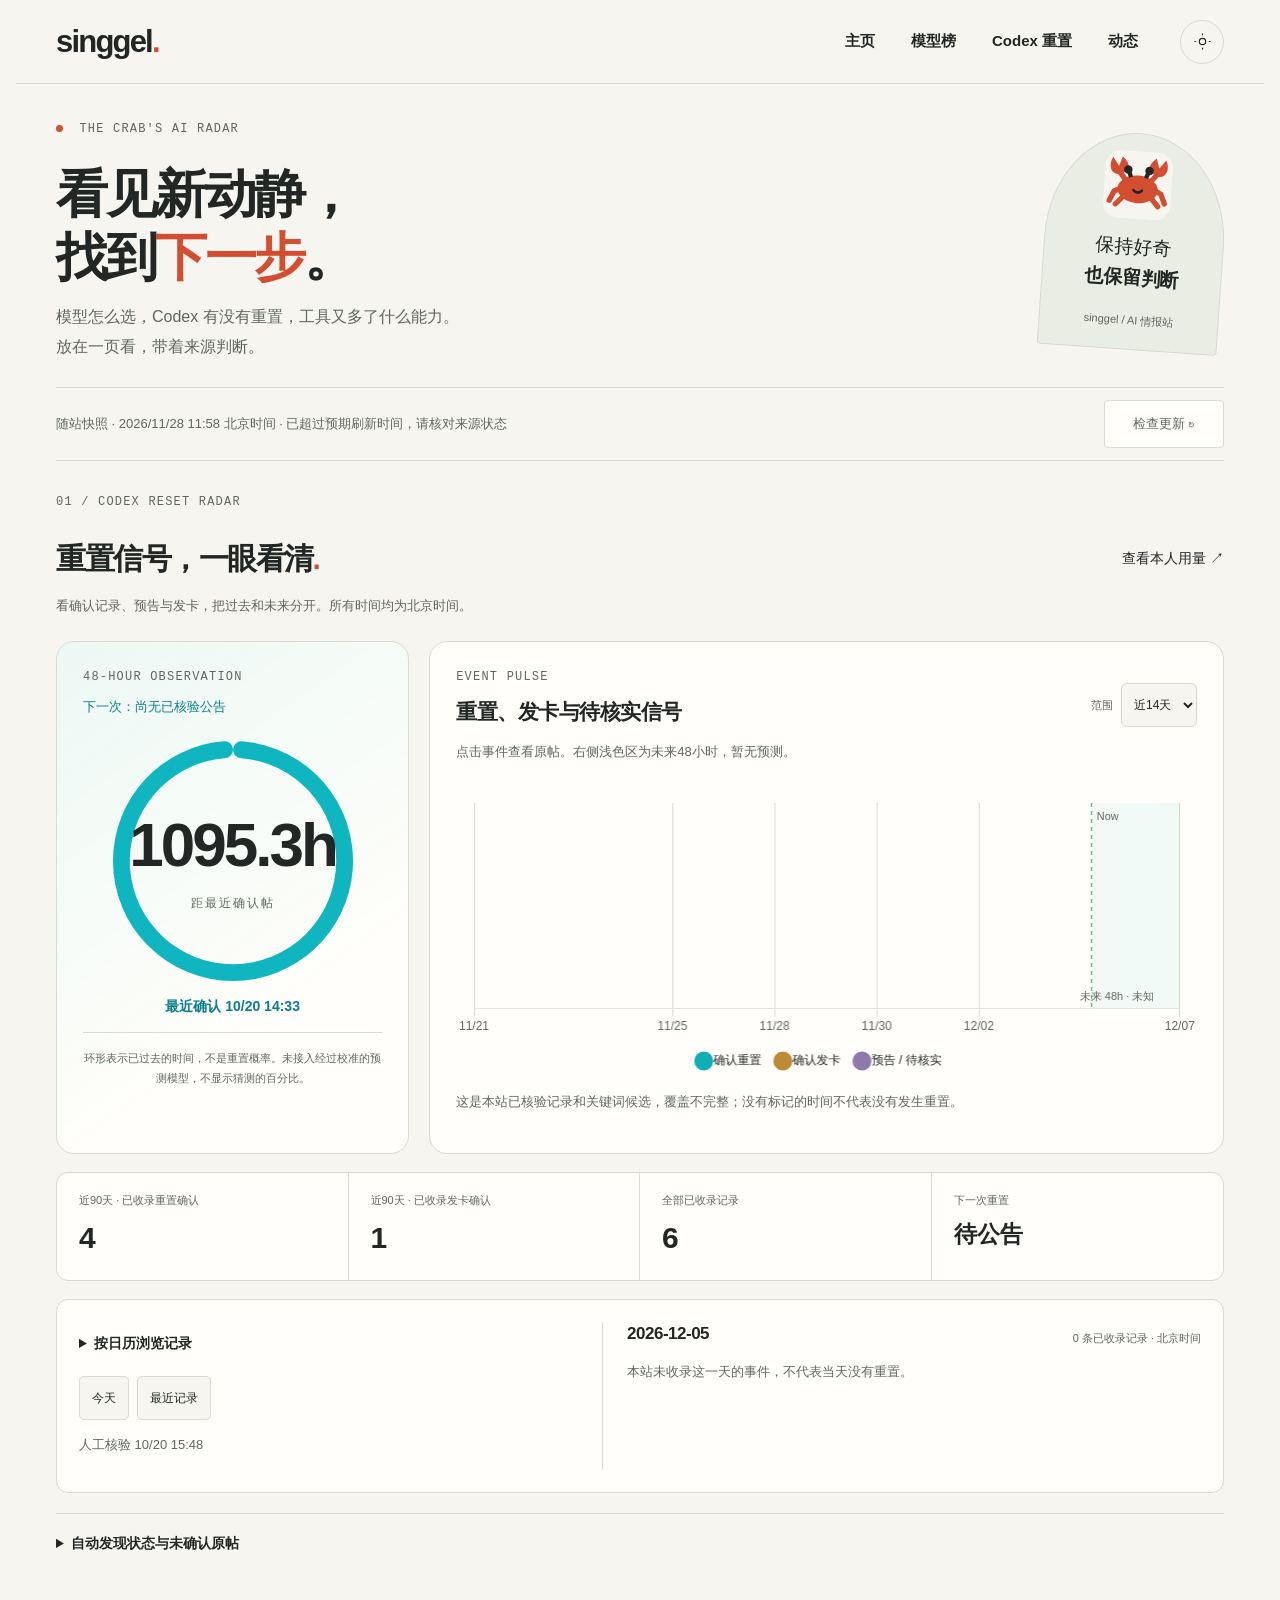
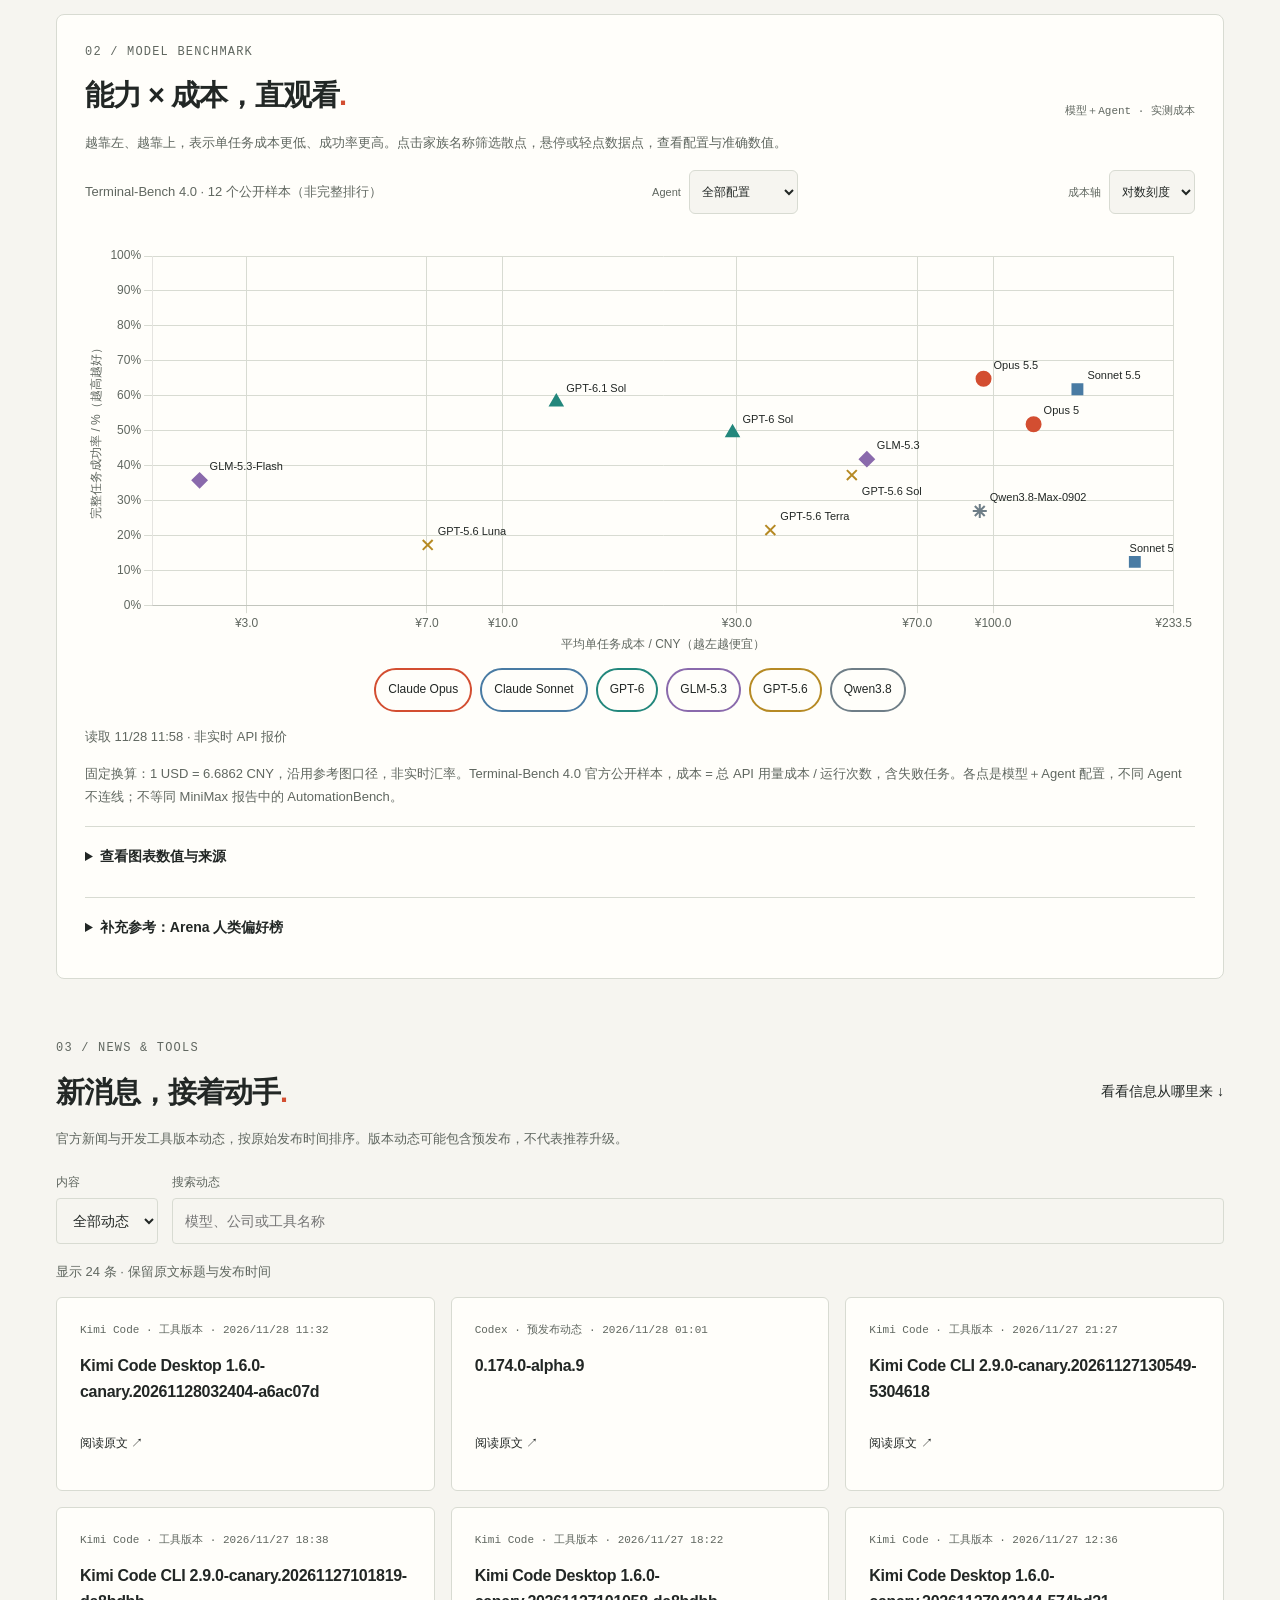
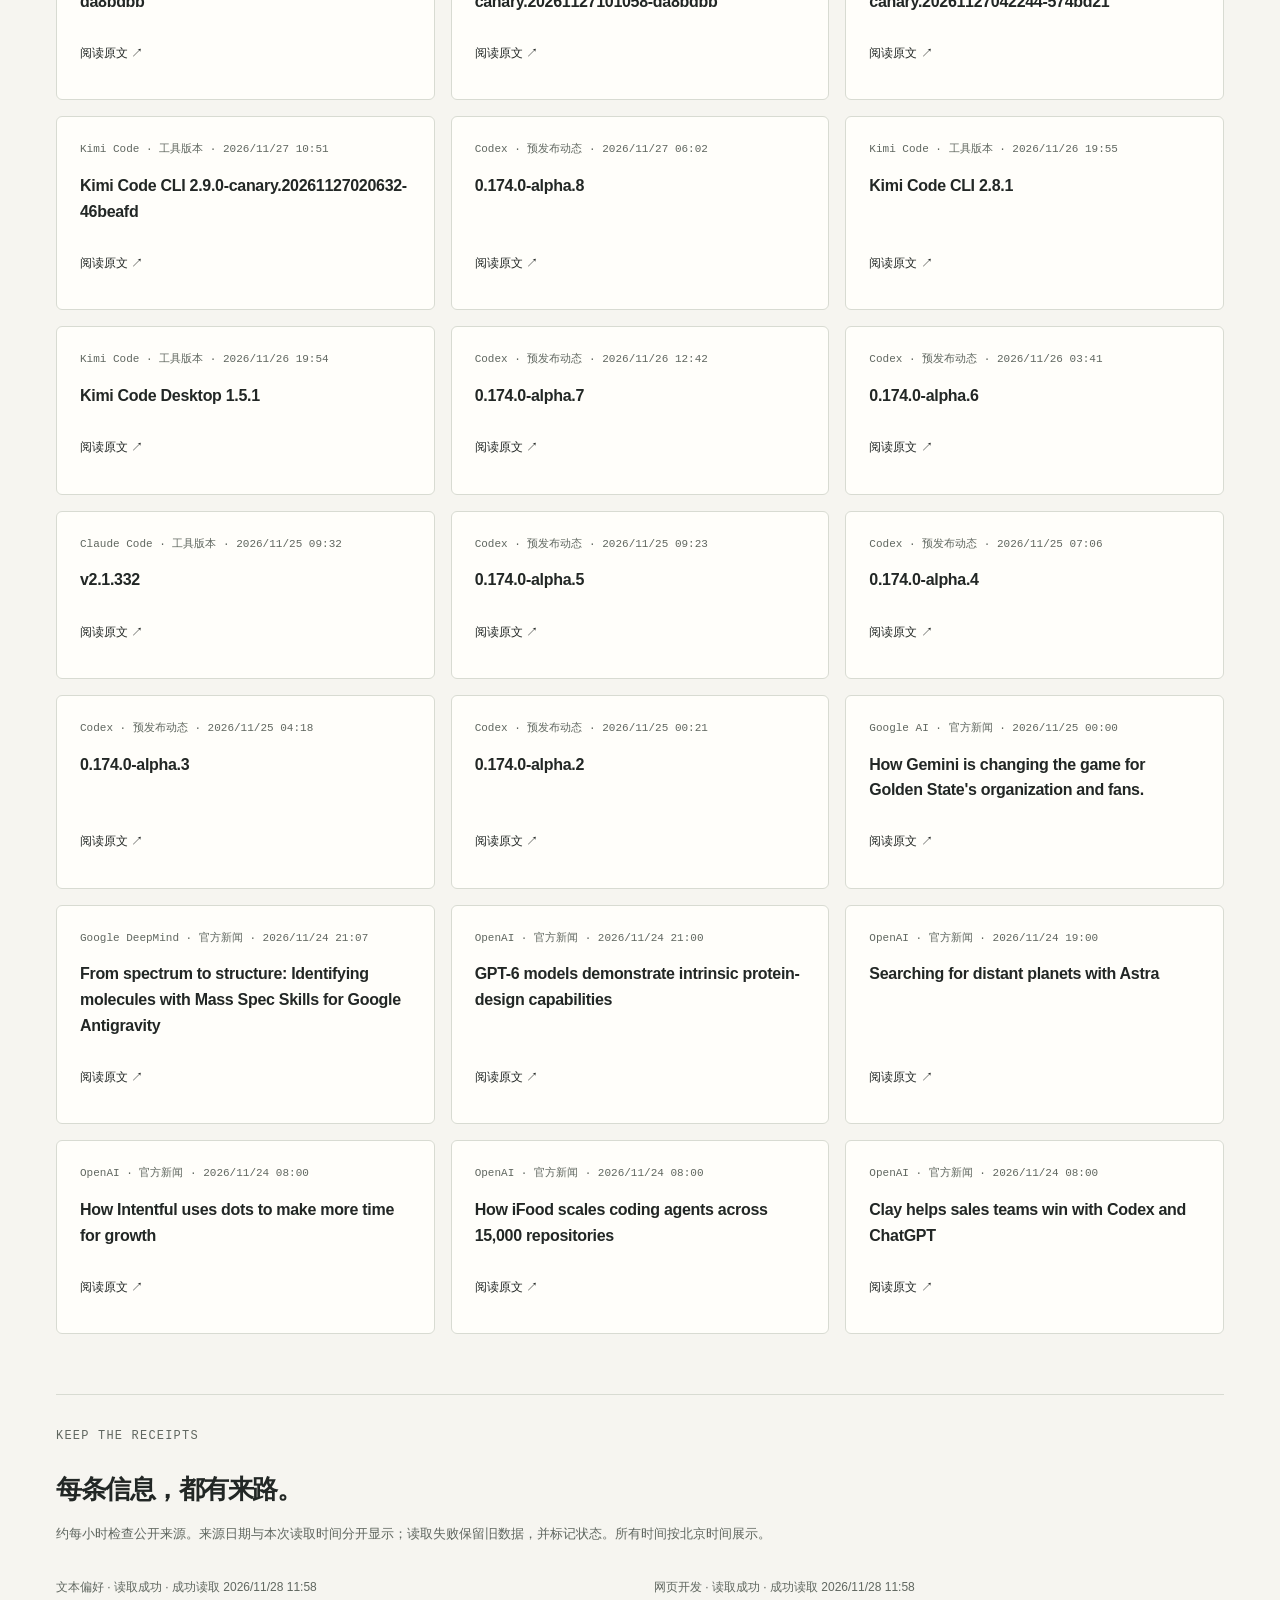
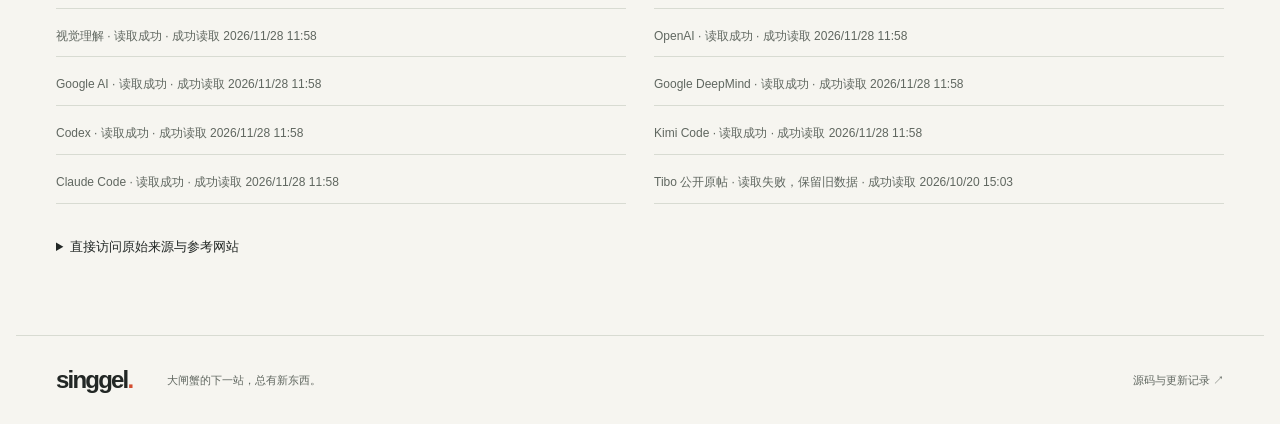
<file: ai.html>
<!doctype html>
<html lang="zh-CN">
  <head>
    <meta charset="utf-8">
    <meta name="viewport" content="width=device-width, initial-scale=1">
    <meta name="color-scheme" content="light dark">
    <meta name="theme-color" content="#f6f5f0">
    <meta name="description" content="大闸蟹的 AI 情报站：模型榜单、Codex 重置原帖线索、AI 官方新闻与开发工具动态。">
    <link rel="canonical" href="https://singgel.github.io/ai.html">
    <link rel="icon" href="assets/favicon.svg" type="image/svg+xml">
    <link rel="stylesheet" href="assets/style.css?v=f806f96ed359">
    <link rel="stylesheet" href="assets/ai.css?v=9ce22454022c">
    <script src="assets/app.js?v=8a101b7a5d00" defer></script>
    <script src="assets/vendor/chartjs/chart.umd.min.js?v=48444a82d4ed" defer></script>
    <script src="assets/ai-charts.js?v=3f3e45372134" defer></script>
    <script src="assets/ai.js?v=3f4daf545700" defer></script>
    <title>AI 情报站 · singgel</title>
  </head>
  <body class="ai-page">
    <a class="skip-link" href="#main">跳到正文</a>
    <header class="site-header">
      <a class="wordmark" href="index.html" aria-label="singgel，返回主页">singgel<span>.</span></a>
      <nav aria-label="主导航"><a href="index.html">主页</a><a href="#rankings">模型榜</a><a href="#resets">Codex 重置</a><a href="#news">动态</a></nav>
      <button class="theme-toggle" type="button" aria-label="切换到深色主题" aria-pressed="false" hidden><svg class="sun" viewBox="0 0 24 24" fill="none" stroke="currentColor" stroke-width="1.5" aria-hidden="true"><circle cx="12" cy="12" r="4"/><path d="M12 2v2m0 16v2M2 12h2m16 0h2"/></svg><svg class="moon" viewBox="0 0 24 24" fill="none" stroke="currentColor" stroke-width="1.5" aria-hidden="true"><path d="M20.5 14A8.6 8.6 0 0 1 10 3.5 8.6 8.6 0 1 0 20.5 14Z"/></svg></button>
    </header>
    <main id="main">
      <section class="ai-intro" aria-labelledby="ai-title">
        <div><p class="eyebrow"><span class="status-dot"></span> THE CRAB'S AI RADAR</p><h1 id="ai-title">看见新动静，<br>找到<span class="ai-accent">下一步</span>。</h1><p class="ai-lede">模型怎么选，Codex 有没有重置，工具又多了什么能力。<br>放在一页看，带着来源判断。</p></div>
        <div class="ai-stamp"><img src="assets/favicon.svg" width="68" height="68" alt=""><p>保持好奇<br><strong>也保留判断</strong></p><span>singgel / AI 情报站</span></div>
      </section>
      <div class="ai-update"><p id="ai-status" role="status" aria-live="polite">正在读取公开数据…</p><button id="ai-refresh" class="button button-outline" type="button" hidden>检查更新 ↻</button></div>
      <noscript><p>启用 JavaScript 可查看榜单、筛选动态。也可以直接阅读下方的数据来源。</p></noscript>
      <section class="reset-dashboard" id="resets" aria-labelledby="reset-title">
        <div class="ai-panel-heading"><div><p class="eyebrow">01 / CODEX RESET RADAR</p><h2 id="reset-title">重置信号，一眼看清<span class="small-dot">.</span></h2></div><a class="text-link" href="https://chatgpt.com/codex/settings/usage" target="_blank" rel="noopener noreferrer">查看本人用量 ↗</a></div>
        <p class="ai-caption">看确认记录、预告与发卡，把过去和未来分开。所有时间均为北京时间。</p>
        <div class="reset-chart-grid">
          <article class="reset-gauge-card"><p class="eyebrow">48-HOUR OBSERVATION</p><p class="reset-signal-label">下一次：尚无已核验公告</p><div class="reset-gauge"><canvas id="reset-gauge" role="img" aria-label="距上次确认帖的时间，占48小时观察窗口的比例"></canvas><div class="reset-gauge-value"><strong id="reset-elapsed">—</strong><span>距最近确认帖</span></div></div><p id="reset-last" class="reset-last">正在加载已核验记录</p><p class="ai-caption">环形表示已过去的时间，不是重置概率。未接入经过校准的预测模型，不显示猜测的百分比。</p></article>
          <article class="reset-pulse-card"><div class="ai-panel-heading"><div><p class="eyebrow">EVENT PULSE</p><h3>重置、发卡与待核实信号</h3></div><label class="chart-select">范围<select id="reset-period"><option value="14">近14天</option><option value="30">近30天</option><option value="90">近90天</option></select></label></div><p class="ai-caption">点击事件查看原帖。右侧浅色区为未来48小时，暂无预测。</p><div class="reset-pulse-wrap"><canvas id="reset-pulse" role="img" aria-label="过去已收录的重置与发卡原帖时间线，未来48小时为未知"></canvas></div><p class="ai-caption">这是本站已核验记录和关键词候选，覆盖不完整；没有标记的时间不代表没有发生重置。</p></article>
        </div>
        <div class="reset-stats"><div><span>近90天 · 已收录重置确认</span><strong id="reset-count">—</strong></div><div><span>近90天 · 已收录发卡确认</span><strong id="reset-card-count">—</strong></div><div><span>全部已收录记录</span><strong id="reset-record-count">—</strong></div><div><span>下一次重置</span><strong class="reset-unknown">待公告</strong></div></div>
        <div class="reset-records"><div><details class="reset-calendar-details"><summary>按日历浏览记录</summary><div class="reset-calendar-toolbar"><strong id="reset-month"></strong><button id="reset-prev-month" type="button" aria-label="上个月">上月</button><button id="reset-next-month" type="button" aria-label="下个月">下月</button></div><div class="reset-weekdays" aria-hidden="true"><span>一</span><span>二</span><span>三</span><span>四</span><span>五</span><span>六</span><span>日</span></div><div id="reset-calendar" class="reset-calendar" role="group" aria-label="按北京时间选择记录日期"></div></details><div class="reset-record-actions"><button id="reset-today" type="button">今天</button><button id="reset-latest" type="button">最近记录</button></div><p id="reset-curated-at" class="ai-caption"></p></div><div class="reset-detail"><div class="ai-panel-heading"><h3 id="reset-selected"></h3><span id="reset-selection-status" role="status" aria-live="polite"></span></div><div id="reset-event-details"></div></div></div>
        <details class="reset-monitor"><summary>自动发现状态与未确认原帖</summary><p id="ai-reset-status" class="ai-reset-state">正在检查来源状态</p><p id="ai-reset-detail" class="ai-caption"></p><div id="ai-reset-items"></div><p class="ai-caption">读取失败不会抹掉已核验历史。关键词命中不代表账号已恢复；发卡不等同即时重置。确认帖时间不是精确执行时间，个人到账以账号用量页为准。</p><a class="text-link" href="https://x.com/thsottiaux" target="_blank" rel="noopener noreferrer">Tibo 原始时间线 ↗</a><a class="text-link" href="https://aihot.news/codex-reset" target="_blank" rel="noopener noreferrer">AIHOT 完整整理 ↗</a><a class="text-link" href="https://willcodexreset.com/" target="_blank" rel="noopener noreferrer">参考：Will Codex Reset ↗</a></details>
      </section>
      <div class="ai-layout">
        <section class="ai-panel" id="rankings" aria-labelledby="ranking-title">
          <div class="ai-panel-heading"><div><p class="eyebrow">02 / MODEL BENCHMARK</p><h2 id="ranking-title">能力 × 成本，直观看<span class="small-dot">.</span></h2></div><span class="ai-label">模型＋Agent · 实测成本</span></div>
          <p class="ai-caption">越靠左、越靠上，表示单任务成本更低、成功率更高。点击家族名称筛选散点，悬停或轻点数据点，查看配置与准确数值。</p>
          <div class="model-chart-toolbar"><p id="model-chart-state" class="ai-caption">正在加载能力与成本数据…</p><label class="chart-select">Agent<select id="model-harness"><option value="all">全部配置</option><option value="Claude Code">Claude Code</option><option value="Codex">Codex</option></select></label><label class="chart-select">成本轴<select id="model-cost-scale"><option value="logarithmic">对数刻度</option><option value="linear">线性刻度</option></select></label></div><div class="model-cost-wrap"><canvas id="model-cost-chart" role="img" aria-label="模型任务成功率与人民币单任务成本散点图"></canvas></div><div id="model-toggles" class="model-toggles" aria-label="显示或隐藏模型曲线"></div><p id="model-chart-date" class="ai-caption"></p><p class="ai-caption">固定换算：1 USD = 6.6862 CNY，沿用参考图口径，非实时汇率。Terminal-Bench 4.0 官方公开样本，成本 = 总 API 用量成本 / 运行次数，含失败任务。各点是模型＋Agent 配置，不同 Agent 不连线；不等同 MiniMax 报告中的 AutomationBench。</p><details class="chart-table"><summary>查看图表数值与来源</summary><p class="ai-caption"><a href="https://www.tbench.ai/" target="_blank" rel="noopener noreferrer">Terminal-Bench 官方结果 ↗</a> · <a href="https://github.com/harbor-framework/terminal-bench/blob/main/LICENSE" target="_blank" rel="noopener noreferrer">Apache-2.0</a> · <a href="https://www.minimax.io/blog/minimax-m31f" target="_blank" rel="noopener noreferrer">参考图原始报告 ↗</a></p><div class="ai-table-wrap"><table class="ai-table"><caption class="sr-only">成本散点图精确数值</caption><thead><tr><th>模型配置</th><th>成功率</th><th>人民币 / 任务</th></tr></thead><tbody id="model-cost-table"></tbody></table></div></details>
          <details class="arena-details"><summary>补充参考：Arena 人类偏好榜</summary><p class="ai-caption">以下评分为人类偏好，不是任务成功率；不同榜单的分数不能混合。</p>
          <div class="ai-controls"><label>评测场景<select id="ai-board"><option value="text">文本偏好</option><option value="webdev">网页开发</option><option value="vision">视觉理解</option></select></label><label class="ai-search">找一个模型<input id="ai-model-search" type="search" placeholder="Kimi / GPT / Claude…" autocomplete="off"></label></div>
          <p id="ai-board-status" class="ai-caption" role="status" aria-live="polite">榜单加载后显示来源发布日期与读取状态。</p>
          <div class="ai-table-wrap" role="region" aria-label="模型排行榜" tabindex="0"><table class="ai-table"><caption class="sr-only">模型排行榜，按场景筛选，保留来源名次</caption><thead><tr><th scope="col">排名</th><th scope="col">模型</th><th scope="col">偏好评分 / 区间</th><th scope="col" class="ai-votes">投票数</th></tr></thead><tbody id="ai-ranking-rows"></tbody></table></div>
          <p class="ai-caption ai-credit">数据：<a href="https://huggingface.co/datasets/lmarena-ai/leaderboard-dataset" target="_blank" rel="noopener noreferrer">Arena 官方数据集 ↗</a> · <a href="https://creativecommons.org/licenses/by/4.0/" target="_blank" rel="noopener noreferrer">CC BY 4.0</a> · 已筛选、四舍五入及重新排版。文本与视觉采用 style control 口径。</p></details>
        </section>

      </div>
      <section class="ai-news-section" id="news" aria-labelledby="news-title">
        <div class="ai-panel-heading"><div><p class="eyebrow">03 / NEWS & TOOLS</p><h2 id="news-title">新消息，接着动手<span class="small-dot">.</span></h2></div><a class="text-link" href="#sources">看看信息从哪里来 ↓</a></div>
        <p class="ai-caption">官方新闻与开发工具版本动态，按原始发布时间排序。版本动态可能包含预发布，不代表推荐升级。</p>
        <div class="ai-controls"><label>内容<select id="ai-news-kind"><option value="all">全部动态</option><option value="news">AI 新闻</option><option value="tools">开发工具</option></select></label><label class="ai-search">搜索动态<input id="ai-news-search" type="search" placeholder="模型、公司或工具名称" autocomplete="off"></label></div>
        <p id="ai-news-status" class="ai-caption" role="status" aria-live="polite">正在读取订阅源…</p><div id="ai-news-items" class="ai-news-grid"></div>
      </section>
      <section class="ai-sources" id="sources" aria-labelledby="sources-title">
        <p class="eyebrow">KEEP THE RECEIPTS</p><h2 id="sources-title">每条信息，都有来路。</h2><p class="ai-caption">约每小时检查公开来源。来源日期与本次读取时间分开显示；读取失败保留旧数据，并标记状态。所有时间按北京时间展示。</p><ul id="ai-source-status" class="ai-source-list"></ul>
        <details><summary>直接访问原始来源与参考网站</summary><div class="ai-source-links"><a href="https://huggingface.co/datasets/lmarena-ai/leaderboard-dataset" target="_blank" rel="noopener noreferrer">Arena 官方数据与方法</a><a href="https://openai.com/news/" target="_blank" rel="noopener noreferrer">OpenAI 新闻</a><a href="https://blog.google/innovation-and-ai/technology/ai/" target="_blank" rel="noopener noreferrer">Google AI</a><a href="https://deepmind.google/blog/" target="_blank" rel="noopener noreferrer">DeepMind</a><a href="https://github.com/openai/codex/releases" target="_blank" rel="noopener noreferrer">Codex 版本</a><a href="https://github.com/MoonshotAI/kimi-code/releases" target="_blank" rel="noopener noreferrer">Kimi Code 版本</a><a href="https://github.com/anthropics/claude-code/releases" target="_blank" rel="noopener noreferrer">Claude Code 版本</a><a href="https://www.tbench.ai/" target="_blank" rel="noopener noreferrer">Terminal-Bench 编程任务榜</a><a href="https://aihot.news/leaderboard" target="_blank" rel="noopener noreferrer">参考：AIHOT 模型榜</a><a href="https://aihot.news/about" target="_blank" rel="noopener noreferrer">参考：AIHOT 资讯流程</a></div></details>
      </section>
    </main>
    <footer class="site-footer"><a class="wordmark" href="index.html">singgel<span>.</span></a><p>大闸蟹的下一站，总有新东西。</p><a href="https://github.com/singgel/singgel.github.io" target="_blank" rel="noopener noreferrer">源码与更新记录 ↗</a></footer>
  </body>
</html>
</file>
<file: assets/style.css>
/* A quiet notebook, with one very curious crab. */
:root {
  color-scheme: light;
  --paper: #f6f5f0;
  --surface: #fffefa;
  --ink: #222725;
  --muted: #606760;
  --line: #d8dbd2;
  --accent: #d34e31;
  --tint: #e9ede3;
  --art: #edece4;
  --focus: #a52d16;
}
:root[data-theme="dark"] {
  color-scheme: dark;
  --paper: #171c1a;
  --surface: #202623;
  --ink: #f0f2e9;
  --muted: #aeb8af;
  --line: #3c463e;
  --accent: #f18363;
  --tint: #27342a;
  --art: #242b26;
  --focus: #ffb59a;
}
@media (prefers-color-scheme: dark) {
  :root:not([data-theme]) {
    color-scheme: dark;
    --paper: #171c1a;
    --surface: #202623;
    --ink: #f0f2e9;
    --muted: #aeb8af;
    --line: #3c463e;
    --accent: #f18363;
    --tint: #27342a;
    --art: #242b26;
    --focus: #ffb59a;
  }
}
* { box-sizing: border-box; }
html { scroll-behavior: smooth; scroll-padding-top: 104px; }
body { margin: 0; background: var(--paper); color: var(--ink); font-family: -apple-system, BlinkMacSystemFont, "Segoe UI", "PingFang SC", "Microsoft YaHei", sans-serif; font-size: 16px; line-height: 1.65; -webkit-font-smoothing: antialiased; }
a { color: inherit; text-decoration: none; }
button { font: inherit; color: inherit; cursor: pointer; }
button, a { -webkit-tap-highlight-color: transparent; }
a:focus-visible, button:focus-visible, input:focus-visible, summary:focus-visible { outline: 3px solid var(--focus); outline-offset: 5px; }
::selection { background: var(--accent); color: var(--paper); }
[hidden] { display: none !important; }
.sr-only { position: absolute; width: 1px; height: 1px; padding: 0; margin: -1px; overflow: hidden; clip: rect(0, 0, 0, 0); white-space: nowrap; border: 0; }
.skip-link { position: fixed; top: 12px; left: 12px; z-index: 10; transform: translateY(-150%); padding: 10px 20px; background: var(--ink); color: var(--paper); }
.skip-link:focus { transform: none; }
.site-header, main, .site-footer { max-width: 1248px; margin-inline: auto; padding-inline: 40px; }
.site-header { height: 104px; display: flex; align-items: center; border-bottom: 1px solid var(--line); gap: 36px; }
.wordmark { font-family: Arial, sans-serif; font-size: 31px; font-weight: 800; letter-spacing: -1.8px; line-height: 1; }
.wordmark span { color: var(--accent); }
.site-header nav { display: flex; gap: 24px; margin-left: auto; font-size: 15px; font-weight: 600; }
.site-header nav a { display: inline-flex; align-items: center; justify-content: center; min-height: 44px; padding: 8px 6px; }
.site-header nav a:hover { color: var(--accent); }
.theme-toggle { width: 44px; height: 44px; flex-shrink: 0; background: transparent; border: 1px solid var(--line); border-radius: 50%; display: grid; place-items: center; }
.theme-toggle svg { width: 19px; height: 19px; }
.theme-toggle .moon { display: none; }
[data-theme="dark"] .theme-toggle .moon { display: block; }
[data-theme="dark"] .theme-toggle .sun { display: none; }
.hero { min-height: 550px; padding-block: 60px; display: grid; grid-template-columns: 1.3fr 1fr; gap: 60px; align-items: center; }
.eyebrow { margin: 0 0 24px; font: 12px/1.6 ui-monospace, SFMono-Regular, Menlo, monospace; letter-spacing: 1.2px; color: var(--muted); }
.status-dot { display: inline-block; width: 7px; height: 7px; margin-right: 8px; background: var(--accent); border-radius: 50%; }
h1 { margin: 0; font-size: clamp(34px, 3.5vw, 52px); line-height: 1.45; font-weight: 760; letter-spacing: -2.4px; }
.accent-word { color: var(--accent); position: relative; white-space: nowrap; }
.accent-word svg { position: absolute; width: 100%; height: 12px; left: 0; bottom: -11px; overflow: visible; }
.accent-word path { stroke: var(--accent); stroke-width: 3; stroke-linecap: round; fill: none; }
.hero-intro { margin: 26px 0; color: var(--muted); font-size: 16px; line-height: 1.85; }
.hero-intro strong { font-weight: 500; color: var(--ink); }
.hero-actions { display: flex; flex-wrap: wrap; align-items: center; gap: 12px 18px; }
.button { display: inline-flex; align-items: center; justify-content: center; min-height: 48px; gap: 18px; padding: 12px 20px; border: 1px solid transparent; border-radius: 4px; font-size: 15px; font-weight: 500; }
.button-dark { background: var(--ink); color: var(--paper); }
.button-outline { border-color: var(--line); background: var(--surface); }
.button-outline:hover { border-color: var(--ink); }
.button:hover { transform: translateY(-2px); }
.button span { font-size: 21px; }
.text-link { display: inline-flex; align-items: center; min-height: 44px; gap: 12px; font-size: 14px; font-weight: 500; border-bottom: 1px solid transparent; }
.text-link:hover { border-color: currentColor; }
.hero-topics { display: flex; flex-wrap: wrap; gap: 8px; padding: 0; margin: 26px 0 0; list-style: none; }
.hero-topics li { padding: 5px 10px; border: 1px solid var(--line); border-radius: 20px; color: var(--muted); font-size: 12px; }
.hero-art { position: relative; color: var(--ink); background: var(--art); border-radius: 2px; padding: 20px 16px 18px; transform: rotate(2deg); }
.art-label { padding: 0 8px; font: 9px ui-monospace, SFMono-Regular, Menlo, monospace; letter-spacing: 1px; color: var(--muted); }
.crab { display: block; width: 100%; margin-block: -8px -5px; }
.orbit { stroke: var(--line); stroke-width: 1; }
.orbit.inner { stroke-dasharray: 3 7; }
.crab-legs { stroke: var(--accent); stroke-width: 13; stroke-linecap: round; stroke-linejoin: round; }
.crab-arms { stroke: var(--accent); stroke-width: 16; stroke-linecap: round; stroke-linejoin: round; }
.crab-fill { fill: var(--accent); }
.body { stroke: var(--paper); stroke-width: 5; }
.eye-stems { stroke: var(--ink); stroke-width: 8; stroke-linecap: round; }
.eye { fill: var(--ink); }
.smile { stroke: var(--ink); stroke-width: 5; stroke-linecap: round; }
.crop-marks { stroke: var(--muted); stroke-width: 1; }
.art-caption { display: flex; justify-content: space-between; gap: 8px; padding-inline: 8px; color: var(--muted); font: 9px/1.5 ui-monospace, SFMono-Regular, Menlo, monospace; }
.section-divider { border-top: 1px solid var(--line); padding-block: 17px; display: flex; justify-content: space-between; gap: 20px; color: var(--muted); font-size: 12px; }
.section { padding-block: 82px; scroll-margin-top: 25px; }
.section-heading { display: flex; align-items: flex-end; justify-content: space-between; gap: 30px; margin-bottom: 32px; }
.section-heading .eyebrow, .about .eyebrow { margin-bottom: 14px; }
h2 { margin: 0; font-size: 36px; font-weight: 650; line-height: 1.5; letter-spacing: -1.5px; }
.small-dot { color: var(--accent); }
.filters { display: flex; gap: 8px; flex-wrap: wrap; margin: 24px 0; }
.filters button { min-height: 44px; padding: 8px 17px; border: 1px solid var(--line); background: transparent; font-size: 14px; border-radius: 24px; }
.filters button[aria-pressed="true"] { background: var(--ink); color: var(--paper); border-color: var(--ink); }
.filters button:hover { border-color: var(--ink); }
.project-grid { display: grid; grid-template-columns: repeat(3, minmax(0, 1fr)); gap: 16px; }
.project-card { position: relative; min-width: 0; display: flex; flex-direction: column; padding: 28px; background: var(--surface); border: 1px solid var(--line); border-radius: 5px; transition: border-color .2s, transform .2s; }
.project-card:hover, .project-card:focus-within { border-color: var(--muted); transform: translateY(-3px); }
.project-card.featured { background: var(--tint); }
.card-top { display: flex; align-items: center; gap: 16px; }
.project-number { color: var(--muted); font: 11px ui-monospace, SFMono-Regular, Menlo, monospace; }
.tag { color: var(--muted); font-size: 12px; }
.card-arrow { margin-left: auto; color: var(--muted); font-size: 20px; }
.network-sketch { display: flex; align-items: center; justify-content: center; flex: 1; min-height: 162px; margin-block: 22px; color: var(--muted); }
.network-sketch span { border: 1px solid var(--line); background: var(--surface); border-radius: 3px; padding: 18px 12px; font: 10px ui-monospace, SFMono-Regular, Menlo, monospace; }
.network-sketch span:nth-of-type(2) { background: var(--ink); color: var(--paper); border-color: var(--ink); }
.network-sketch i { position: relative; flex: 1; max-width: 35px; height: 1px; background: var(--muted); }
.network-sketch i::after { content: ""; position: absolute; top: -3px; right: 0; width: 6px; height: 6px; border-top: 1px solid var(--muted); border-right: 1px solid var(--muted); transform: rotate(45deg); }
h3 { margin: 25px 0 12px; font: 600 21px/1.45 Arial, sans-serif; letter-spacing: -.5px; overflow-wrap: anywhere; }
.project-card h3 a::after { content: ""; position: absolute; inset: 0; }
.project-card h3 a:focus-visible { outline-offset: 7px; }
.project-card h3 a:focus-visible::after { outline: 3px solid var(--focus); outline-offset: 3px; border-radius: 5px; }
.project-card h3 { font-family: inherit; font-size: 23px; }
.project-card p { margin: 0 0 18px; font-size: 15px; color: var(--ink); line-height: 1.85; }
.project-card .project-repo { margin-bottom: 20px; color: var(--muted); font-size: 12px; overflow-wrap: anywhere; }
.project-card .project-detail { color: var(--muted); }
.card-bottom { display: flex; flex-wrap: wrap; gap: 8px 14px; padding-top: 14px; margin-top: auto; border-top: 1px solid var(--line); font-size: 12px; color: var(--muted); }
.library, .bookmarks, .notes, .socials, .journey { border-top: 1px solid var(--line); }
.bookmark-search { max-width: 680px; margin-bottom: 16px; }
.bookmark-search label { display: block; margin-bottom: 9px; font-size: 13px; font-weight: 600; }
.bookmark-search-controls { display: flex; gap: 10px; }
.bookmark-search input { min-width: 0; width: 100%; padding: 13px 15px; border: 1px solid var(--line); border-radius: 4px; background: var(--surface); color: var(--ink); font: inherit; font-size: 13px; }
.bookmark-search input::placeholder { color: var(--muted); }
.bookmark-clear { flex-shrink: 0; padding: 10px 17px; border: 1px solid var(--line); border-radius: 4px; background: transparent; font-size: 13px; }
.bookmark-clear:disabled { opacity: .45; cursor: default; }
.bookmark-status, .bookmark-empty { color: var(--muted); font-size: 12px; }
.bookmark-tree { display: grid; grid-template-columns: repeat(2, minmax(0, 1fr)); gap: 12px; padding: 0; margin: 24px 0 0; list-style: none; align-items: start; }
.bookmark-tree > .bookmark-group { min-width: 0; border: 1px solid var(--line); border-radius: 5px; background: var(--surface); }
.bookmark-folder summary { padding: 16px 18px; cursor: pointer; font-size: 14px; font-weight: 600; overflow-wrap: anywhere; }
.bookmark-folder summary:hover { color: var(--accent); }
.bookmark-count { float: right; margin-left: 12px; color: var(--muted); font: 11px/2 ui-monospace, SFMono-Regular, Menlo, monospace; }
.bookmark-folder ul { margin: 0; padding: 0 18px 12px; list-style: none; }
.bookmark-folder .bookmark-folder { border-top: 1px solid var(--line); }
.bookmark-folder .bookmark-folder summary { padding: 12px 0; font-size: 13px; }
.bookmark-folder .bookmark-folder ul { padding: 0 0 8px 12px; }
.bookmark-item { border-top: 1px solid var(--line); }
.bookmark-item a { display: block; padding: 12px 0; overflow-wrap: anywhere; }
.bookmark-name { display: block; font-size: 13px; line-height: 1.75; }
.bookmark-domain { display: block; margin-top: 4px; color: var(--muted); font-size: 10px; }
.bookmark-item a:hover .bookmark-name { color: var(--accent); }
.library-grid { display: grid; grid-template-columns: repeat(3, minmax(0, 1fr)); gap: 16px; margin-top: 24px; }
.library-card { min-width: 0; padding: 25px; border: 1px solid var(--line); border-radius: 5px; background: var(--surface); }
.library-card .eyebrow { font-size: 9px; letter-spacing: .8px; }
.library-card h3 { margin-top: 0; font-family: inherit; font-size: 20px; }
.library-card > p:not(.eyebrow) { color: var(--muted); font-size: 13px; line-height: 1.85; }
.repository-links { display: flex; flex-wrap: wrap; gap: 10px 16px; padding: 0; margin: 24px 0 0; list-style: none; }
.repository-links li { min-width: 0; }
.repository-links a { display: inline-flex; align-items: center; min-height: 44px; color: var(--muted); font-size: 14px; overflow-wrap: anywhere; text-decoration: underline; text-underline-offset: 4px; }
.repository-links a:hover { color: var(--accent); }
.library-more { margin-top: 24px; }
.library-more h3 { font-family: inherit; font-size: 18px; }
.library-more .repository-links { margin-top: 8px; }
.career-timeline { padding: 0; margin: 0; list-style: none; }
.career-timeline li { display: grid; grid-template-columns: 210px minmax(0, 1fr); gap: 35px; padding: 24px 0; border-top: 1px solid var(--line); }
.career-timeline li:last-child { border-bottom: 1px solid var(--line); }
.career-period { margin: 4px 0 0; color: var(--muted); font: 12px/1.7 ui-monospace, SFMono-Regular, Menlo, monospace; }
.career-timeline h3 { margin: 0 0 8px; font-family: inherit; font-size: 20px; }
.career-timeline li > div > p { margin: 0; color: var(--muted); font-size: 13px; line-height: 1.85; }
.section-description { margin: 0 0 4px; font-size: 15px; color: var(--muted); line-height: 1.85; }
.writing-link { display: flex; align-items: center; justify-content: space-between; gap: 20px; padding: 25px 0; border-top: 1px solid var(--line); }
.writing-link:last-child { border-bottom: 1px solid var(--line); }
.writing-link > div { display: flex; align-items: center; gap: 32px; flex-wrap: wrap; }
.channel-index { color: var(--muted); font: 11px ui-monospace, SFMono-Regular, Menlo, monospace; }
.channel-title { min-width: 170px; font-size: 20px; font-weight: 500; }
.channel-description { color: var(--muted); font-size: 12px; }
.writing-arrow { font-size: 28px; transition: transform .2s; }
.writing-link:hover .writing-arrow { transform: translate(3px, -3px); }
.writing-link:hover .channel-title { color: var(--accent); }
.social-grid { display: grid; grid-template-columns: repeat(auto-fit, minmax(min(100%, 280px), 1fr)); gap: 16px; margin-top: 28px; }
.social-card { min-width: 0; padding: 28px; border: 1px solid var(--line); border-radius: 5px; background: var(--surface); }
.social-card h3 { margin: 16px 0; font-family: inherit; font-size: 24px; }
.social-account { color: var(--muted); font-size: 13px; }
.social-account-id { display: block; margin-top: 8px; color: var(--ink); font-size: 22px; font-weight: 600; letter-spacing: 1px; overflow-wrap: anywhere; user-select: text; }
.social-actions { display: flex; flex-wrap: wrap; align-items: center; gap: 16px; margin-top: 24px; }
.copy-account { padding: 10px 15px; border: 1px solid var(--line); border-radius: 4px; background: transparent; font-size: 12px; }
.copy-account:hover { border-color: var(--ink); }
.copy-account:disabled { opacity: .6; cursor: wait; }
.social-status { min-height: 2em; margin: 18px 0 0; color: var(--muted); font-size: 12px; line-height: 1.8; }
.about { display: grid; grid-template-columns: 1fr 1fr; gap: 65px; border-top: 1px solid var(--line); padding-bottom: 100px; }
.about-copy { padding-top: 36px; }
.about-copy p { margin: 0 0 18px; color: var(--muted); font-size: 14px; line-height: 1.95; }
.about-signature { display: flex; align-items: center; justify-content: space-between; margin-top: 35px; gap: 20px; }
.about-signature > span { font: italic 30px/1.5 Georgia, serif; letter-spacing: -1.5px; }
.site-footer { display: flex; align-items: center; gap: 35px; border-top: 1px solid var(--line); padding-block: 32px; font-size: 11px; color: var(--muted); }
.site-footer .wordmark { color: var(--ink); font-size: 24px; }
.site-footer p { margin: 0; }
.site-footer > a:last-child { margin-left: auto; }
@media (max-width: 1000px) {
  .hero { gap: 35px; min-height: 560px; padding-block: 66px; }
  h1 { font-size: 36px; letter-spacing: -1.5px; }
  .art-caption { font-size: 8px; }
  .art-caption span:last-child { display: none; }
  .project-card { padding: 24px; }
  h3 { font-size: 18px; }
  .project-grid { grid-template-columns: 1fr; }
  .about { gap: 40px; }
}
@media (max-width: 720px) {
  html { scroll-padding-top: 24px; }
  .site-header, main, .site-footer { padding-inline: 24px; }
  .site-header { height: auto; min-height: 112px; padding-block: 12px; flex-wrap: wrap; gap: 8px 16px; }
  .wordmark { font-size: 27px; }
  .site-header nav { order: 2; width: 100%; justify-content: space-between; gap: 8px; margin-left: 0; font-size: 14px; }
  .site-header nav a { flex: 1; }
  .theme-toggle { margin-left: auto; }
  .hero { position: relative; display: block; min-height: 0; padding-block: 36px 40px; }
  .hero-copy .eyebrow { display: flex; align-items: center; max-width: calc(100% - 112px); min-height: 78px; font-size: 12px; margin-bottom: 12px; letter-spacing: .3px; }
  .status-dot { flex-shrink: 0; }
  h1 { font-size: clamp(29px, 8.7vw, 36px); line-height: 1.45; letter-spacing: -1.5px; }
  .hero-intro { font-size: 15px; margin-top: 24px; }
  .hero-art { position: absolute; top: 28px; right: 2px; width: 100px; padding: 8px; }
  .hero-actions { display: grid; grid-template-columns: 1fr 1fr; gap: 10px; }
  .hero-actions .button { gap: 10px; padding-inline: 10px; font-size: 14px; }
  .hero-actions .text-link { justify-self: start; }
  .hero-art .art-label, .hero-art .art-caption { display: none; }
  .hero-topics { margin-top: 18px; }
  .hero-topics li { padding-inline: 8px; }
  .section-divider { font-size: 12px; }
  .section-divider span:last-child { display: none; }
  .section { padding-block: 55px; }
  h2 { font-size: 29px; }
  .section-heading { gap: 18px; }
  .section-heading .text-link { font-size: 14px; gap: 6px; }
  .projects .section-heading { display: block; }
  .projects .section-heading .text-link { margin-top: 12px; }
  .filters { gap: 6px; }
  .filters button { padding: 8px 12px; }
  .project-grid { grid-template-columns: 1fr; gap: 12px; }
  .project-card.featured { grid-row: auto; }
  .project-card { padding: 24px; }
  .network-sketch { min-height: 126px; }
  .library-grid { grid-template-columns: 1fr; }
  .bookmarks .section-heading { display: block; }
  .bookmark-tree { grid-template-columns: 1fr; }
  .library-card { padding: 24px; }
  .career-timeline li { grid-template-columns: 1fr; gap: 10px; }
  .notes .section-heading { display: block; }
  .section-description { margin-top: 14px; font-size: 15px; }
  .writing-link { padding-block: 22px; }
  .writing-link > div { gap: 16px; }
  .channel-title { min-width: 0; font-size: 18px; }
  .channel-description { width: 100%; padding-left: 31px; margin-top: -10px; font-size: 14px; }
  .library-card > p:not(.eyebrow), .career-timeline li > div > p, .about-copy p, .bookmark-search label, .bookmark-clear, .bookmark-name, .social-status { font-size: 15px; }
  .bookmark-search input { font-size: 16px; }
  .bookmark-folder summary { min-height: 44px; font-size: 15px; }
  .bookmark-status, .bookmark-empty, .bookmark-domain, .social-account, .copy-account { font-size: 13px; }
  .copy-account { min-height: 44px; }
  .about { grid-template-columns: 1fr; gap: 15px; padding-bottom: 65px; }
  .about-copy { padding-top: 10px; }
  .site-footer { flex-wrap: wrap; gap: 18px; padding-block: 25px; }
  .site-footer > a:last-child { width: 100%; margin-left: 0; }
}
@media (max-width: 370px) {
  .site-header, main, .site-footer { padding-inline: 18px; }
  .site-header nav { gap: 4px; }
  .hero-topics { gap: 6px; }
}
@media (prefers-reduced-motion: reduce) {
  html { scroll-behavior: auto; }
  *, *::before, *::after { transition: none !important; }
  .button:hover, .project-card:hover, .project-card:focus-within, .writing-link:hover .writing-arrow { transform: none; }
}
</file>
<file: assets/growth.css>
/* A small adventure, told with the same curious crab. */
.journey .section-description { max-width: 330px; }
.growth-adventure { --world-sky: #eaf0e1; --world-hill: #bdceb0; --world-floor: #90ab8c; --boss: #776e9c; --charge: 95px; border: 1px solid var(--line); border-radius: 8px; overflow: hidden; background: var(--surface); }
[data-theme="dark"] .growth-adventure { --world-sky: #22362c; --world-hill: #34513d; --world-floor: #477351; --boss: #a392cb; }
.growth-adventure[data-stage="1"] { --boss: #56899a; }
.growth-adventure[data-stage="2"] { --boss: #72995d; }
.growth-adventure[data-stage="3"] { --boss: #b48854; }
.growth-adventure[data-stage="4"] { --boss: #7c86ac; }
.growth-adventure[data-stage="5"] { --boss: #aa7d96; }
.growth-topline { display: flex; justify-content: space-between; gap: 15px; padding: 17px 24px; border-bottom: 1px solid var(--line); color: var(--muted); font: 12px/1.5 ui-monospace, SFMono-Regular, Menlo, monospace; letter-spacing: .3px; }
.growth-topline span:nth-child(2) { margin-left: auto; align-self: center; }
.growth-topline span:first-child { align-self: center; }
.growth-play { min-height: 44px; min-width: 100px; padding: 8px 13px; background: var(--ink); color: var(--paper); border: 1px solid var(--ink); border-radius: 4px; font-size: 14px; letter-spacing: 0; }
.growth-play:disabled { opacity: .5; cursor: default; }
.growth-favorite { position: absolute; z-index: 5; top: 64px; left: 24px; max-width: calc(100% - 48px); margin: 0; padding: 4px 10px; border: 1px solid var(--accent); border-radius: 4px; background: var(--surface); color: var(--ink); font-size: 14px; line-height: 1.5; }
.growth-main { display: grid; grid-template-columns: 1.6fr 1fr; }
.growth-scene { position: relative; min-height: 340px; overflow: hidden; background: radial-gradient(circle at 1px 1px, var(--world-hill) 1px, transparent 0) 0 0 / 22px 22px, var(--world-sky); }
.growth-world-title { position: absolute; z-index: 2; top: 23px; left: 24px; display: flex; align-items: center; gap: 14px; font-size: 13px; font-weight: 600; }
.growth-level { padding: 5px 9px; border: 1px solid var(--line); border-radius: 4px; background: var(--surface); color: var(--accent); font: 600 11px/1.5 ui-monospace, SFMono-Regular, Menlo, monospace; }
.growth-mountains { position: absolute; inset: 80px 0 54px; opacity: .65; }
.growth-mountains i { position: absolute; bottom: 0; width: 200px; height: 150px; background: var(--world-hill); clip-path: polygon(0 100%, 30% 43%, 43% 65%, 70% 0, 100% 100%); }
.growth-mountains i:nth-child(1) { left: -20px; }
.growth-mountains i:nth-child(2) { left: 30%; height: 180px; width: 270px; opacity: .7; }
.growth-mountains i:nth-child(3) { right: -50px; width: 230px; opacity: .6; }
.growth-ground { position: absolute; inset: auto 0 0; height: 89px; border-top: 3px solid var(--world-floor); background: repeating-linear-gradient(90deg, transparent 0 39px, var(--world-floor) 40px 41px), repeating-linear-gradient(0deg, transparent 0 22px, var(--world-floor) 23px 24px), var(--world-hill); opacity: .55; transform: perspective(170px) rotateX(18deg) scale(1.15); transform-origin: top; }
.growth-player { position: absolute; z-index: 3; left: 12%; bottom: 43px; width: 135px; text-align: center; }
.growth-player img { display: block; width: 100%; height: auto; animation: growth-step .6s ease-in-out infinite alternate; }
.growth-player span { display: inline-block; padding: 2px 10px; border-radius: 12px; background: var(--surface); color: var(--muted); font-size: 10px; }
.growth-enemy { position: absolute; z-index: 2; right: 12%; bottom: 60px; width: 95px; transform-origin: bottom; }
.growth-enemy svg { display: block; width: 100%; fill: #faf2d9; }
.growth-enemy-body { fill: var(--boss); stroke: var(--paper); stroke-width: 2; }
.growth-enemy-eyes, .growth-enemy-mouth { fill: none; stroke: #243b2c; stroke-width: 4; stroke-linecap: round; stroke-linejoin: round; }
.growth-hp { margin-bottom: 8px; text-align: center; font-size: 10px; font-weight: 600; }
.growth-hp i { display: block; height: 5px; margin-top: 5px; border-radius: 5px; overflow: hidden; background: var(--world-hill); }
.growth-hp i::after { content: ""; display: block; height: 100%; background: var(--boss); transform-origin: left; }
.growth-strike { position: absolute; z-index: 4; left: 48%; bottom: 110px; color: #e28b32; font-size: 54px; line-height: 1; opacity: 0; }
.growth-loot { position: absolute; z-index: 5; top: 106px; right: 7%; padding: 8px 12px; border: 1px solid var(--accent); border-radius: 4px; background: var(--surface); color: var(--accent); font: 600 11px/1.5 ui-monospace, SFMono-Regular, Menlo, monospace; opacity: 0; }
.growth-scene-caption { position: absolute; bottom: 15px; left: 24px; color: var(--muted); font: 8px/1.5 ui-monospace, SFMono-Regular, Menlo, monospace; letter-spacing: 1px; }
.growth-adventure[data-phase="battle"] .growth-player { animation: growth-charge 1.45s ease-in-out both; }
.growth-adventure[data-phase="battle"] .growth-enemy { animation: growth-hit 1.45s ease-in-out both; }
.growth-adventure[data-phase="battle"] .growth-hp i::after { animation: growth-drain 1.45s linear both; }
.growth-adventure[data-phase="battle"] .growth-strike { animation: growth-strike 1.45s ease-out both; }
.growth-adventure[data-phase="won"] .growth-enemy, .growth-adventure[data-phase="finished"] .growth-enemy { opacity: .15; transform: scale(.7); }
.growth-adventure[data-phase="won"] .growth-hp i::after, .growth-adventure[data-phase="finished"] .growth-hp i::after { transform: scaleX(0); }
.growth-adventure[data-phase="won"] .growth-loot, .growth-adventure[data-phase="finished"] .growth-loot { opacity: 1; animation: growth-loot .35s ease-out both; }
.growth-adventure[data-playing="false"] *, .growth-adventure[data-playing="false"] *::before, .growth-adventure[data-playing="false"] *::after { animation-play-state: paused; }
.growth-quest { padding: 26px; border-left: 1px solid var(--line); }
.growth-quest .eyebrow { margin-bottom: 12px; font-size: 10px; letter-spacing: .7px; }
.growth-quest h3 { margin: 0 0 5px; font-family: inherit; font-size: 26px; }
.growth-place { margin: 0; color: var(--accent); font-size: 13px; font-weight: 600; }
.growth-description { min-height: 3.5em; margin: 15px 0; color: var(--muted); font-size: 15px; line-height: 1.85; }
.growth-loadout-label { margin: 16px 0 8px; color: var(--muted); font-size: 12px; }
.growth-loadout { display: flex; flex-wrap: wrap; gap: 6px; padding: 0; margin: 0 0 18px; list-style: none; }
.growth-loadout li { display: flex; flex-direction: column; align-items: center; gap: 6px; width: 55px; color: var(--muted); font-size: 12px; line-height: 1.4; text-align: center; }
.growth-loadout img, .growth-skill img { box-sizing: content-box; padding: 6px; border-radius: 6px; background: #faf9f1; object-fit: contain; }
.growth-quest .text-link { font-size: 14px; }
.growth-route { display: grid; grid-template-columns: repeat(6, 1fr); gap: 8px; padding: 20px 24px 0; }
.growth-route button { position: relative; display: flex; flex-direction: column; align-items: center; min-width: 0; min-height: 65px; padding: 10px 4px; border: 1px solid var(--line); border-radius: 5px; background: transparent; color: var(--muted); font-size: 14px; }
.growth-route button > span:first-child { display: block; margin-bottom: 5px; font: 600 13px/1.5 ui-monospace, SFMono-Regular, Menlo, monospace; }
.growth-company-logo { display: flex; align-items: center; justify-content: center; box-sizing: border-box; width: calc(100% - 8px); max-width: 112px; height: 40px; margin: 0 auto 8px; padding: 6px; border-radius: 4px; background: #fff; object-fit: contain; }
.growth-company-logo-catarc::before { content: ""; display: block; width: 100%; max-width: 64px; aspect-ratio: 121 / 53; background: url("companies/catarc.png") left center / 413.22% 100% no-repeat; }
/* The official Yiche header contains its logo at the right end of a sprite. */
.growth-company-logo-yiche::before { content: ""; display: block; width: 100%; max-width: 80px; aspect-ratio: 268 / 90; background: url("companies/yiche-sprite.png") right center / 455.6% 100% no-repeat; }
.growth-route button[aria-pressed="true"] { border-color: var(--accent); color: var(--ink); background: var(--tint); }
.growth-route button[data-completed="true"]::after { content: "✓"; position: absolute; top: 2px; right: 6px; color: var(--accent); font-size: 11px; }
.growth-company-marker { display: block; width: fit-content; margin: 6px auto 0; padding: 2px 4px; border: 1px solid var(--accent); border-radius: 4px; background: var(--tint); color: var(--ink); font-size: 11px; line-height: 1.4; }
.growth-controls { display: flex; flex-wrap: wrap; align-items: center; gap: 10px; padding: 18px 24px; }
.growth-controls button { min-height: 44px; padding: 8px 13px; border: 1px solid var(--line); border-radius: 4px; background: transparent; font-size: 14px; }
.growth-controls button:disabled { opacity: .4; cursor: default; }
.growth-controls p { flex: 1 1 220px; margin: 0; color: var(--muted); font-size: 14px; line-height: 1.8; }
.growth-bag { margin: 0 24px; border-top: 1px solid var(--line); }
.growth-bag summary { display: flex; align-items: center; min-height: 44px; gap: 10px; padding: 16px 0; cursor: pointer; font-size: 14px; list-style: none; }
.growth-bag summary::-webkit-details-marker { display: none; }
.growth-bag summary::before { content: ""; width: 0; height: 0; border-top: 4px solid transparent; border-bottom: 4px solid transparent; border-left: 5px solid var(--muted); }
.growth-bag[open] summary::before { transform: rotate(90deg); }
.growth-bag summary span:last-child { margin-left: auto; color: var(--muted); font-size: 12px; }
.growth-inventory { display: grid; grid-template-columns: repeat(auto-fit, minmax(62px, 1fr)); gap: 8px; padding: 0; margin: 0 0 18px; list-style: none; }
.growth-skill { display: flex; flex-direction: column; align-items: center; justify-content: flex-start; gap: 7px; padding: 8px 3px; border: 1px solid var(--line); border-radius: 5px; color: var(--muted); text-align: center; font-size: 12px; line-height: 1.4; transition: border-color .35s; }
.growth-skill img { opacity: .45; transition: opacity .35s; }
.growth-skill[data-unlocked="true"] { color: var(--ink); border-color: var(--accent); background: var(--tint); }
.growth-skill[data-unlocked="true"] img { opacity: 1; }
.growth-note { margin: 0; padding: 0 24px 16px; color: var(--muted); font-size: 12px; line-height: 1.8; }
.growth-note a { margin-left: 10px; text-decoration: underline; text-underline-offset: 3px; }
.growth-history { margin-top: 24px; }
.growth-history > summary { min-height: 44px; padding-block: 12px; color: var(--muted); font-size: 14px; cursor: pointer; }
@keyframes growth-step { from { transform: translateY(0) rotate(-2deg); } to { transform: translateY(-5px) rotate(2deg); } }
@keyframes growth-charge { 0%, 100% { transform: translateX(0); } 35%, 70% { transform: translateX(var(--charge)); } }
@keyframes growth-hit { 0%, 35%, 100% { transform: translateX(0); } 42%, 57%, 70% { transform: translateX(7px) rotate(6deg); } 48%, 64% { transform: translateX(-5px) rotate(-4deg); } }
@keyframes growth-drain { from { transform: scaleX(1); } to { transform: scaleX(0); } }
@keyframes growth-strike { 0%, 25%, 80%, 100% { opacity: 0; transform: translateX(-20px) scale(.5); } 42%, 64% { opacity: 1; transform: translateX(20px) scale(1); } }
@keyframes growth-loot { from { transform: translateY(12px); } to { transform: translateY(0); } }
@media (max-width: 900px) {
  .growth-main { grid-template-columns: 1fr; }
  .growth-scene { min-height: 300px; }
  .growth-quest { border-left: 0; border-top: 1px solid var(--line); }
  .growth-description { min-height: 0; }
  .growth-quest h3 { font-size: 23px; }
}
@media (max-width: 720px) {
  .journey .section-heading { display: block; }
  .journey .section-description { max-width: none; }
  .growth-adventure { --charge: 60px; }
  .growth-topline { display: grid; grid-template-columns: 1fr auto; padding: 15px 16px; gap: 8px; font-size: 12px; letter-spacing: 0; }
  .growth-topline span:first-child { grid-column: 1 / -1; }
  .growth-topline span:nth-child(2) { margin-left: 0; }
  .growth-scene { min-height: 235px; }
  .growth-favorite { top: 50px; left: 16px; max-width: calc(100% - 32px); }
  .growth-world-title { top: 18px; left: 16px; font-size: 12px; }
  .growth-player { width: 108px; left: 7%; bottom: 43px; }
  .growth-enemy { width: 76px; right: 7%; bottom: 57px; }
  .growth-strike { bottom: 98px; font-size: 39px; }
  .growth-loot { top: 86px; right: 6%; padding: 6px 8px; font-size: 9px; }
  .growth-scene-caption { left: 16px; font-size: 10px; letter-spacing: 0; }
  .growth-quest { padding: 20px; }
  .growth-route { grid-template-columns: repeat(3, 1fr); padding: 16px 16px 0; }
  .growth-route button { min-height: 58px; font-size: 12px; }
  .growth-controls { padding: 16px; gap: 8px; }
  .growth-controls button { padding-inline: 12px; }
  .growth-controls p { flex-basis: 100%; }
  .growth-bag { margin-inline: 16px; }
  .growth-note { padding-inline: 16px; }
}
@media (prefers-reduced-motion: reduce) {
  .growth-adventure *, .growth-adventure *::before, .growth-adventure *::after { animation: none !important; transition: none !important; }
}
</file>
<file: assets/ai.css>
.ai-page .site-header { height: 84px; }
.ai-page .site-header nav a { white-space: nowrap; }
.ai-intro { display: flex; justify-content: space-between; align-items: center; gap: 40px; padding-block: 36px 24px; }
.ai-intro h1 { font-size: clamp(38px, 4.2vw, 52px); line-height: 1.2; }
.ai-accent { color: var(--accent); }
.ai-lede { color: var(--muted); margin: 14px 0 0; line-height: 1.9; }
.ai-stamp { flex: 0 0 180px; padding: 17px; border: 1px solid var(--line); border-radius: 50% 50% 4px 4px; text-align: center; transform: rotate(4deg); background: var(--tint); }
.ai-stamp img { display: block; margin: auto; }
.ai-stamp p { font-size: 19px; margin-block: 12px; }
.ai-stamp span { color: var(--muted); font-size: 11px; }
.ai-update { display: flex; justify-content: space-between; align-items: center; gap: 16px; border-block: 1px solid var(--line); padding-block: 12px; margin-bottom: 32px; font-size: 13px; color: var(--muted); }
.ai-update p { margin: 0; }
.ai-update .button { min-width: 120px; font-size: 13px; }
.ai-layout { display: grid; grid-template-columns: minmax(0, 2.3fr) minmax(270px, 1fr); gap: 24px; align-items: start; }
.ai-panel { padding: 28px; border: 1px solid var(--line); border-radius: 8px; background: var(--surface); min-width: 0; scroll-margin-top: 30px; }
.ai-panel-heading { display: flex; justify-content: space-between; align-items: end; gap: 20px; }
.ai-panel h2, .ai-news-section h2 { font-size: 29px; letter-spacing: -1px; }
.ai-panel .eyebrow, .ai-news-section .eyebrow { margin-bottom: 12px; }
.ai-label { font: 11px ui-monospace, monospace; white-space: nowrap; color: var(--muted); }
.ai-caption { color: var(--muted); font-size: 13px; line-height: 1.8; }
.ai-caption a { text-decoration: underline; text-underline-offset: 3px; }
.ai-controls { display: flex; flex-wrap: wrap; gap: 14px; margin-block: 22px 16px; }
.ai-controls label { font-size: 12px; color: var(--muted); display: flex; flex-direction: column; gap: 6px; }
.ai-controls select, .ai-controls input { min-height: 46px; border: 1px solid var(--line); border-radius: 4px; padding: 9px 12px; color: var(--ink); background: var(--paper); font: inherit; font-size: 14px; width: 100%; }
.ai-search { flex: 1; min-width: 145px; }
.ai-table-wrap { overflow-x: auto; }
.ai-table { width: 100%; border-collapse: collapse; font-size: 13px; text-align: left; }
.ai-table th { font-size: 11px; font-weight: 500; color: var(--muted); padding: 10px 6px; border-bottom: 1px solid var(--line); }
.ai-table td { padding: 13px 6px; border-bottom: 1px solid var(--line); vertical-align: top; }
.ai-table td:first-child { width: 38px; color: var(--accent); font-family: ui-monospace, monospace; }
.ai-table td:nth-child(2) { width: 49%; overflow-wrap: anywhere; font-weight: 600; }
.ai-table td:nth-child(3) { white-space: nowrap; }
.ai-table td small { display: block; color: var(--muted); font-size: 11px; font-weight: 400; }
.ai-table td strong { font-size: 17px; letter-spacing: -.5px; }
.ai-credit { margin-bottom: 0; font-size: 11px; }
.ai-reset { background: var(--tint); }
.ai-reset-state { color: var(--accent); font-weight: 650; border-block: 1px solid var(--line); padding-block: 14px; margin-block: 22px 14px; }
.ai-reset-item { border-left: 2px solid var(--accent); padding-left: 12px; margin-block: 18px; }
.ai-reset-item a { font-size: 14px; text-decoration: underline; text-underline-offset: 4px; }
.ai-reset-item time { display: block; color: var(--muted); font-size: 11px; margin-bottom: 5px; }
.ai-news-section { padding-block: 60px; scroll-margin-top: 24px; }
.ai-news-grid { display: grid; grid-template-columns: repeat(3, minmax(0, 1fr)); gap: 16px; }
.ai-news-card { display: flex; flex-direction: column; padding: 23px; border: 1px solid var(--line); background: var(--surface); border-radius: 6px; min-width: 0; }
.ai-news-card:hover { border-color: var(--muted); }
.ai-news-meta { margin: 0 0 14px; color: var(--muted); font: 11px/1.7 ui-monospace, monospace; }
.ai-news-card h3 { margin: 0 0 18px; font-size: 16px; line-height: 1.6; letter-spacing: -.3px; overflow-wrap: anywhere; }
.ai-news-card .text-link { margin-top: auto; font-size: 12px; align-self: start; }
.ai-sources { padding-block: 32px 65px; border-top: 1px solid var(--line); }
.ai-sources h2 { font-size: 26px; }
.ai-source-list { display: grid; grid-template-columns: repeat(2, minmax(0, 1fr)); list-style: none; padding: 0; margin-block: 22px; gap: 8px 28px; }
.ai-source-list li { font-size: 12px; padding: 10px 0; border-bottom: 1px solid var(--line); color: var(--muted); overflow-wrap: anywhere; }
.ai-sources summary { cursor: pointer; min-height: 44px; font-size: 13px; padding-block: 10px; }
.ai-source-links { display: flex; flex-wrap: wrap; gap: 10px 24px; padding-block: 10px; font-size: 13px; }
.ai-source-links a { text-decoration: underline; text-underline-offset: 4px; min-height: 36px; }
.ai-empty { color: var(--muted); padding-block: 18px; font-size: 14px; }
@media (max-width: 1000px) { .ai-layout { grid-template-columns: minmax(0, 1.7fr) minmax(250px, 1fr); gap: 16px; } .ai-panel { padding: 22px; } .ai-label { display: none; } .ai-news-grid { grid-template-columns: repeat(2, minmax(0, 1fr)); } }
@media (max-width: 760px) { .ai-layout { grid-template-columns: 1fr; } .ai-reset h2 br { display: none; } .ai-stamp { flex-basis: 145px; padding: 17px; } .ai-stamp p { font-size: 16px; } .ai-intro { gap: 20px; } .ai-news-section { padding-block: 42px; } }
@media (max-width: 720px) { .ai-page .site-header { height: auto; } }
@media (max-width: 520px) { .ai-intro { padding-top: 40px; align-items: start; } .ai-intro h1 { font-size: 38px; } .ai-stamp { flex: 0 0 57px; border: 0; padding: 8px 0; background: transparent; } .ai-stamp img { width: 52px; height: 52px; } .ai-stamp p, .ai-stamp span { display: none; } .ai-lede { font-size: 13px; } .ai-panel { padding: 18px 14px; } .ai-panel h2, .ai-news-section h2 { font-size: 25px; } .ai-news-grid, .ai-source-list { grid-template-columns: 1fr; } .ai-panel-heading { flex-wrap: wrap; gap: 10px; } .ai-update .button { min-width: 98px; padding-inline: 10px; } .ai-votes { display: none; } .ai-table td:nth-child(2) { width: auto; } .ai-table td:nth-child(3) { width: 92px; } .ai-table th, .ai-table td { padding-inline: 3px; } .ai-table td:first-child { width: 28px; } .ai-controls { gap: 10px; } .ai-controls label:first-child { flex: 0 0 100px; } .ai-search { min-width: 120px; } }

/* Charts share the site's paper palette, with cyan reserved for reset signals. */
html:has(.ai-page) { scroll-behavior: auto; scroll-padding-top: 24px; }
.ai-layout { grid-template-columns: minmax(0, 1fr); }
.reset-dashboard { margin-bottom: 48px; scroll-margin-top: 28px; }
.reset-dashboard h2 { font-size: 30px; }
.reset-chart-grid { display: grid; grid-template-columns: minmax(260px, .8fr) minmax(0, 1.8fr); gap: 20px; margin-top: 24px; }
.reset-gauge-card, .reset-pulse-card { border: 1px solid var(--line); border-radius: 18px; padding: 26px; min-width: 0; background: var(--surface); }
.reset-gauge-card { text-align: center; background: linear-gradient(145deg, rgba(16,182,191,.08), transparent 70%), var(--surface); }
.reset-gauge-card .eyebrow { text-align: left; margin-bottom: 8px; }
.reset-signal-label { color: #087f8b; font-size: 13px; text-align: left; margin-top: 0; }
[data-theme="dark"] .reset-signal-label { color: #50d1d6; }
.reset-gauge { position: relative; width: min(100%, 240px); aspect-ratio: 1; margin: 24px auto 14px; }
.reset-gauge canvas { width: 100%; height: 100%; }
.reset-gauge-value { position: absolute; inset: 0; display: flex; flex-direction: column; justify-content: center; pointer-events: none; }
.reset-gauge-value strong { font-size: clamp(42px, 5vw, 62px); letter-spacing: -3px; line-height: 1.2; }
.reset-gauge-value span { margin-top: 12px; font-size: 12px; letter-spacing: 2px; color: var(--muted); }
.reset-last { color: #087f8b; font-weight: 600; font-size: 14px; }
[data-theme="dark"] .reset-last { color: #50d1d6; }
.reset-gauge-card > .ai-caption { padding-top: 16px; border-top: 1px solid var(--line); font-size: 11px; }
.reset-pulse-card h3 { margin: 0; font-size: 21px; line-height: 1.5; letter-spacing: -.5px; }
.reset-pulse-card .eyebrow { margin-bottom: 8px; }
.reset-pulse-wrap { height: 290px; margin-top: 24px; position: relative; }
.chart-select { font-size: 11px; color: var(--muted); display: flex; align-items: center; gap: 8px; white-space: nowrap; }
.chart-select select { min-height: 44px; border: 1px solid var(--line); background: var(--paper); color: var(--ink); border-radius: 6px; padding: 8px; font: inherit; font-size: 12px; }
.reset-stats { display: grid; grid-template-columns: repeat(4, minmax(0, 1fr)); border: 1px solid var(--line); border-radius: 12px; margin-block: 18px; background: var(--surface); }
.reset-stats > div { padding: 18px 22px; border-right: 1px solid var(--line); }
.reset-stats > div:last-child { border-right: 0; }
.reset-stats span { display: block; font-size: 11px; color: var(--muted); }
.reset-stats strong { display: block; font-size: 30px; font-weight: 600; margin-top: 4px; }
.reset-stats .reset-unknown { font-size: 23px; line-height: 1.9; }
.reset-records { display: grid; grid-template-columns: minmax(0, 1fr) minmax(0, 1.2fr); gap: 24px; padding: 22px; border: 1px solid var(--line); border-radius: 12px; background: var(--surface); }
.reset-calendar-details summary, .reset-monitor summary, .chart-table summary, .arena-details summary { cursor: pointer; min-height: 44px; padding-block: 10px; font-size: 14px; font-weight: 600; }
.reset-calendar-toolbar { display: flex; align-items: center; gap: 5px; margin-block: 12px; }
.reset-calendar-toolbar strong { margin-right: auto; font-size: 14px; }
.reset-calendar-toolbar button, .reset-record-actions button { min-height: 44px; padding: 8px 12px; border: 1px solid var(--line); background: var(--paper); border-radius: 5px; font-size: 12px; }
.reset-record-actions { display: flex; gap: 8px; margin-top: 10px; }
.reset-weekdays, .reset-calendar { display: grid; grid-template-columns: repeat(7, minmax(0, 1fr)); gap: 4px; }
.reset-weekdays { color: var(--muted); font-size: 11px; text-align: center; margin-block: 10px; }
.reset-day { min-height: 53px; border: 1px solid transparent; border-radius: 6px; background: var(--paper); padding: 3px 1px; font-size: 12px; }
.reset-day small { display: block; color: #087f8b; font-size: 9px; }
[data-theme="dark"] .reset-day small { color: #50d1d6; }
.reset-day[aria-pressed="true"] { border-color: #10aeb7; background: var(--tint); font-weight: 700; }
.reset-outside { opacity: .5; }
.reset-detail { min-width: 0; border-left: 1px solid var(--line); padding-left: 24px; }
.reset-detail h3 { font-size: 17px; margin: 0; }
.reset-detail [role="status"] { color: var(--muted); font-size: 11px; }
.reset-event { border-top: 1px solid var(--line); padding-top: 12px; margin-top: 14px; }
.reset-event h4 { margin: 6px 0; font-size: 16px; }
.reset-event p { font-size: 13px; margin-block: 8px; }
.reset-event .reset-event-state { color: #087f8b; font-size: 11px; }
[data-theme="dark"] .reset-event .reset-event-state { color: #50d1d6; }
.reset-event .text-link { margin-right: 14px; font-size: 12px; }
.reset-monitor { border-top: 1px solid var(--line); margin-top: 20px; padding-top: 8px; }
.reset-monitor > .text-link { margin-right: 22px; }
.reset-monitor .ai-reset-state { font-size: 13px; padding-block: 8px; margin-block: 8px; }
.model-chart-toolbar { display: flex; align-items: center; justify-content: space-between; gap: 16px; flex-wrap: wrap; }
.model-cost-wrap { position: relative; height: 420px; margin-block: 20px 12px; }
.model-toggles { display: flex; flex-wrap: wrap; gap: 8px; justify-content: center; }
.model-toggle { min-height: 44px; padding: 8px 12px; background: var(--surface); border: 2px solid; border-radius: 24px; font-size: 12px; }
.model-toggle[aria-pressed="false"] { opacity: .45; text-decoration: line-through; }
.chart-table, .arena-details { border-top: 1px solid var(--line); margin-top: 18px; padding-top: 8px; }
.chart-table .ai-table td:first-child { width: auto; color: var(--ink); font-family: inherit; overflow-wrap: anywhere; }
.chart-table .ai-table td:nth-child(2), .chart-table .ai-table td:nth-child(3) { width: 22%; white-space: nowrap; }
@media (max-width: 900px) { .reset-chart-grid { grid-template-columns: minmax(220px, .85fr) minmax(0, 1.4fr); gap: 14px; } .reset-gauge-card, .reset-pulse-card { padding: 20px; } .reset-pulse-card .ai-panel-heading { flex-wrap: wrap; gap: 8px; } }
@media (max-width: 680px) { .reset-chart-grid, .reset-records { grid-template-columns: minmax(0, 1fr); } .reset-gauge-card { display: grid; grid-template-columns: 1fr 1fr; align-items: center; column-gap: 14px; } .reset-gauge-card .eyebrow, .reset-gauge-card .reset-signal-label, .reset-gauge-card > .ai-caption { grid-column: 1 / -1; } .reset-gauge { width: 160px; margin-block: 12px; } .reset-gauge-value strong { font-size: 39px; } .reset-gauge-value span { font-size: 10px; letter-spacing: 0; } .reset-last { text-align: left; } .reset-stats { grid-template-columns: repeat(2, minmax(0, 1fr)); } .reset-stats > div { padding: 14px; } .reset-stats > div:nth-child(2) { border-right: 0; } .reset-stats > div:nth-child(-n+2) { border-bottom: 1px solid var(--line); } .reset-detail { padding: 18px 0 0; border-left: 0; border-top: 1px solid var(--line); } .reset-records { padding: 16px; gap: 12px; } .model-cost-wrap { height: 330px; } .model-chart-toolbar { align-items: start; flex-wrap: wrap; gap: 0; } .reset-pulse-wrap { height: 260px; } }
@media (max-width: 360px) { .reset-gauge-card { padding: 14px; column-gap: 8px; } .reset-gauge { width: 136px; } .reset-gauge-value strong { font-size: 34px; } .reset-signal-label { font-size: 12px; } .reset-records { padding: 10px; } .reset-calendar-toolbar button { padding-inline: 7px; } }
</file>
